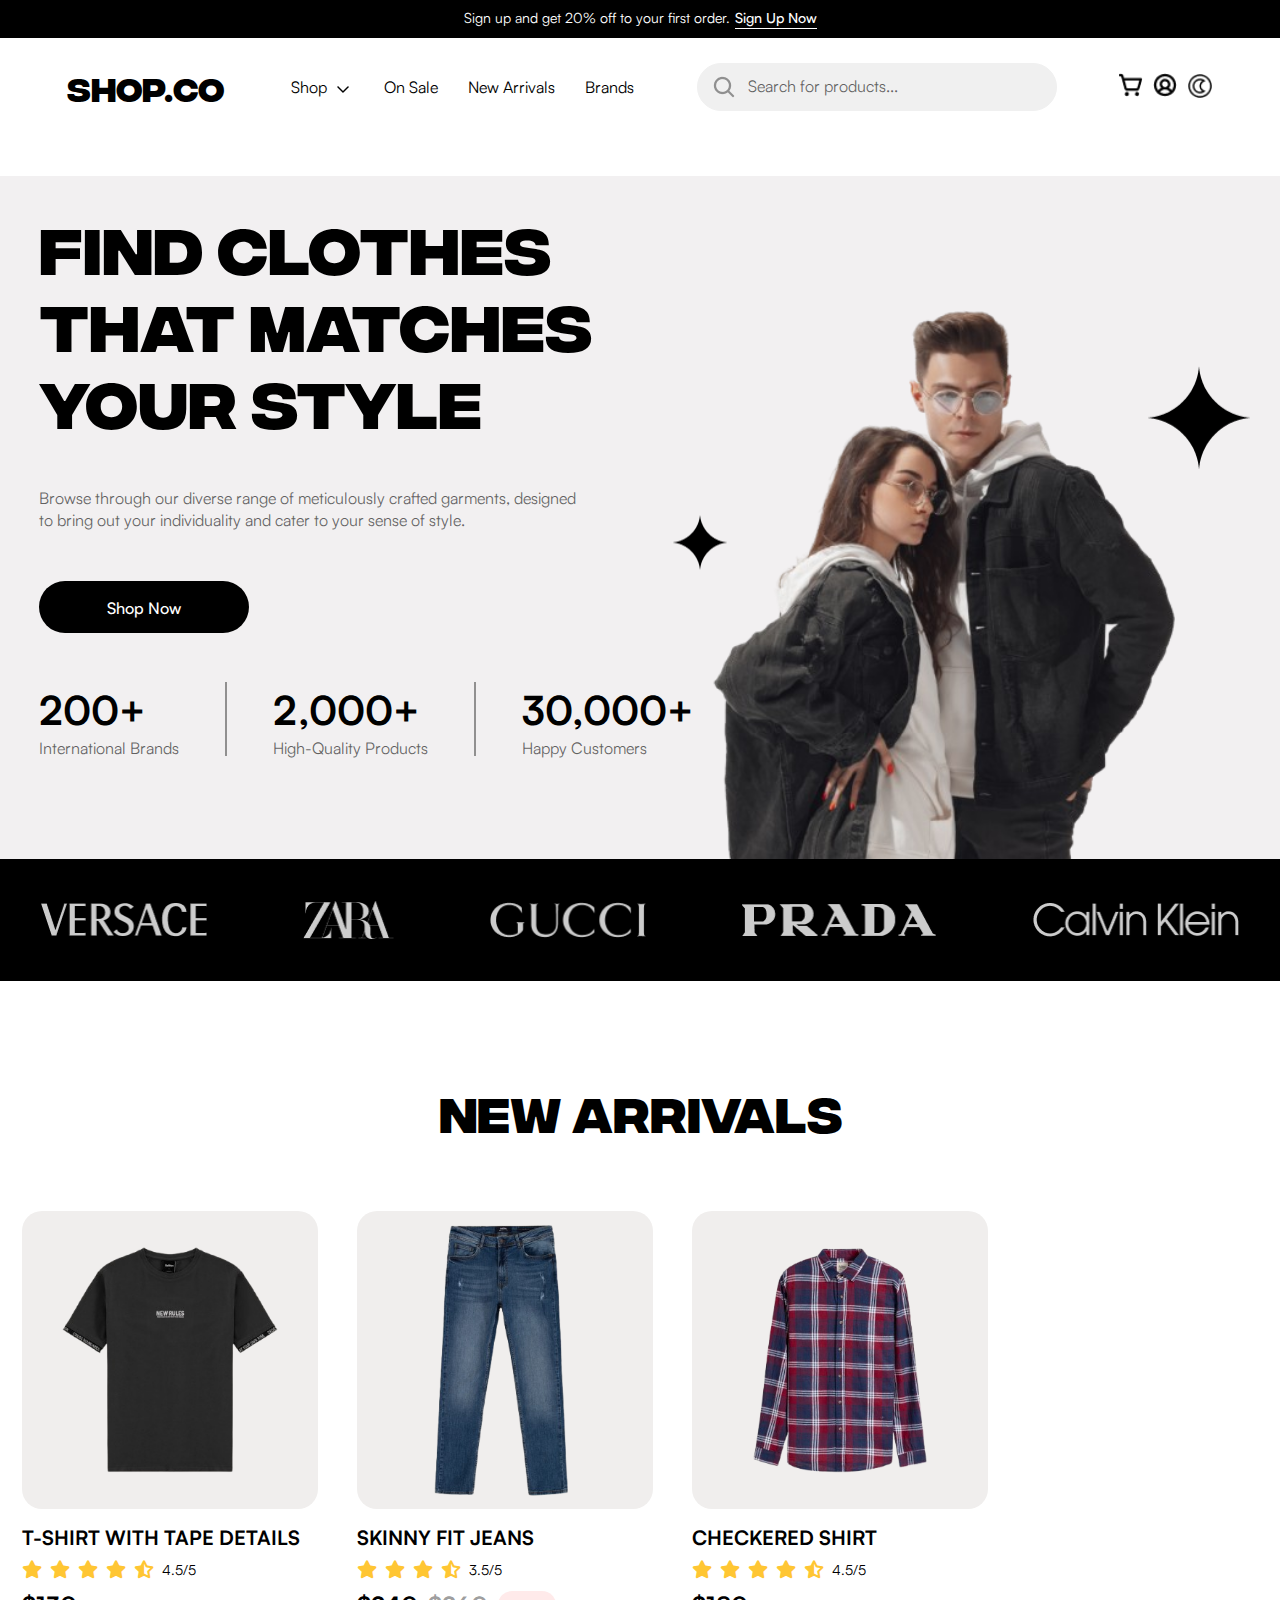
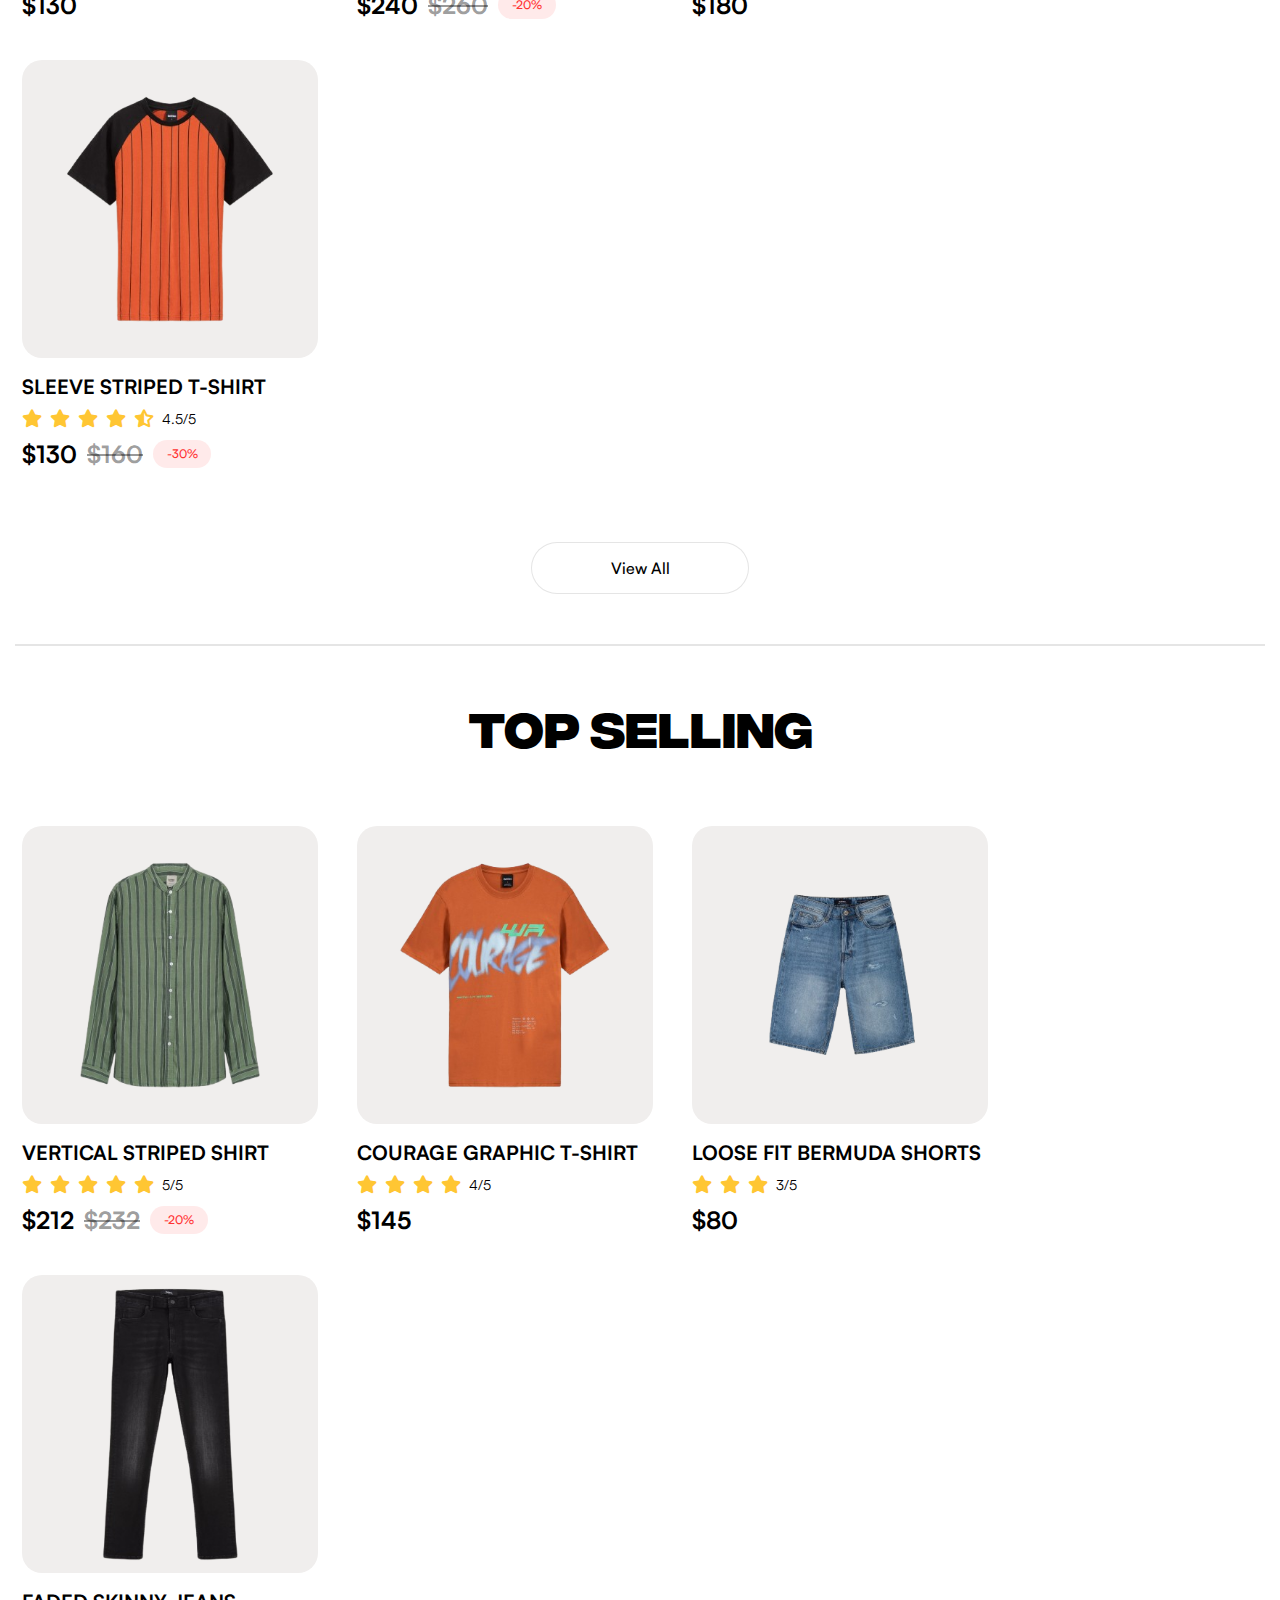
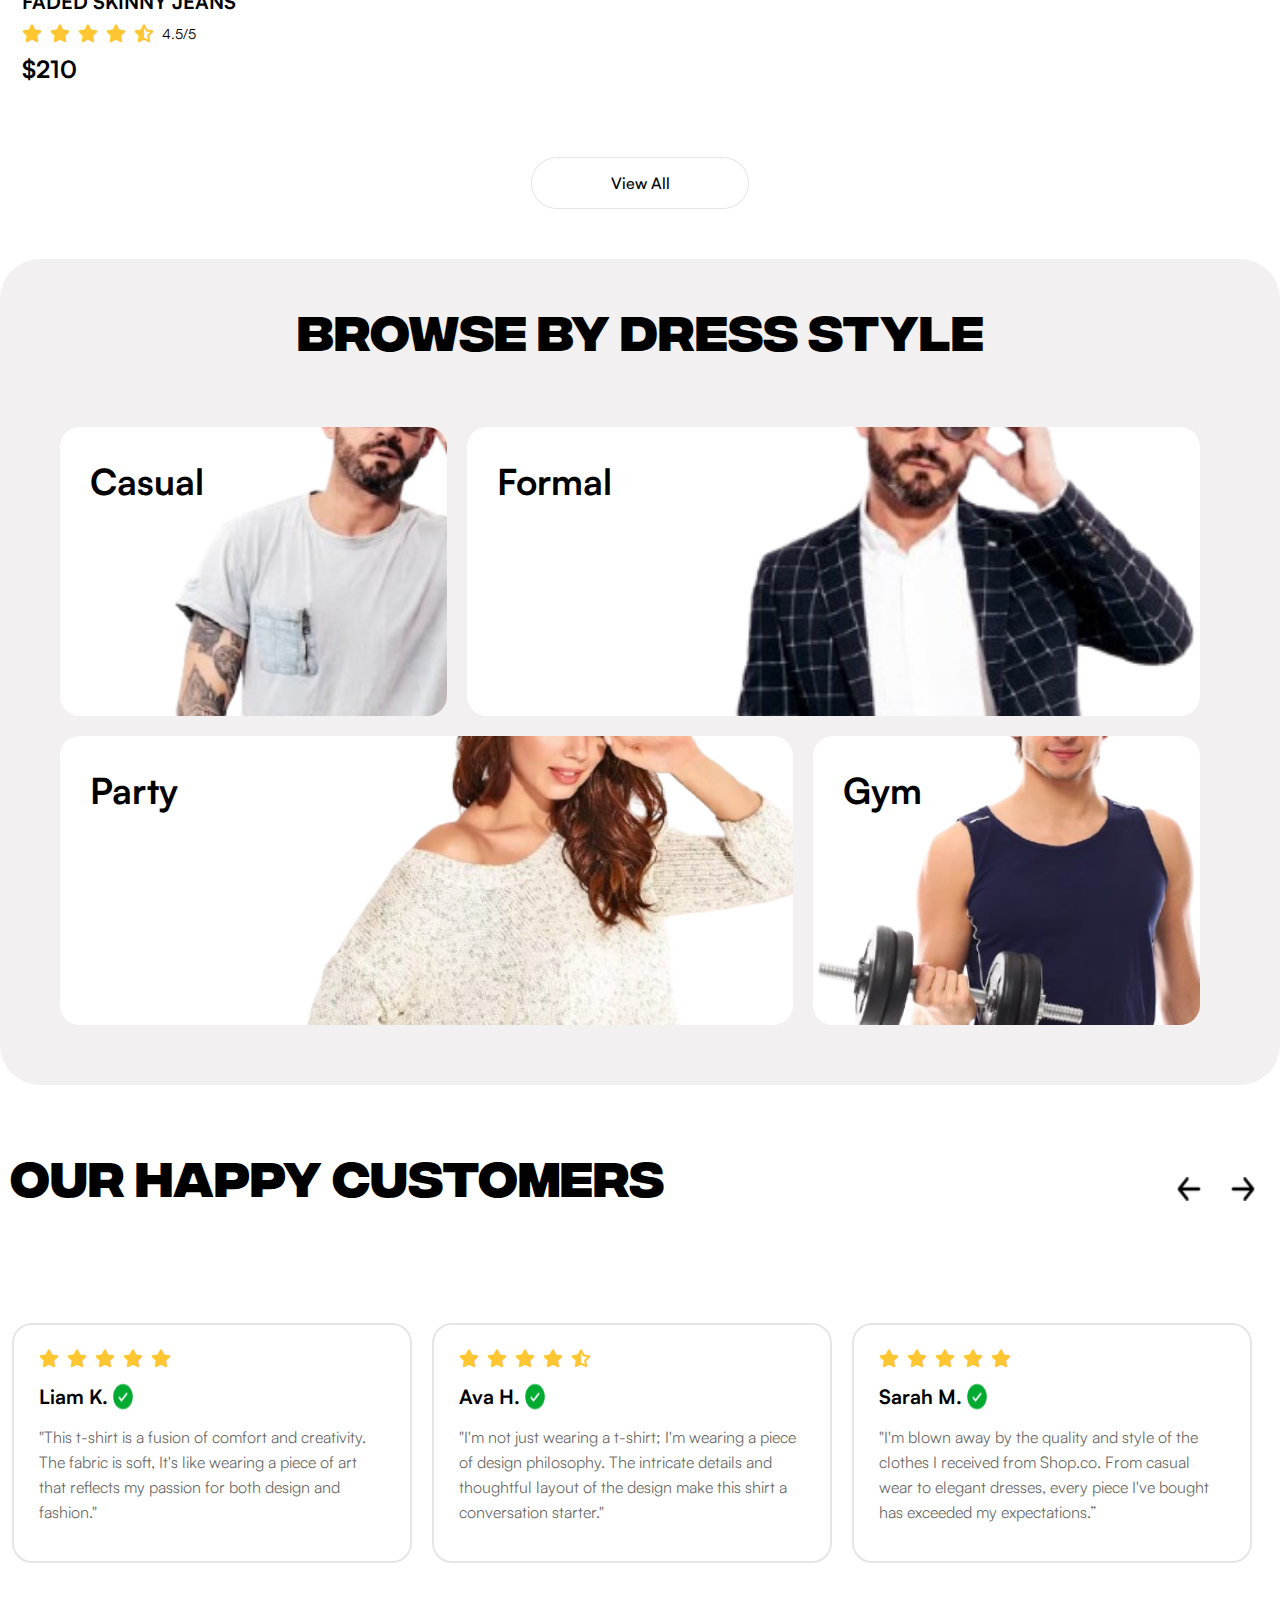
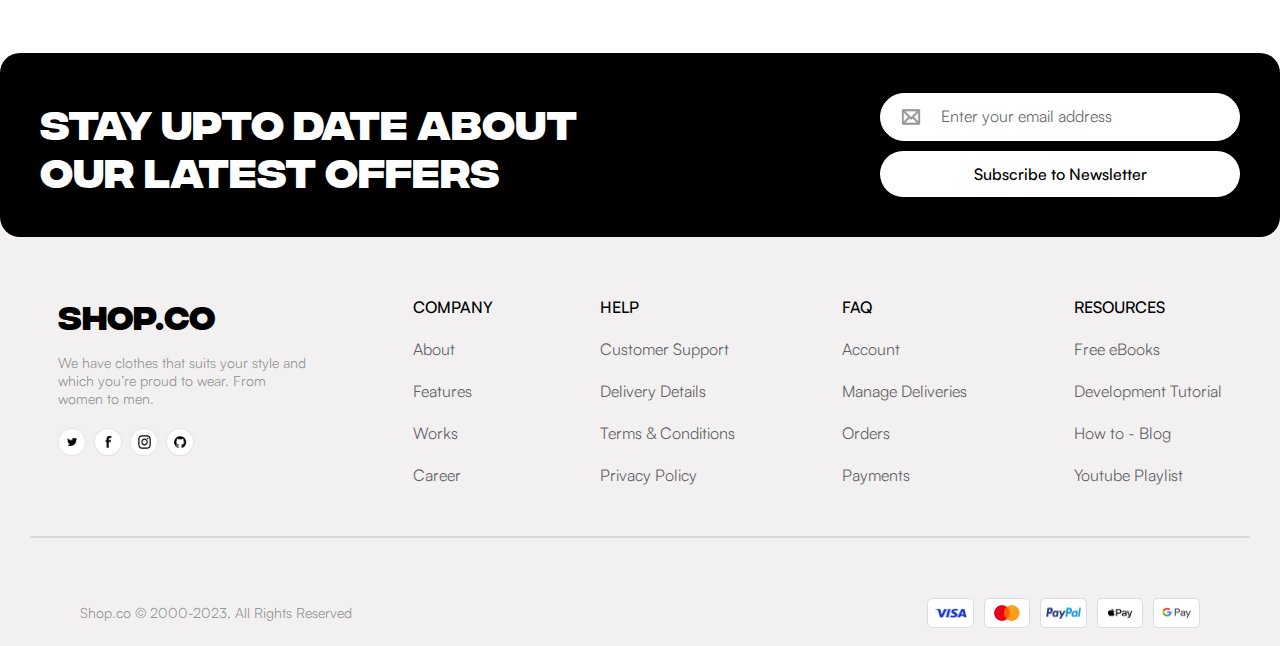
<file: index.html>
<!DOCTYPE html>
<html lang="en">

<head>
    <meta charset="UTF-8">
    <meta name="viewport" content="width=device-width, initial-scale=1.0">
    <meta http-equiv="refresh" content="0; url=home.html">
    <title>Index</title>
</head>

<body>
</body>

</html>
</file>
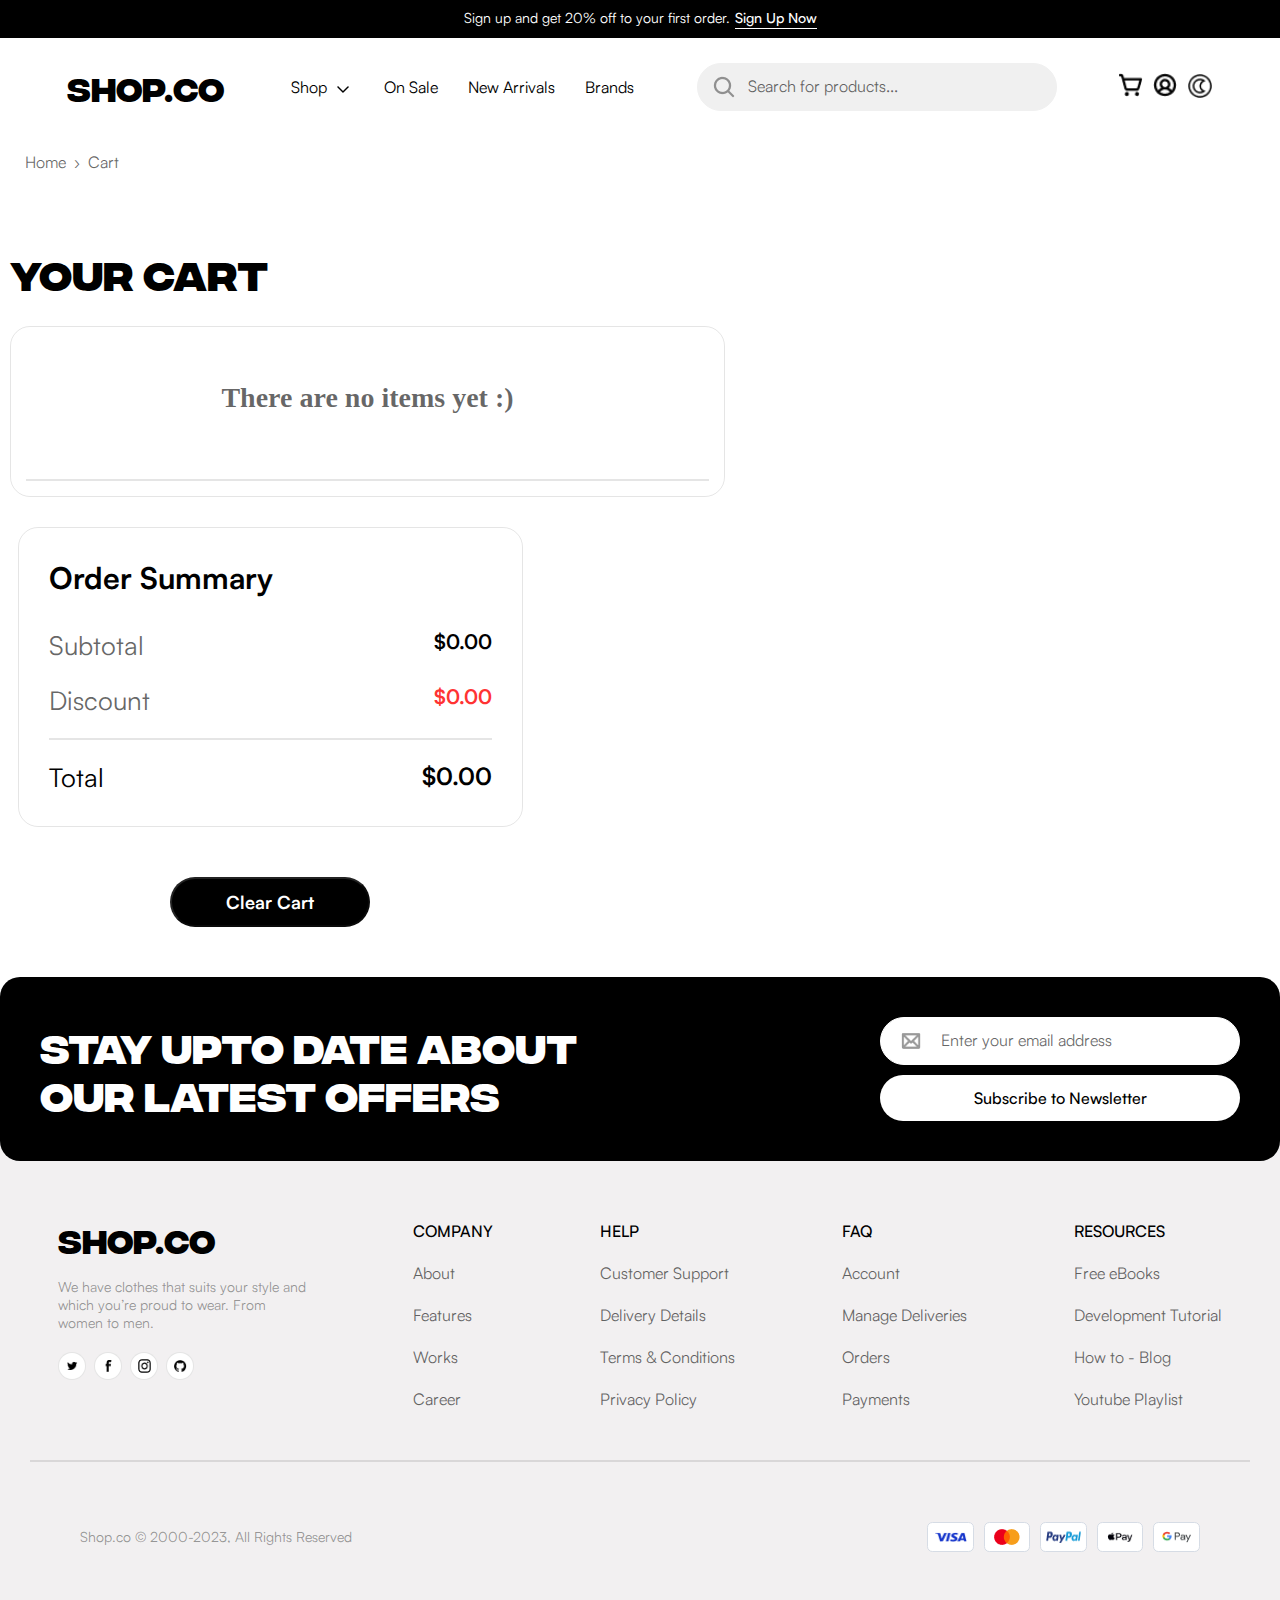
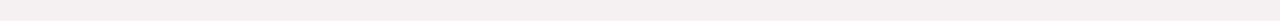
<file: cart.html>
<!DOCTYPE html>
<html lang="en">

<head>
    <meta charset="UTF-8">
    <meta name="viewport" content="width=device-width, initial-scale=1.0">
    <title>Cart Page</title>
    <link rel="styleSheet" href="style.css" />
    <link rel="stylesheet" href="https://cdnjs.cloudflare.com/ajax/libs/font-awesome/6.5.0/css/all.min.css">
</head>

<body>
    <!----------------------------------------------------SECTION 1 NAV BAR------------------------------------------------------------ -->

    <div class="navBarSection">
        <div class="signUpNow">
            <span class="Spantext">
                <p class="signUpText">Sign up and get 20% off to your first order.</p><a href="#"
                    class="signUpNowA">Sign Up Now</a>
            </span>
        </div>

        <div class="shopCo">
            <p class="shopCoText">SHOP.CO</p>
            <div class="navBar">
                <div class="dropdown">
                    <a href="shop.html">Shop <img src="Icons/dropDownMenu.png" class="arrowImage"></a>
                    <div class="dropdownContent">
                        <a href="shopMen.html">Men</a>
                        <a href="shopWomen.html">Women</a>
                    </div>
                </div>
                <a href="onSale.html">On Sale</a>
                <a href="newArrivals.html">New Arrivals</a>
                <a href="#">Brands</a>
            </div>
            <form>
                <input type="text" id="search" class="FormInput" placeholder="Search for products..." />
            </form>
            <div class="cartAndProfileIcon">
                <a href="cart.html"><img src="Icons/cart.png" class="iconFilter" /></a>
                <img src="Icons/profile.png" class="iconFilter" />
                <button id="themeToggle"><img src="Icons/light_mode.png" class="iconFilter mode"></button>
            </div>

        </div>
    </div>

    <div class="breadcrumb" id="breadcrumb"></div>

    <!----------------------------------------------------SECTION 2 YOUR CART----------------------------------------------------------- -->
    <div class="yourCartBigDiv">
        <p class="yourCartHead">Your cart</p>
        <div class="cartListAndOrderSummry">

            <div class="cartListDiv">
                <div class="cartItem">
                    <div class="itemDetails">
                        <img class="itemImage" src="" />
                        <div class="itemDetailsText">
                            <div class="titlesItem">
                                <p class="itemName"></p>

                                <p class="itemSize">
                                    <span class="itemSizeLable">Size: </span>
                                    <span class="itemSizeValue"></span>
                                </p>

                                <p class="itemType">
                                    <span class="itemTypeLable">Type: </span>
                                    <span class="itemTypeValue"></span>
                                </p>
                            </div>
                            <p class="priceInfoCart"></p>
                        </div>
                    </div>

                    <div class="deleteAndIncrementItem">
                        <button class="deletebtn"><img src="Icons/deleteItem.png" width="30px" height="30px"></button>
                        <div class="counterForProductCart">
                            <img class="minusProduct" src="Icons/minus.png" width="24px" height="24px" />
                            <p class="counterNumber">1</p>
                            <img class="plusProduct" src="Icons/plus.png" width="24px" height="24px" />
                        </div>
                    </div>
                </div>
                <div class="borderSummry"></div>
            </div>

            <div class="orderSummryDivAndClearBtn">
                <div class="orderSummryDiv">
                    <p class="orderSummryHead">Order Summary</p>

                    <div class="feesSummary">
                        <p class="subtotal">Subtotal</p>
                        <p class="subTotalValue"></p>
                    </div>

                    <div class="feesSummary">
                        <p class="discountSummary">Discount</p>
                        <p class="discountValue"></p>
                    </div>

                    <div class="borderSummry"></div>

                    <div class="feesSummary">
                        <p class="totalSummary">Total</p>
                        <p class="totalValue"></p>
                    </div>

                </div>
                <button class="clearcart">Clear Cart</button>
            </div>
        </div>
    </div>
    <!---------------------------------------------------SECTION 7 LAST SECTION---------------------------------------------------------- -->

    <div class="lastSection">
        <div class="stayUpToDateBigDiv">
            <p class="stayUpToDateTitle">STAY UPTO DATE ABOUT<br> OUR LATEST OFFERS</p>
            <div class="fieldsButtons">
                <form>
                    <input type="email" id="email" class="FormInput2" placeholder="Enter your email address" />
                </form>
                <a href="#" class="subscribeButton">Subscribe to Newsletter</a>
            </div>
        </div>
        <div class="aboutShopCo">
            <div class="aboutTitles">

                <div class="aboutSmallDiv shopCoSmallDiv">
                    <p class="shopCoText">SHOP.CO</p>
                    <p class="shopCoSmallDivTitle">We have clothes that suits your style and<br>
                        which you’re proud to wear. From<br>women to men.</p>
                    <div class="socialIcons">
                        <div class="divIcons"><img src="Icons/twitterIcon.png" width="11.17px" height="9.03px"></div>
                        <div class="divIcons"><img src="Icons/FacebookIcon.png" width="6.32px" height="12.17px"></div>
                        <div class="divIcons"><img src="Icons/instagramIcon.png" width="13.55px" height="13.55px"></div>
                        <div class="divIcons"><img src="Icons/github.png" width="12.96px" height="12.65px"></div>
                    </div>
                </div>

                <div class="aboutSmallDiv companySmallDiv">
                    <p class="head">Company</p>
                    <a href="">About</a>
                    <a href="">Features</a>
                    <a href="">Works</a>
                    <a href="">Career</a>
                </div>

                <div class="aboutSmallDiv HelpSmallDiv">
                    <p class="head">Help</p>
                    <a href="">Customer Support</a>
                    <a href="">Delivery Details</a>
                    <a href="">Terms & Conditions</a>
                    <a href="">Privacy Policy</a>
                </div>

                <div class="aboutSmallDiv faqSmallDiv">
                    <p class="head">faq</p>
                    <a href="">Account</a>
                    <a href="">Manage Deliveries</a>
                    <a href="">Orders</a>
                    <a href="">Payments</a>
                </div>

                <div class="aboutSmallDiv resourcesSmallDiv">
                    <p class="head">Resources</p>
                    <a href="">Free eBooks</a>
                    <a href="">Development Tutorial</a>
                    <a href="">How to - Blog</a>
                    <a href="">Youtube Playlist</a>
                </div>
            </div>

            <div class="borderBottom2"></div>

            <div class="copyRightAndPaymentOptions">
                <p class="copyRightText">Shop.co © 2000-2023, All Rights Reserved</p>
                <div class="paymentOptions">
                    <div class="paymentOptionsCon"><img src="Icons/Visa.png" width="32.54px" height="10.51px"></div>
                    <div class="paymentOptionsCon"><img src="Icons/Mastercard.png" width="25.38px" height="15.69px">
                    </div>
                    <div class="paymentOptionsCon"><img src="Icons/Paypal.png" width="34.55px" height="11.21px"></div>
                    <div class="paymentOptionsCon"><img src="Icons/PayBlack.png" width="26.41px" height="10.51px"
                            class="PayBlack"></div>
                    <div class="paymentOptionsCon"><img src="Icons/GooglePay.png" width="28.56px" height="11.21px"
                            class="GooglePay"></div>
                </div>
            </div>
        </div>
    </div>

    <!----------------------------------------------------------------------------------------------------------------------------------- -->
    <script src="script.js"></script>
</body>

</html>
</file>
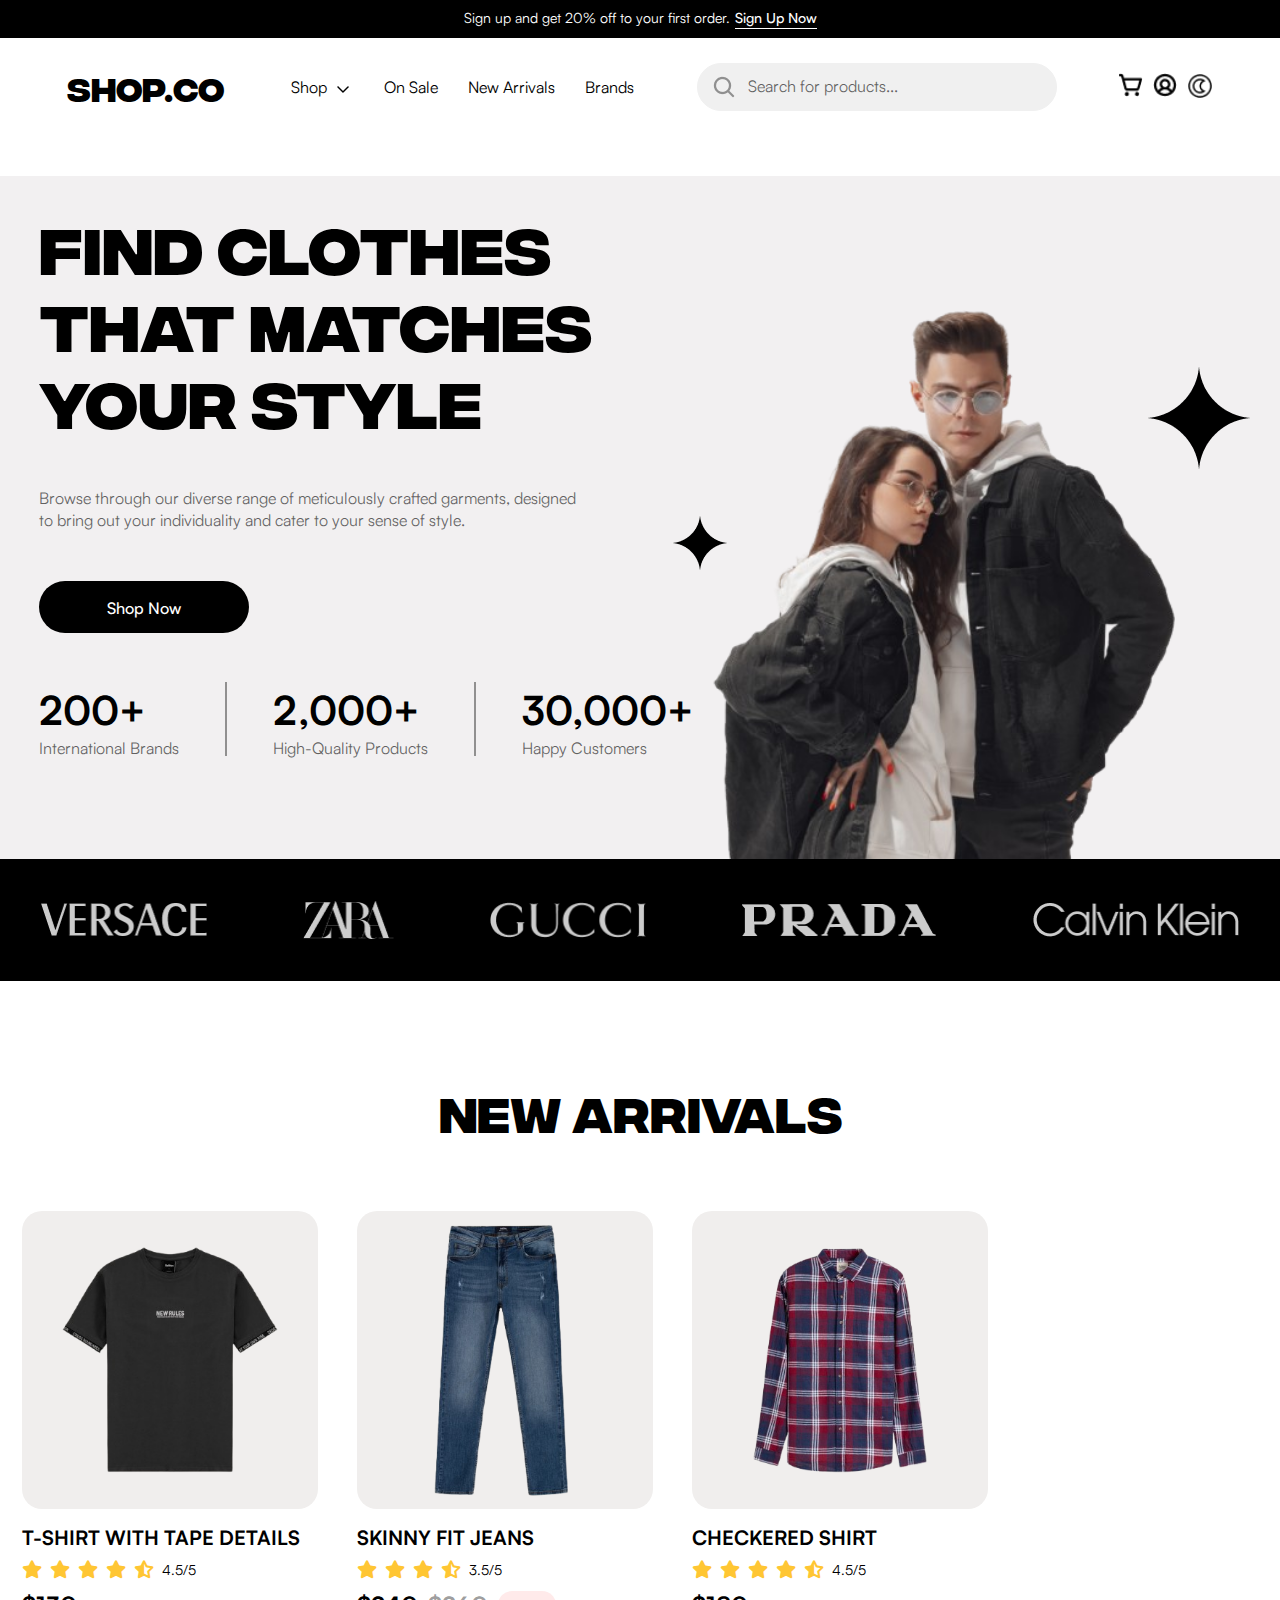
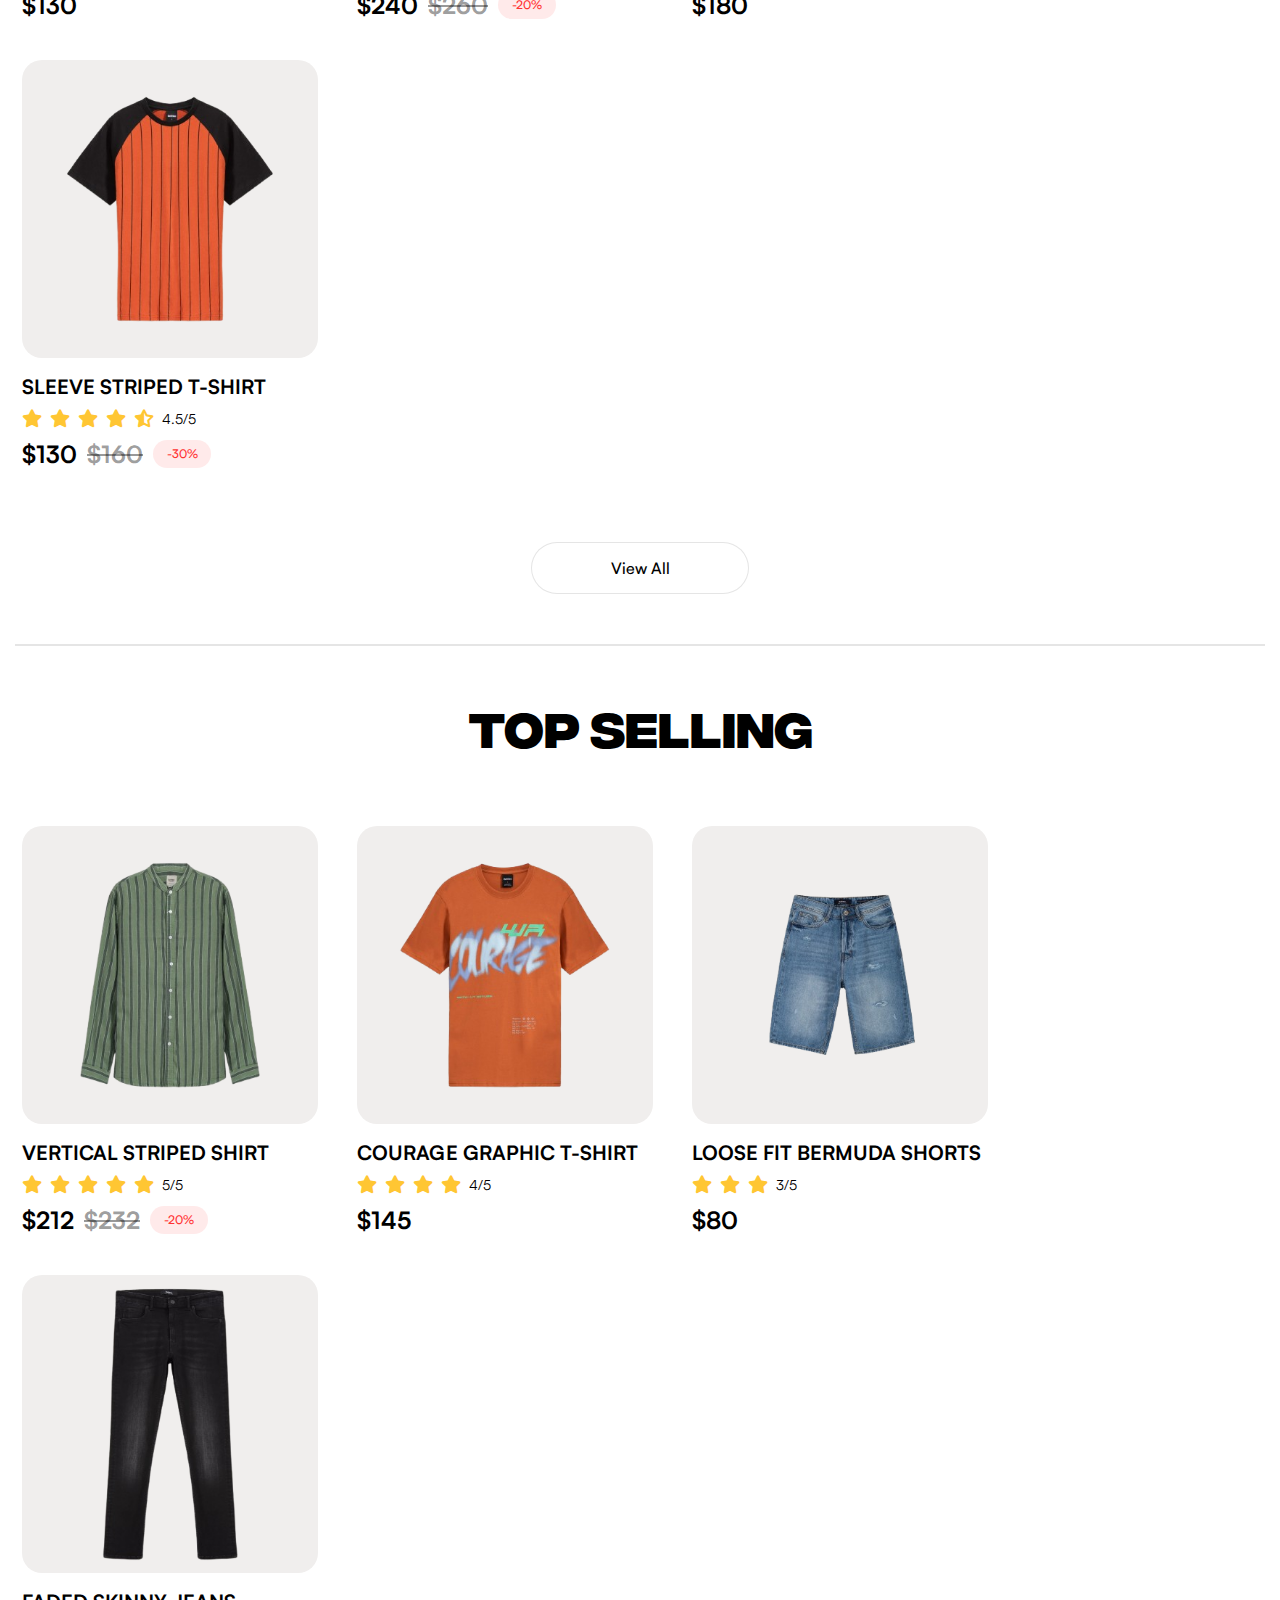
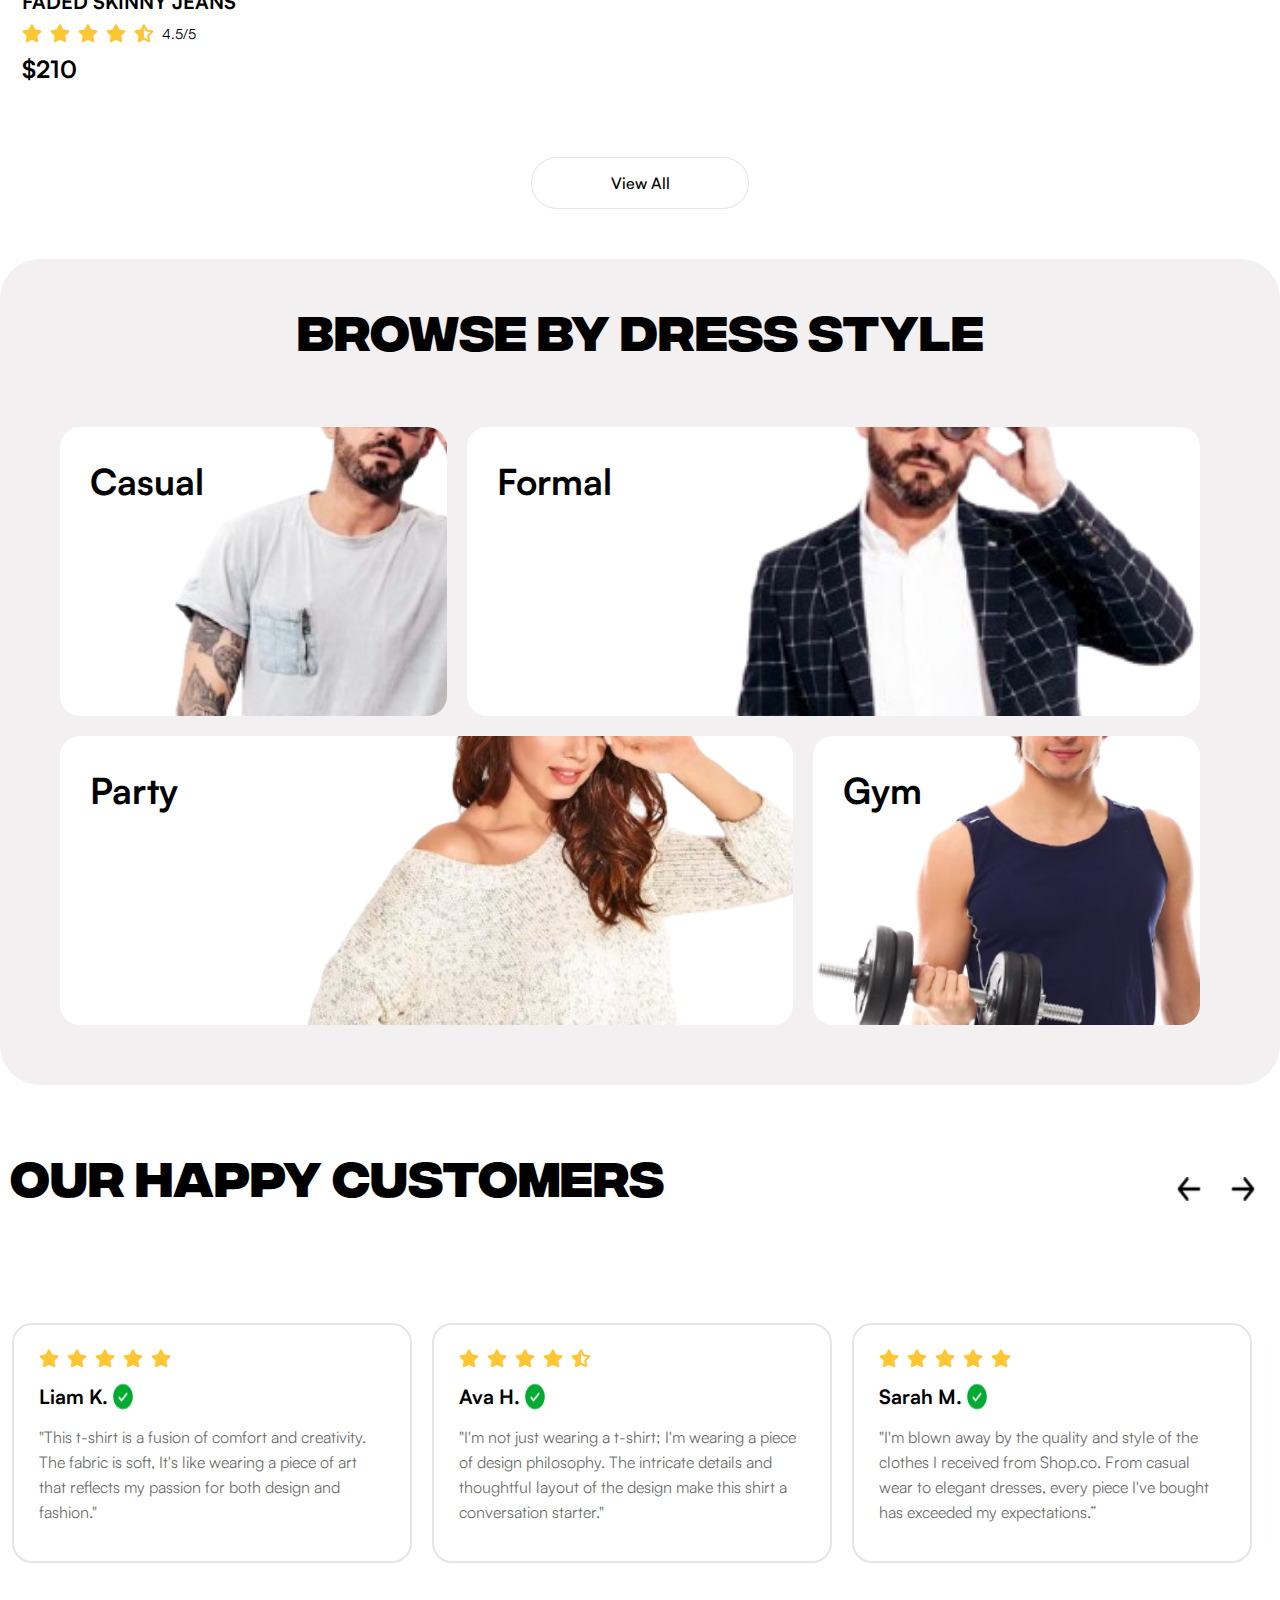
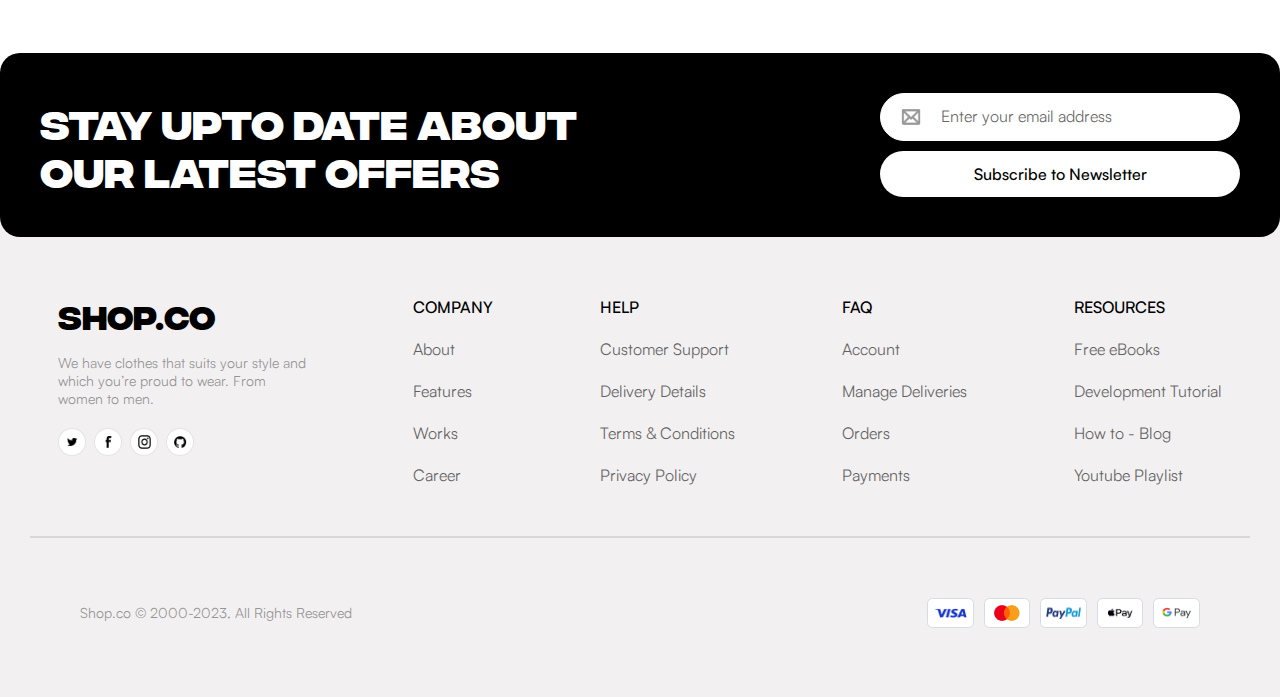
<file: home.html>
<!DOCTYPE html>
<html lang="en">

<head>
    <meta charset="UTF-8">
    <meta name="viewport" content="width=device-width, initial-scale=1.0">
    <title>Home Page</title>
    <link rel="styleSheet" href="style.css" />
    <link rel="stylesheet" href="https://cdnjs.cloudflare.com/ajax/libs/font-awesome/6.5.0/css/all.min.css">
</head>

<body>
    <!----------------------------------------------------SECTION 1 NAV BAR------------------------------------------------------------ -->

    <div class="navBarSection">
        <div class="signUpNow">
            <span class="Spantext">
                <p class="signUpText">Sign up and get 20% off to your first order.</p><a href="#"
                    class="signUpNowA">Sign Up Now</a>
            </span>
        </div>

        <div class="shopCo">
            <p class="shopCoText">SHOP.CO</p>
            <div class="navBar">
                <div class="dropdown">
                    <a href="shop.html">Shop <img src="Icons/dropDownMenu.png" class="arrowImage"></a>
                    <div class="dropdownContent">
                        <a href="shopMen.html">Men</a>
                        <a href="shopWomen.html">Women</a>
                    </div>
                </div>
                <a href="onSale.html">On Sale</a>
                <a href="newArrivals.html">New Arrivals</a>
                <a href="#">Brands</a>
            </div>
            <form>
                <input type="text" id="search" class="FormInput" placeholder="Search for products..." />
            </form>
            <div class="cartAndProfileIcon">
                <a href="cart.html"><img src="Icons/cart.png" class="iconFilter" /></a>
                <img src="Icons/profile.png" class="iconFilter" />
                <button id="themeToggle"><img src="Icons/light_mode.png" class="iconFilter mode"></button>
            </div>

        </div>
    </div>

    <div class="breadcrumb" id="breadcrumb"></div>

    <!---------------------------------------------------SECTION 2 FIND CLOTHES-------------------------------------------------------- -->

    <div class="findClothesBigDiv">
        <div class="findClothesTexts">
            <p class="findClothesHead">FIND CLOTHES<br>THAT MATCHES<br> YOUR STYLE</p>
            <p class="findClothesPara">Browse through our diverse range of meticulously crafted garments, designed
                <br>to bring out your individuality and cater to your sense of style.
            </p>
            <a href="shop.html" class="shopNowButton">Shop Now</a>

            <div class="numberRows">
                <div class="bigNumberAndTitle">
                    <p class="bigNumber">200+</p>
                    <p class="titleNumber">International Brands</p>
                </div>

                <div class="borderLeft"></div>

                <div class="bigNumberAndTitle">
                    <p class="bigNumber">2,000+</p>
                    <p class="titleNumber">High-Quality Products</p>
                </div>

                <div class="borderLeft"></div>

                <div class="bigNumberAndTitle">
                    <p class="bigNumber">30,000+</p>
                    <p class="titleNumber">Happy Customers</p>
                </div>
            </div>
        </div>
        <div class="bigImage">
            <img src="Images/smallStar.png" class="smallStarPos" />
            <img src="Images/bigImage.png" class="clotheImage" />
            <img src="Images/bigStar.png" class="bigStarPos" />
        </div>
    </div>
    <div class="logos">
        <img src="Images/versace.png" class="versace">
        <img src="Images/zara.png" class="zara">
        <img src="Images/gucci.png" class="gucci">
        <img src="Images/prada.png" class="prada">
        <img src="Images/calvinKlein.png" class="calvinKlein">
    </div>

    <!---------------------------------------------------SECTION 3 NEW ARRIVALS-------------------------------------------------------- -->

    <div class="Section3and4">
        <p class="newArrivalHead">NEW ARRIVALS</p>
        <div class="clothesImages">
            <a href="productInfo.html">
                <div class="arrivalsImagesBigDiv" data-id="1">
                    <div class="arrivalsImagesDiv">
                        <img src="Images/black_t-shirt.png" />

                    </div>
                    <div class="imagesInfo">
                        <p class="titleInfo">T-SHIRT WITH TAPE DETAILS</p>
                        <div class="stars">
                            <i class="fa-solid fa-star" style="color: #FFC633;"></i>
                            <i class="fa-solid fa-star" style="color: #FFC633;"></i>
                            <i class="fa-solid fa-star" style="color: #FFC633;"></i>
                            <i class="fa-solid fa-star" style="color: #FFC633;"></i>
                            <i class="fa-solid fa-star-half-stroke" style="color: #FFC633;"></i>
                            <span class="ratingNumber">4.5/5</span>
                        </div>
                        <p class="priceInfo">$130</p>
                    </div>
                </div>
            </a>

            <a href="productInfo.html">
                <div class="arrivalsImagesBigDiv" data-id="2">
                    <div class="arrivalsImagesDiv">
                        <img src="Images/jeans.png" />
                    </div>
                    <div class="imagesInfo">
                        <p class="titleInfo">SKINNY FIT JEANS</p>
                        <div class="stars">
                            <i class="fa-solid fa-star" style="color: #FFC633;"></i>
                            <i class="fa-solid fa-star" style="color: #FFC633;"></i>
                            <i class="fa-solid fa-star" style="color: #FFC633;"></i>
                            <i class="fa-solid fa-star-half-stroke" style="color: #FFC633;"></i>
                            <span class="ratingNumber">3.5/5</span>
                        </div>
                        <div class="priceDiv">
                            <p class="priceInfo">$240</p>
                            <p class="oldPreice">$260</p>
                            <p class="discount">-20%</p>
                        </div>
                    </div>
                </div>
            </a>

            <a href="productInfo.html">
                <div class="arrivalsImagesBigDiv" data-id="3">
                    <div class="arrivalsImagesDiv">
                        <img src="Images/colorfulshirt.png" />
                    </div>
                    <div class="imagesInfo">
                        <p class="titleInfo">CHECKERED SHIRT</p>
                        <div class="stars">
                            <i class="fa-solid fa-star" style="color: #FFC633;"></i>
                            <i class="fa-solid fa-star" style="color: #FFC633;"></i>
                            <i class="fa-solid fa-star" style="color: #FFC633;"></i>
                            <i class="fa-solid fa-star" style="color: #FFC633;"></i>
                            <i class="fa-solid fa-star-half-stroke" style="color: #FFC633;"></i>
                            <span class="ratingNumber">4.5/5</span>
                        </div>
                        <p class="priceInfo">$180</p>
                    </div>
                </div>
            </a>

            <a href="productInfo.html">
                <div class="arrivalsImagesBigDiv" data-id="4">
                    <div class="arrivalsImagesDiv">
                        <img src="Images/sportShirt.png" />
                    </div>
                    <div class="imagesInfo">
                        <p class="titleInfo">SLEEVE STRIPED T-SHIRT</p>
                        <div class="stars">
                            <i class="fa-solid fa-star" style="color: #FFC633;"></i>
                            <i class="fa-solid fa-star" style="color: #FFC633;"></i>
                            <i class="fa-solid fa-star" style="color: #FFC633;"></i>
                            <i class="fa-solid fa-star" style="color: #FFC633;"></i>
                            <i class="fa-solid fa-star-half-stroke" style="color: #FFC633;"></i>
                            <span class="ratingNumber">4.5/5</span>
                        </div>
                        <div class="priceDiv">
                            <p class="priceInfo">$130</p>
                            <p class="oldPreice">$160</p>
                            <p class="discount">-30%</p>
                        </div>
                    </div>
                </div>
            </a>
        </div>
        <a href="newArrivals.html" class="viewAllButton">View All</a>

        <div class="borderBottom1"></div>
    </div>

    <!---------------------------------------------------SECTION 4 TOP SELLING--------------------------------------------------------- -->

    <div class="Section3and4">
        <p class="newArrivalHead">TOP SELLING</p>
        <div class="clothesImages">

            <a href="productInfo.html">
                <div class="arrivalsImagesBigDiv" data-id="13">
                    <div class="arrivalsImagesDiv">
                        <img src="Images/greenShirt.png" />

                    </div>
                    <div class="imagesInfo">
                        <p class="titleInfo">VERTICAL STRIPED SHIRT</p>
                        <div class="stars">
                            <i class="fa-solid fa-star" style="color: #FFC633;"></i>
                            <i class="fa-solid fa-star" style="color: #FFC633;"></i>
                            <i class="fa-solid fa-star" style="color: #FFC633;"></i>
                            <i class="fa-solid fa-star" style="color: #FFC633;"></i>
                            <i class="fa-solid fa-star" style="color: #FFC633;"></i>
                            <span class="ratingNumber">5/5</span>
                        </div>
                        <div class="priceDiv">
                            <p class="priceInfo">$212</p>
                            <p class="oldPreice">$232</p>
                            <p class="discount">-20%</p>
                        </div>
                    </div>
                </div>
            </a>

            <a href="productInfo.html">
                <div class="arrivalsImagesBigDiv" data-id="14">
                    <div class="arrivalsImagesDiv">
                        <img src="Images/orangeShirt.png" />

                    </div>
                    <div class="imagesInfo">
                        <p class="titleInfo">COURAGE GRAPHIC T-SHIRT</p>
                        <div class="stars">
                            <i class="fa-solid fa-star" style="color: #FFC633;"></i>
                            <i class="fa-solid fa-star" style="color: #FFC633;"></i>
                            <i class="fa-solid fa-star" style="color: #FFC633;"></i>
                            <i class="fa-solid fa-star" style="color: #FFC633;"></i>
                            <span class="ratingNumber">4/5</span>
                        </div>
                        <p class="priceInfo">$145</p>
                    </div>
                </div>
            </a>

            <a href="productInfo.html">
                <div class="arrivalsImagesBigDiv" data-id="15">
                    <div class="arrivalsImagesDiv">
                        <img src="Images/shortjeans.png" />

                    </div>
                    <div class="imagesInfo">
                        <p class="titleInfo">LOOSE FIT BERMUDA SHORTS</p>
                        <div class="stars">
                            <i class="fa-solid fa-star" style="color: #FFC633;"></i>
                            <i class="fa-solid fa-star" style="color: #FFC633;"></i>
                            <i class="fa-solid fa-star" style="color: #FFC633;"></i>
                            <span class="ratingNumber">3/5</span>
                        </div>
                        <p class="priceInfo">$80</p>
                    </div>
                </div>
            </a>

            <a href="productInfo.html">
                <div class="arrivalsImagesBigDiv" data-id="16">
                    <div class="arrivalsImagesDiv">
                        <img src="Images/blackJeans.png" />

                    </div>
                    <div class="imagesInfo">
                        <p class="titleInfo">FADED SKINNY JEANS</p>
                        <div class="stars">
                            <i class="fa-solid fa-star" style="color: #FFC633;"></i>
                            <i class="fa-solid fa-star" style="color: #FFC633;"></i>
                            <i class="fa-solid fa-star" style="color: #FFC633;"></i>
                            <i class="fa-solid fa-star" style="color: #FFC633;"></i>
                            <i class="fa-solid fa-star-half-stroke" style="color: #FFC633;"></i>
                            <span class="ratingNumber">4.5/5</span>
                        </div>
                        <p class="priceInfo">$210</p>
                    </div>
                </div>
            </a>

        </div>
        <a href="onSale.html" class="viewAllButton">View All</a>
    </div>

    <!---------------------------------------------------SECTION 5 BROWSE DRSS STYLE--------------------------------------------------- -->

    <div class="browseDressStyleSection">

        <p class="browseDressStyleHead">BROWSE BY DRESS STYLE</p>

        <div class="casualFormalPartGymDiv">

            <div class="textAndImageBigDiv casualDiv">
                <p class="textBrowsw">Casual</p>
                <a href="#"><img src="Images/casualImage.png" class="casualImage" /></a>
            </div>

            <div class="textAndImageBigDiv formalDiv">
                <p class="textBrowsw">Formal</p>
                <a href="#"><img src="Images/formalImage.png" class="formalImage" /></a>
            </div>

            <div class="textAndImageBigDiv partyDiv">
                <p class="textBrowsw">Party</p>
                <a href="#"><img src="Images/partImage.png" class="partImage" /></a>
            </div>

            <div class="textAndImageBigDiv gymDiv">
                <p class="textBrowsw">Gym</p>
                <a href="#"><img src="Images/gymImage.png" class="gymImage" /></a>
            </div>

        </div>
    </div>

    <!---------------------------------------------------SECTION 6 CUSTOMERS------------------------------------------------------------ -->

    <div class="customersSection">
        <div class="customersHead">
            <p class="customerTitle">OUR HAPPY CUSTOMERS</p>
            <div class="arrows">
                <div class="circleCustomers"><img src="Icons/back_arrow.png" id="backBtn" class="arrow" /></div>
                <div class="circleCustomers"><img src="Icons/next_arrow.png" id="nextBtn" class="arrow" /></div>
            </div>
        </div>
        <div class="cardsBigDiv">

            <a href="reviews.html">
                <div class="card">
                    <div class="stars">
                        <i class="fa-solid fa-star" style="color: #FFC633;"></i>
                        <i class="fa-solid fa-star" style="color: #FFC633;"></i>
                        <i class="fa-solid fa-star" style="color: #FFC633;"></i>
                        <i class="fa-solid fa-star" style="color: #FFC633;"></i>
                        <i class="fa-solid fa-star" style="color: #FFC633;"></i>
                    </div>
                    <div class="textAndGreeendiv">
                        <p class="customerName">Liam K.</p>
                        <img src="Icons/greenSign.png" />
                    </div>
                    <p class="customerPara">"This t-shirt is a fusion of comfort and creativity. The fabric is soft,
                        It's like wearing a piece of art that
                        reflects my passion for both design and fashion."
                    </p>
                </div>
            </a>
            <a href="reviews.html">
                <div class="card">
                    <div class="stars">
                        <i class="fa-solid fa-star" style="color: #FFC633;"></i>
                        <i class="fa-solid fa-star" style="color: #FFC633;"></i>
                        <i class="fa-solid fa-star" style="color: #FFC633;"></i>
                        <i class="fa-solid fa-star" style="color: #FFC633;"></i>
                        <i class="fa-solid fa-star-half-stroke" style="color: #FFC633;"></i>
                    </div>
                    <div class="textAndGreeendiv">
                        <p class="customerName">Ava H.</p>
                        <img src="Icons/greenSign.png" />
                    </div>
                    <p class="customerPara">"I'm not just wearing a t-shirt; I'm wearing a piece of design
                        philosophy.
                        The intricate details and thoughtful layout of the design make this shirt a conversation
                        starter."
                    </p>
                </div>
            </a>
            <a href="reviews.html">
                <div class="card">
                    <div class="stars">
                        <i class="fa-solid fa-star" style="color: #FFC633;"></i>
                        <i class="fa-solid fa-star" style="color: #FFC633;"></i>
                        <i class="fa-solid fa-star" style="color: #FFC633;"></i>
                        <i class="fa-solid fa-star" style="color: #FFC633;"></i>
                        <i class="fa-solid fa-star" style="color: #FFC633;"></i>
                    </div>
                    <div class="textAndGreeendiv">
                        <p class="customerName">Sarah M.</p>
                        <img src="Icons/greenSign.png" />
                    </div>
                    <p class="customerPara">"I'm blown away by the quality and style of the
                        clothes I received from Shop.co. From casual
                        wear to elegant dresses, every piece I've bought<br>
                        has exceeded my expectations.”</p>
                </div>
            </a>
            <a href="reviews.html">
                <div class="card">
                    <div class="stars">
                        <i class="fa-solid fa-star" style="color: #FFC633;"></i>
                        <i class="fa-solid fa-star" style="color: #FFC633;"></i>
                        <i class="fa-solid fa-star" style="color: #FFC633;"></i>
                        <i class="fa-solid fa-star" style="color: #FFC633;"></i>
                        <i class="fa-solid fa-star-half-stroke" style="color: #FFC633;"></i>
                    </div>
                    <div class="textAndGreeendiv">
                        <p class="customerName">Alex K.</p>
                        <img src="Icons/greenSign.png" />
                    </div>
                    <p class="customerPara">
                        "Finding clothes that align with my personal style used to be a challenge until I discovered
                        Shop.co.
                        The range of options they offer is truly remarkable."
                    </p>
                </div>
            </a>
            <a href="reviews.html">
                <div class="card">
                    <div class="stars">
                        <i class="fa-solid fa-star" style="color: #FFC633;"></i>
                        <i class="fa-solid fa-star" style="color: #FFC633;"></i>
                        <i class="fa-solid fa-star" style="color: #FFC633;"></i>
                        <i class="fa-solid fa-star" style="color: #FFC633;"></i>
                        <i class="fa-solid fa-star-half-stroke" style="color: #FFC633;"></i>
                    </div>
                    <div class="textAndGreeendiv">
                        <p class="customerName">James L.</p>
                        <img src="Icons/greenSign.png" />
                    </div>
                    <p class="customerPara">
                        "As someone who's always on the lookout for unique fashion pieces,
                        I'm thrilled to have stumbled upon Shop.co. The selection of clothes is also on-point with the
                        latest trends.”
                    </p>
                </div>
            </a>
            <a href="reviews.html">
                <div class="card">
                    <div class="stars">
                        <i class="fa-solid fa-star" style="color: #FFC633;"></i>
                        <i class="fa-solid fa-star" style="color: #FFC633;"></i>
                        <i class="fa-solid fa-star" style="color: #FFC633;"></i>
                        <i class="fa-solid fa-star" style="color: #FFC633;"></i>
                        <i class="fa-solid fa-star-half-stroke" style="color: #FFC633;"></i>
                    </div>
                    <div class="textAndGreeendiv">
                        <p class="customerName">Ethan L.</p>
                        <img src="Icons/greenSign.png" />
                    </div>
                    <p class="customerPara">"This t-shirt is a must-have for anyone who appreciates good design. The
                        minimalistic yet stylish pattern caught my eye, and the fit is perfect. I can see the
                        designer's touch."
                    </p>
                </div>
            </a>
        </div>
    </div>

    <!---------------------------------------------------SECTION 7 LAST SECTION---------------------------------------------------------- -->
    <div class="lastSection">
        <div class="stayUpToDateBigDiv">
            <p class="stayUpToDateTitle">STAY UPTO DATE ABOUT<br> OUR LATEST OFFERS</p>
            <div class="fieldsButtons">
                <form>
                    <input type="email" id="email" class="FormInput2" placeholder="Enter your email address" />
                </form>
                <a href="#" class="subscribeButton">Subscribe to Newsletter</a>
            </div>
        </div>
        <div class="aboutShopCo">
            <div class="aboutTitles">

                <div class="aboutSmallDiv shopCoSmallDiv">
                    <p class="shopCoText">SHOP.CO</p>
                    <p class="shopCoSmallDivTitle">We have clothes that suits your style and<br>
                        which you’re proud to wear. From<br>women to men.</p>
                    <div class="socialIcons">
                        <div class="divIcons"><img src="Icons/twitterIcon.png" width="11.17px" height="9.03px"></div>
                        <div class="divIcons"><img src="Icons/FacebookIcon.png" width="6.32px" height="12.17px"></div>
                        <div class="divIcons"><img src="Icons/instagramIcon.png" width="13.55px" height="13.55px"></div>
                        <div class="divIcons"><img src="Icons/github.png" width="12.96px" height="12.65px"></div>
                    </div>
                </div>

                <div class="aboutSmallDiv companySmallDiv">
                    <p class="head">Company</p>
                    <a href="">About</a>
                    <a href="">Features</a>
                    <a href="">Works</a>
                    <a href="">Career</a>
                </div>

                <div class="aboutSmallDiv HelpSmallDiv">
                    <p class="head">Help</p>
                    <a href="">Customer Support</a>
                    <a href="">Delivery Details</a>
                    <a href="">Terms & Conditions</a>
                    <a href="">Privacy Policy</a>
                </div>

                <div class="aboutSmallDiv faqSmallDiv">
                    <p class="head">faq</p>
                    <a href="">Account</a>
                    <a href="">Manage Deliveries</a>
                    <a href="">Orders</a>
                    <a href="">Payments</a>
                </div>

                <div class="aboutSmallDiv resourcesSmallDiv">
                    <p class="head">Resources</p>
                    <a href="">Free eBooks</a>
                    <a href="">Development Tutorial</a>
                    <a href="">How to - Blog</a>
                    <a href="">Youtube Playlist</a>
                </div>
            </div>

            <div class="borderBottom2"></div>

            <div class="copyRightAndPaymentOptions">
                <p class="copyRightText">Shop.co © 2000-2023, All Rights Reserved</p>
                <div class="paymentOptions">
                    <div class="paymentOptionsCon"><img src="Icons/Visa.png" width="32.54px" height="10.51px"></div>
                    <div class="paymentOptionsCon"><img src="Icons/Mastercard.png" width="25.38px" height="15.69px">
                    </div>
                    <div class="paymentOptionsCon"><img src="Icons/Paypal.png" width="34.55px" height="11.21px"></div>
                    <div class="paymentOptionsCon"><img src="Icons/PayBlack.png" width="26.41px" height="10.51px"
                            class="PayBlack"></div>
                    <div class="paymentOptionsCon"><img src="Icons/GooglePay.png" width="28.56px" height="11.21px"
                            class="GooglePay"></div>
                </div>
            </div>
        </div>
    </div>

    <!----------------------------------------------------------------------------------------------------------------------------------- -->

    <script src="script.js"></script>
</body>

</html>
</file>
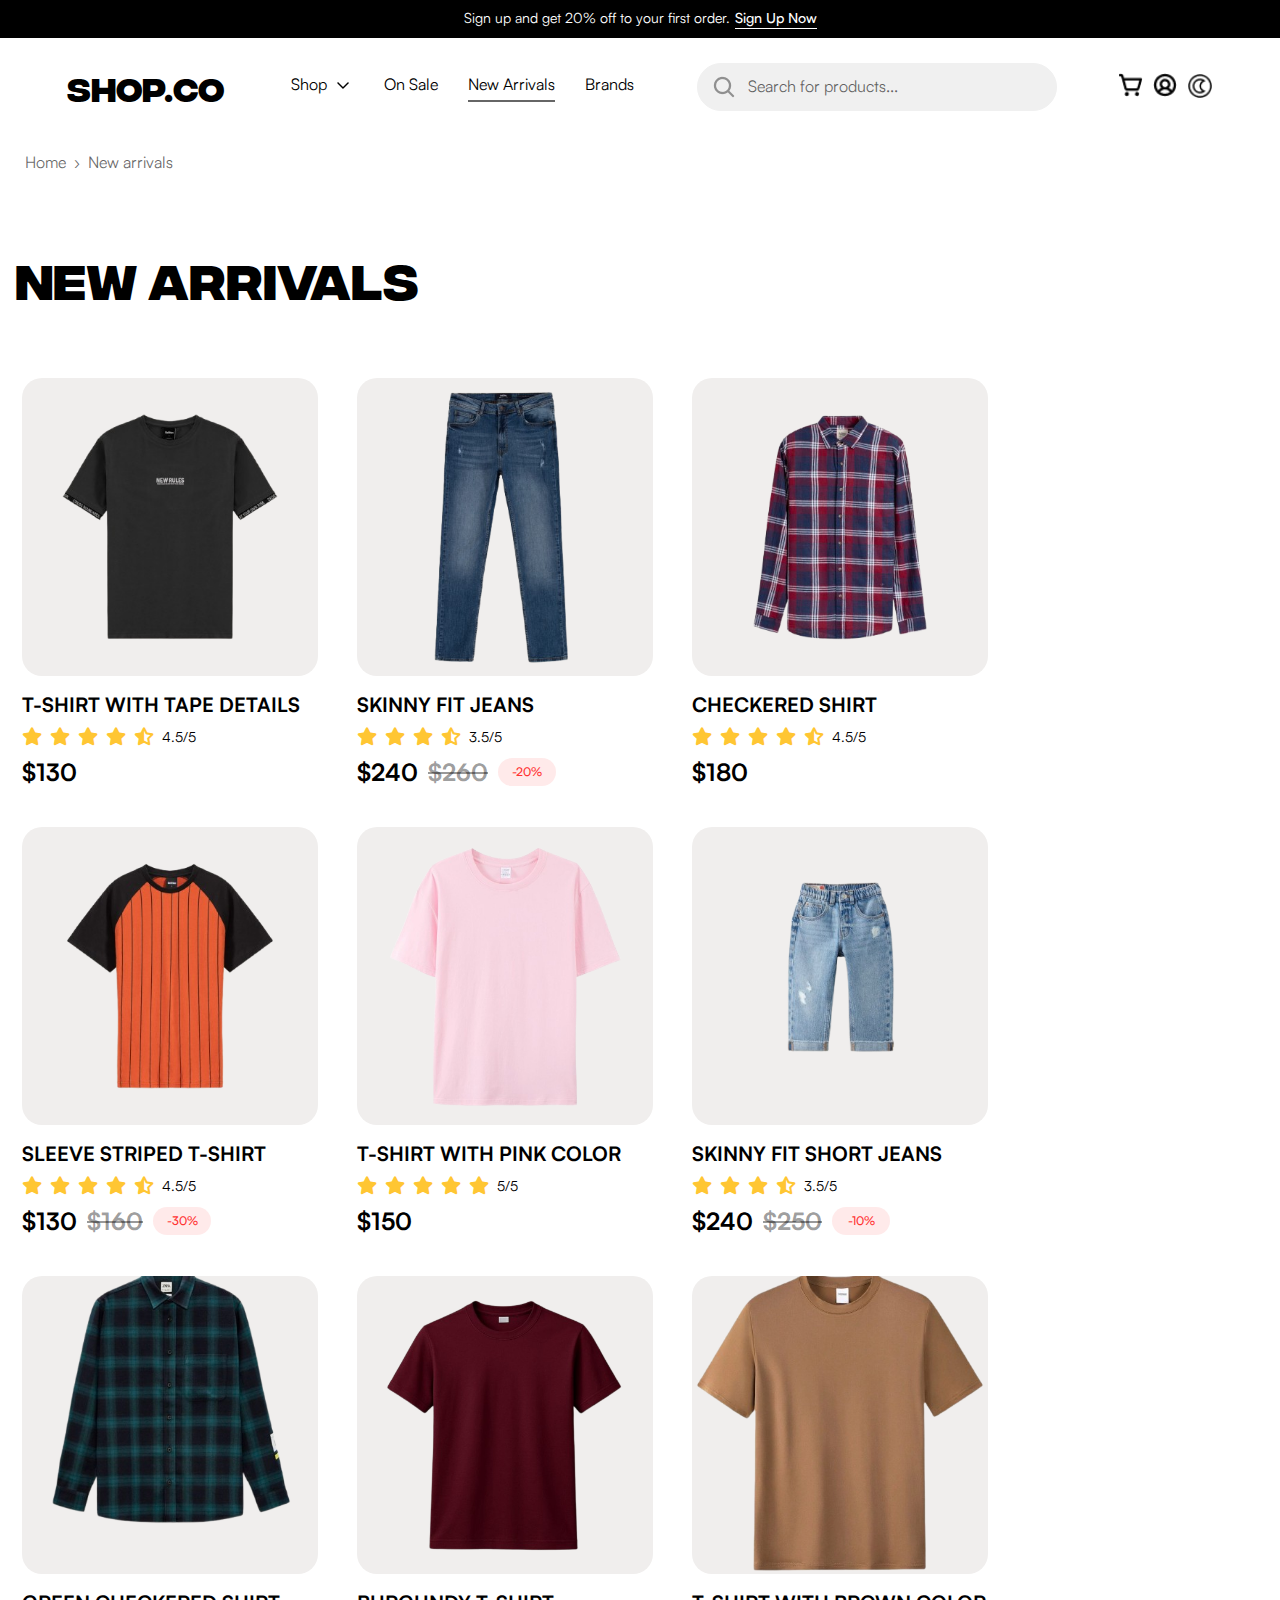
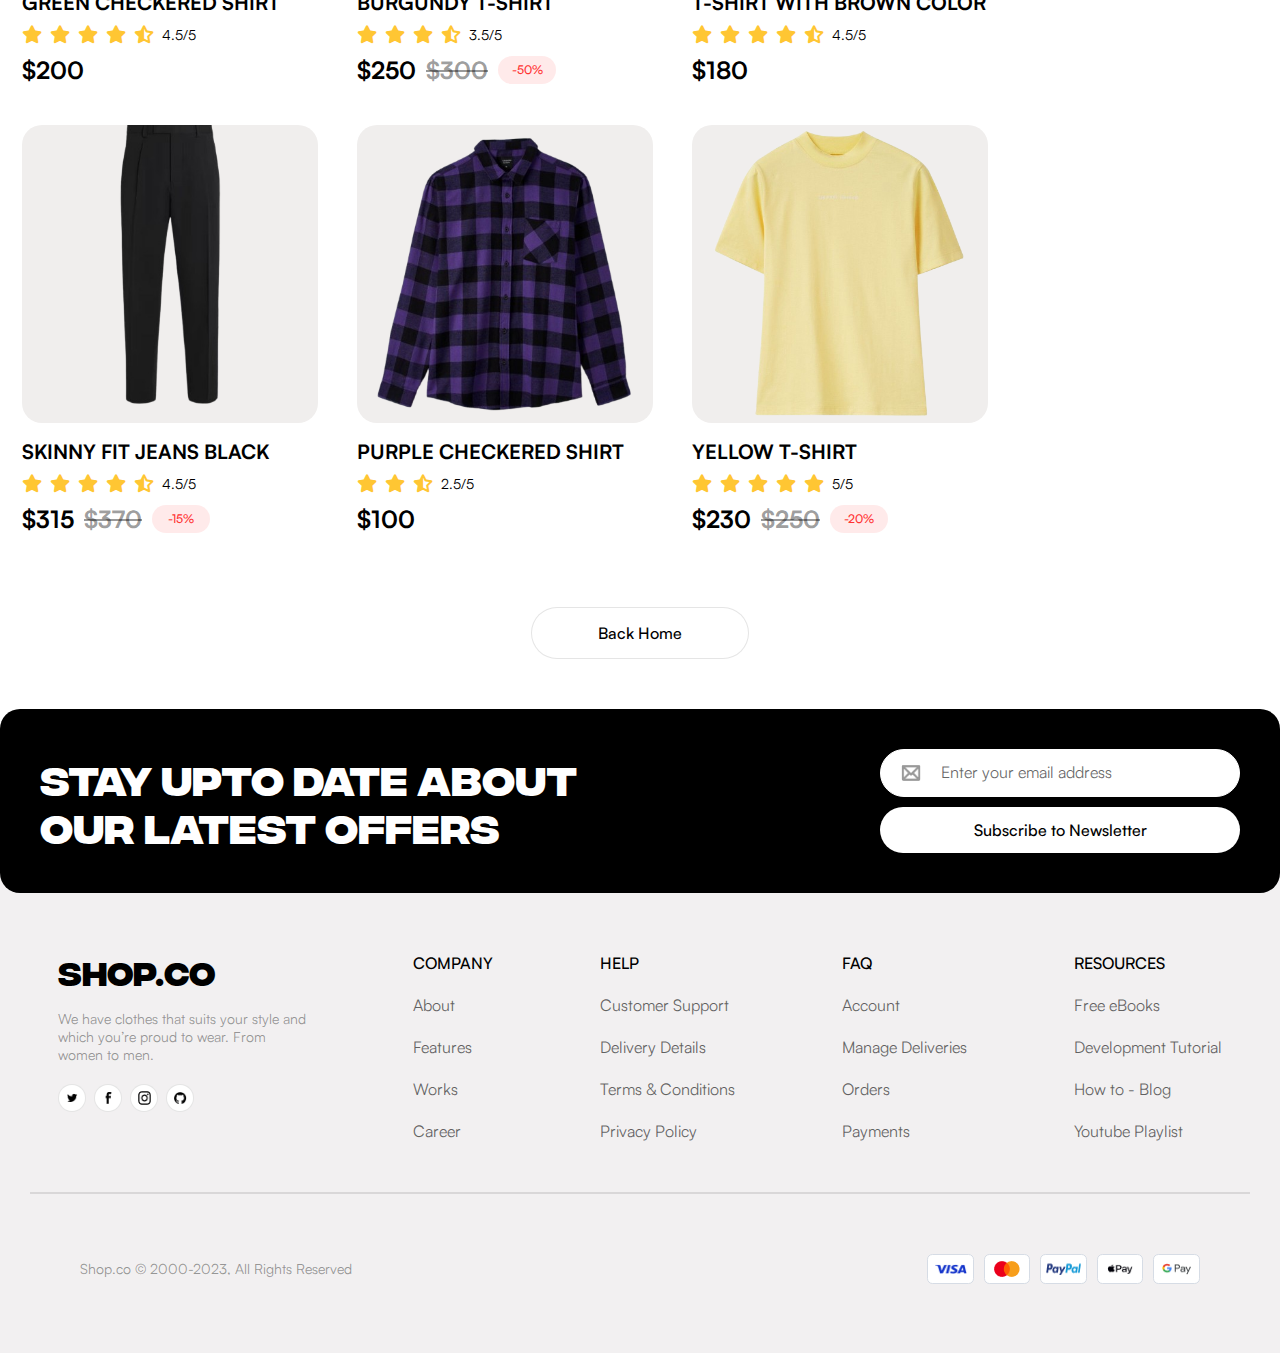
<file: newArrivals.html>
<!DOCTYPE html>
<html lang="en">

<head>
    <meta charset="UTF-8">
    <meta name="viewport" content="width=device-width, initial-scale=1.0">
    <title>New Arrivals Page</title>
    <link rel="styleSheet" href="style.css" />
    <link rel="stylesheet" href="https://cdnjs.cloudflare.com/ajax/libs/font-awesome/6.5.0/css/all.min.css">
</head>

<body data-page="New Arrivals">

    <!----------------------------------------------------SECTION 1 NAV BAR------------------------------------------------------------ -->
    <div class="navBarSection">
        <div class="signUpNow">
            <span class="Spantext">
                <p class="signUpText">Sign up and get 20% off to your first order.</p><a href="#"
                    class="signUpNowA">Sign Up Now</a>
            </span>
        </div>

        <div class="shopCo">
            <p class="shopCoText">SHOP.CO</p>
            <div class="navBar">
                <div class="dropdown">
                    <a href="shop.html">Shop <img src="Icons/dropDownMenu.png" class="arrowImage"></a>
                    <div class="dropdownContent">
                        <a href="shopMen.html">Men</a>
                        <a href="shopWomen.html">Women</a>
                    </div>
                </div>
                <a href="onSale.html">On Sale</a>
                <a href="newArrivals.html">New Arrivals</a>
                <a href="#">Brands</a>
            </div>
            <form>
                <input type="text" id="search" class="FormInput" placeholder="Search for products..." />
            </form>
            <div class="cartAndProfileIcon">
                <a href="cart.html"><img src="Icons/cart.png" class="iconFilter" /></a>
                <img src="Icons/profile.png" class="iconFilter" />
                <button id="themeToggle"><img src="Icons/light_mode.png" class="iconFilter mode"></button>
            </div>

        </div>
    </div>

    <div class="breadcrumb" id="breadcrumb"></div>

    <!----------------------------------------------------SECTION 2 NEW ARRIVALS CLOTHES------------------------------------------------------------ -->
    <div class="Section3and4">
        <p class="newArrivalHead onsaleHead">New Arrivals</p>
        <div class="clothesImages">

            <a href="productInfo.html">
                <div class="arrivalsImagesBigDiv" data-id="1">
                    <div class="arrivalsImagesDiv">
                        <img src="Images/black_t-shirt.png" />
                    </div>
                    <div class="imagesInfo">
                        <p class="titleInfo">T-SHIRT WITH TAPE DETAILS</p>
                        <div class="stars">
                            <i class="fa-solid fa-star" style="color: #FFC633;"></i>
                            <i class="fa-solid fa-star" style="color: #FFC633;"></i>
                            <i class="fa-solid fa-star" style="color: #FFC633;"></i>
                            <i class="fa-solid fa-star" style="color: #FFC633;"></i>
                            <i class="fa-solid fa-star-half-stroke" style="color: #FFC633;"></i>
                            <span class="ratingNumber">4.5/5</span>
                        </div>
                        <p class="priceInfo">$130</p>
                    </div>
                </div>
            </a>

            <a href="productInfo.html">
                <div class="arrivalsImagesBigDiv" data-id="2">
                    <div class="arrivalsImagesDiv">
                        <img src="Images/jeans.png" />
                    </div>
                    <div class="imagesInfo">
                        <p class="titleInfo">SKINNY FIT JEANS</p>
                        <div class="stars">
                            <i class="fa-solid fa-star" style="color: #FFC633;"></i>
                            <i class="fa-solid fa-star" style="color: #FFC633;"></i>
                            <i class="fa-solid fa-star" style="color: #FFC633;"></i>
                            <i class="fa-solid fa-star-half-stroke" style="color: #FFC633;"></i>
                            <span class="ratingNumber">3.5/5</span>
                        </div>
                        <div class="priceDiv">
                            <p class="priceInfo">$240</p>
                            <p class="oldPreice">$260</p>
                            <p class="discount">-20%</p>
                        </div>
                    </div>
                </div>
            </a>

            <a href="productInfo.html">
                <div class="arrivalsImagesBigDiv" data-id="3">
                    <div class="arrivalsImagesDiv">
                        <img src="Images/colorfulshirt.png" />
                    </div>
                    <div class="imagesInfo">
                        <p class="titleInfo">CHECKERED SHIRT</p>
                        <div class="stars">
                            <i class="fa-solid fa-star" style="color: #FFC633;"></i>
                            <i class="fa-solid fa-star" style="color: #FFC633;"></i>
                            <i class="fa-solid fa-star" style="color: #FFC633;"></i>
                            <i class="fa-solid fa-star" style="color: #FFC633;"></i>
                            <i class="fa-solid fa-star-half-stroke" style="color: #FFC633;"></i>
                            <span class="ratingNumber">4.5/5</span>
                        </div>
                        <p class="priceInfo">$180</p>
                    </div>
                </div>
            </a>

            <a href="productInfo.html">
                <div class="arrivalsImagesBigDiv" data-id="4">
                    <div class="arrivalsImagesDiv">
                        <img src="Images/sportShirt.png" />
                    </div>
                    <div class="imagesInfo">
                        <p class="titleInfo">SLEEVE STRIPED T-SHIRT</p>
                        <div class="stars">
                            <i class="fa-solid fa-star" style="color: #FFC633;"></i>
                            <i class="fa-solid fa-star" style="color: #FFC633;"></i>
                            <i class="fa-solid fa-star" style="color: #FFC633;"></i>
                            <i class="fa-solid fa-star" style="color: #FFC633;"></i>
                            <i class="fa-solid fa-star-half-stroke" style="color: #FFC633;"></i>
                            <span class="ratingNumber">4.5/5</span>
                        </div>
                        <div class="priceDiv">
                            <p class="priceInfo">$130</p>
                            <p class="oldPreice">$160</p>
                            <p class="discount">-30%</p>
                        </div>
                    </div>
                </div>
            </a>

            <a href="productInfo.html">
                <div class="arrivalsImagesBigDiv" data-id="5">
                    <div class="arrivalsImagesDiv">
                        <img src="Images/pinkShirtWithNoThing.png" />
                    </div>
                    <div class="imagesInfo">
                        <p class="titleInfo">T-SHIRT WITH PINK COLOR</p>
                        <div class="stars">
                            <i class="fa-solid fa-star" style="color: #FFC633;"></i>
                            <i class="fa-solid fa-star" style="color: #FFC633;"></i>
                            <i class="fa-solid fa-star" style="color: #FFC633;"></i>
                            <i class="fa-solid fa-star" style="color: #FFC633;"></i>
                            <i class="fa-solid fa-star" style="color: #FFC633;"></i>
                            <span class="ratingNumber">5/5</span>
                        </div>
                        <p class="priceInfo">$150</p>
                    </div>
                </div>
            </a>

            <a href="productInfo.html">
                <div class="arrivalsImagesBigDiv" data-id="6">
                    <div class="arrivalsImagesDiv">
                        <img src="Images/babyBlueShortJeans.png" />
                    </div>
                    <div class="imagesInfo">
                        <p class="titleInfo">SKINNY FIT SHORT JEANS</p>
                        <div class="stars">
                            <i class="fa-solid fa-star" style="color: #FFC633;"></i>
                            <i class="fa-solid fa-star" style="color: #FFC633;"></i>
                            <i class="fa-solid fa-star" style="color: #FFC633;"></i>
                            <i class="fa-solid fa-star-half-stroke" style="color: #FFC633;"></i>
                            <span class="ratingNumber">3.5/5</span>
                        </div>
                        <div class="priceDiv">
                            <p class="priceInfo">$240</p>
                            <p class="oldPreice">$250</p>
                            <p class="discount">-10%</p>
                        </div>
                    </div>
                </div>
            </a>

            <a href="productInfo.html">
                <div class="arrivalsImagesBigDiv" data-id="7">
                    <div class="arrivalsImagesDiv">
                        <img src="Images/plaidGreenShirt.png" />
                    </div>
                    <div class="imagesInfo">
                        <p class="titleInfo">GREEN CHECKERED SHIRT</p>
                        <div class="stars">
                            <i class="fa-solid fa-star" style="color: #FFC633;"></i>
                            <i class="fa-solid fa-star" style="color: #FFC633;"></i>
                            <i class="fa-solid fa-star" style="color: #FFC633;"></i>
                            <i class="fa-solid fa-star" style="color: #FFC633;"></i>
                            <i class="fa-solid fa-star-half-stroke" style="color: #FFC633;"></i>
                            <span class="ratingNumber">4.5/5</span>
                        </div>
                        <p class="priceInfo">$200</p>
                    </div>
                </div>
            </a>

            <a href="productInfo.html">
                <div class="arrivalsImagesBigDiv" data-id="8">
                    <div class="arrivalsImagesDiv">
                        <img src="Images/burgundyShirt.png" />
                    </div>
                    <div class="imagesInfo">
                        <p class="titleInfo">BURGUNDY T-SHIRT</p>
                        <div class="stars">
                            <i class="fa-solid fa-star" style="color: #FFC633;"></i>
                            <i class="fa-solid fa-star" style="color: #FFC633;"></i>
                            <i class="fa-solid fa-star" style="color: #FFC633;"></i>
                            <i class="fa-solid fa-star-half-stroke" style="color: #FFC633;"></i>
                            <span class="ratingNumber">3.5/5</span>
                        </div>
                        <div class="priceDiv">
                            <p class="priceInfo">$250</p>
                            <p class="oldPreice">$300</p>
                            <p class="discount">-50%</p>
                        </div>
                    </div>
                </div>
            </a>

            <a href="productInfo.html">
                <div class="arrivalsImagesBigDiv" data-id="9">
                    <div class="arrivalsImagesDiv">
                        <img src="Images/brownShirt.png" />
                    </div>
                    <div class="imagesInfo">
                        <p class="titleInfo">T-SHIRT WITH BROWN COLOR</p>
                        <div class="stars">
                            <i class="fa-solid fa-star" style="color: #FFC633;"></i>
                            <i class="fa-solid fa-star" style="color: #FFC633;"></i>
                            <i class="fa-solid fa-star" style="color: #FFC633;"></i>
                            <i class="fa-solid fa-star" style="color: #FFC633;"></i>
                            <i class="fa-solid fa-star-half-stroke" style="color: #FFC633;"></i>
                            <span class="ratingNumber">4.5/5</span>
                        </div>
                        <p class="priceInfo">$180</p>
                    </div>
                </div>
            </a>

            <a href="productInfo.html">
                <div class="arrivalsImagesBigDiv" data-id="10">
                    <div class="arrivalsImagesDiv">
                        <img src="Images/jeansBlackW.png" />
                    </div>
                    <div class="imagesInfo">
                        <p class="titleInfo">SKINNY FIT JEANS BLACK</p>
                        <div class="stars">
                            <i class="fa-solid fa-star" style="color: #FFC633;"></i>
                            <i class="fa-solid fa-star" style="color: #FFC633;"></i>
                            <i class="fa-solid fa-star" style="color: #FFC633;"></i>
                            <i class="fa-solid fa-star" style="color: #FFC633;"></i>
                            <i class="fa-solid fa-star-half-stroke" style="color: #FFC633;"></i>
                            <span class="ratingNumber">4.5/5</span>
                        </div>
                        <div class="priceDiv">
                            <p class="priceInfo">$315</p>
                            <p class="oldPreice">$370</p>
                            <p class="discount">-15%</p>
                        </div>
                    </div>
                </div>
            </a>

            <a href="productInfo.html">
                <div class="arrivalsImagesBigDiv" data-id="11">
                    <div class="arrivalsImagesDiv">
                        <img src="Images/purplePlaidShirt.png" />
                    </div>
                    <div class="imagesInfo">
                        <p class="titleInfo">purple CHECKERED SHIRT</p>
                        <div class="stars">
                            <i class="fa-solid fa-star" style="color: #FFC633;"></i>
                            <i class="fa-solid fa-star" style="color: #FFC633;"></i>
                            <i class="fa-solid fa-star-half-stroke" style="color: #FFC633;"></i>
                            <span class="ratingNumber">2.5/5</span>
                        </div>
                        <p class="priceInfo">$100</p>
                    </div>
                </div>
            </a>

            <a href="productInfo.html">
                <div class="arrivalsImagesBigDiv" data-id="12">
                    <div class="arrivalsImagesDiv">
                        <img src="Images/yellowShirt.png" />
                    </div>
                    <div class="imagesInfo">
                        <p class="titleInfo">YELLOW T-SHIRT</p>
                        <div class="stars">
                            <i class="fa-solid fa-star" style="color: #FFC633;"></i>
                            <i class="fa-solid fa-star" style="color: #FFC633;"></i>
                            <i class="fa-solid fa-star" style="color: #FFC633;"></i>
                            <i class="fa-solid fa-star" style="color: #FFC633;"></i>
                            <i class="fa-solid fa-star" style="color: #FFC633;"></i>
                            <span class="ratingNumber">5/5</span>
                        </div>
                        <div class="priceDiv">
                            <p class="priceInfo">$230</p>
                            <p class="oldPreice">$250</p>
                            <p class="discount">-20%</p>
                        </div>
                    </div>
                </div>
            </a>

        </div>
        <a href="home.html" class="viewAllButton">Back Home</a>
    </div>
    <!---------------------------------------------------LAST SECTION-------------------------------------------------------------------------------- -->
    <div class="lastSection">
        <div class="stayUpToDateBigDiv">
            <p class="stayUpToDateTitle">STAY UPTO DATE ABOUT<br> OUR LATEST OFFERS</p>
            <div class="fieldsButtons">
                <form>
                    <input type="email" id="email" class="FormInput2" placeholder="Enter your email address" />
                </form>
                <a href="#" class="subscribeButton">Subscribe to Newsletter</a>
            </div>
        </div>
        <div class="aboutShopCo">
            <div class="aboutTitles">

                <div class="aboutSmallDiv shopCoSmallDiv">
                    <p class="shopCoText">SHOP.CO</p>
                    <p class="shopCoSmallDivTitle">We have clothes that suits your style and<br>
                        which you’re proud to wear. From<br>women to men.</p>
                    <div class="socialIcons">
                        <div class="divIcons"><img src="Icons/twitterIcon.png" width="11.17px" height="9.03px"></div>
                        <div class="divIcons"><img src="Icons/FacebookIcon.png" width="6.32px" height="12.17px"></div>
                        <div class="divIcons"><img src="Icons/instagramIcon.png" width="13.55px" height="13.55px"></div>
                        <div class="divIcons"><img src="Icons/github.png" width="12.96px" height="12.65px"></div>
                    </div>
                </div>

                <div class="aboutSmallDiv companySmallDiv">
                    <p class="head">Company</p>
                    <a href="">About</a>
                    <a href="">Features</a>
                    <a href="">Works</a>
                    <a href="">Career</a>
                </div>

                <div class="aboutSmallDiv HelpSmallDiv">
                    <p class="head">Help</p>
                    <a href="">Customer Support</a>
                    <a href="">Delivery Details</a>
                    <a href="">Terms & Conditions</a>
                    <a href="">Privacy Policy</a>
                </div>

                <div class="aboutSmallDiv faqSmallDiv">
                    <p class="head">faq</p>
                    <a href="">Account</a>
                    <a href="">Manage Deliveries</a>
                    <a href="">Orders</a>
                    <a href="">Payments</a>
                </div>

                <div class="aboutSmallDiv resourcesSmallDiv">
                    <p class="head">Resources</p>
                    <a href="">Free eBooks</a>
                    <a href="">Development Tutorial</a>
                    <a href="">How to - Blog</a>
                    <a href="">Youtube Playlist</a>
                </div>
            </div>

            <div class="borderBottom2"></div>

            <div class="copyRightAndPaymentOptions">
                <p class="copyRightText">Shop.co © 2000-2023, All Rights Reserved</p>
                <div class="paymentOptions">
                    <div class="paymentOptionsCon"><img src="Icons/Visa.png" width="32.54px" height="10.51px"></div>
                    <div class="paymentOptionsCon"><img src="Icons/Mastercard.png" width="25.38px" height="15.69px">
                    </div>
                    <div class="paymentOptionsCon"><img src="Icons/Paypal.png" width="34.55px" height="11.21px"></div>
                    <div class="paymentOptionsCon"><img src="Icons/PayBlack.png" width="26.41px" height="10.51px"
                            class="PayBlack"></div>
                    <div class="paymentOptionsCon"><img src="Icons/GooglePay.png" width="28.56px" height="11.21px"
                            class="GooglePay"></div>
                </div>
            </div>
        </div>
    </div>
    <!------------------------------------------------------------------------------------------------------------------------------------ -->
    <script src="script.js"></script>
</body>

</html>
</file>
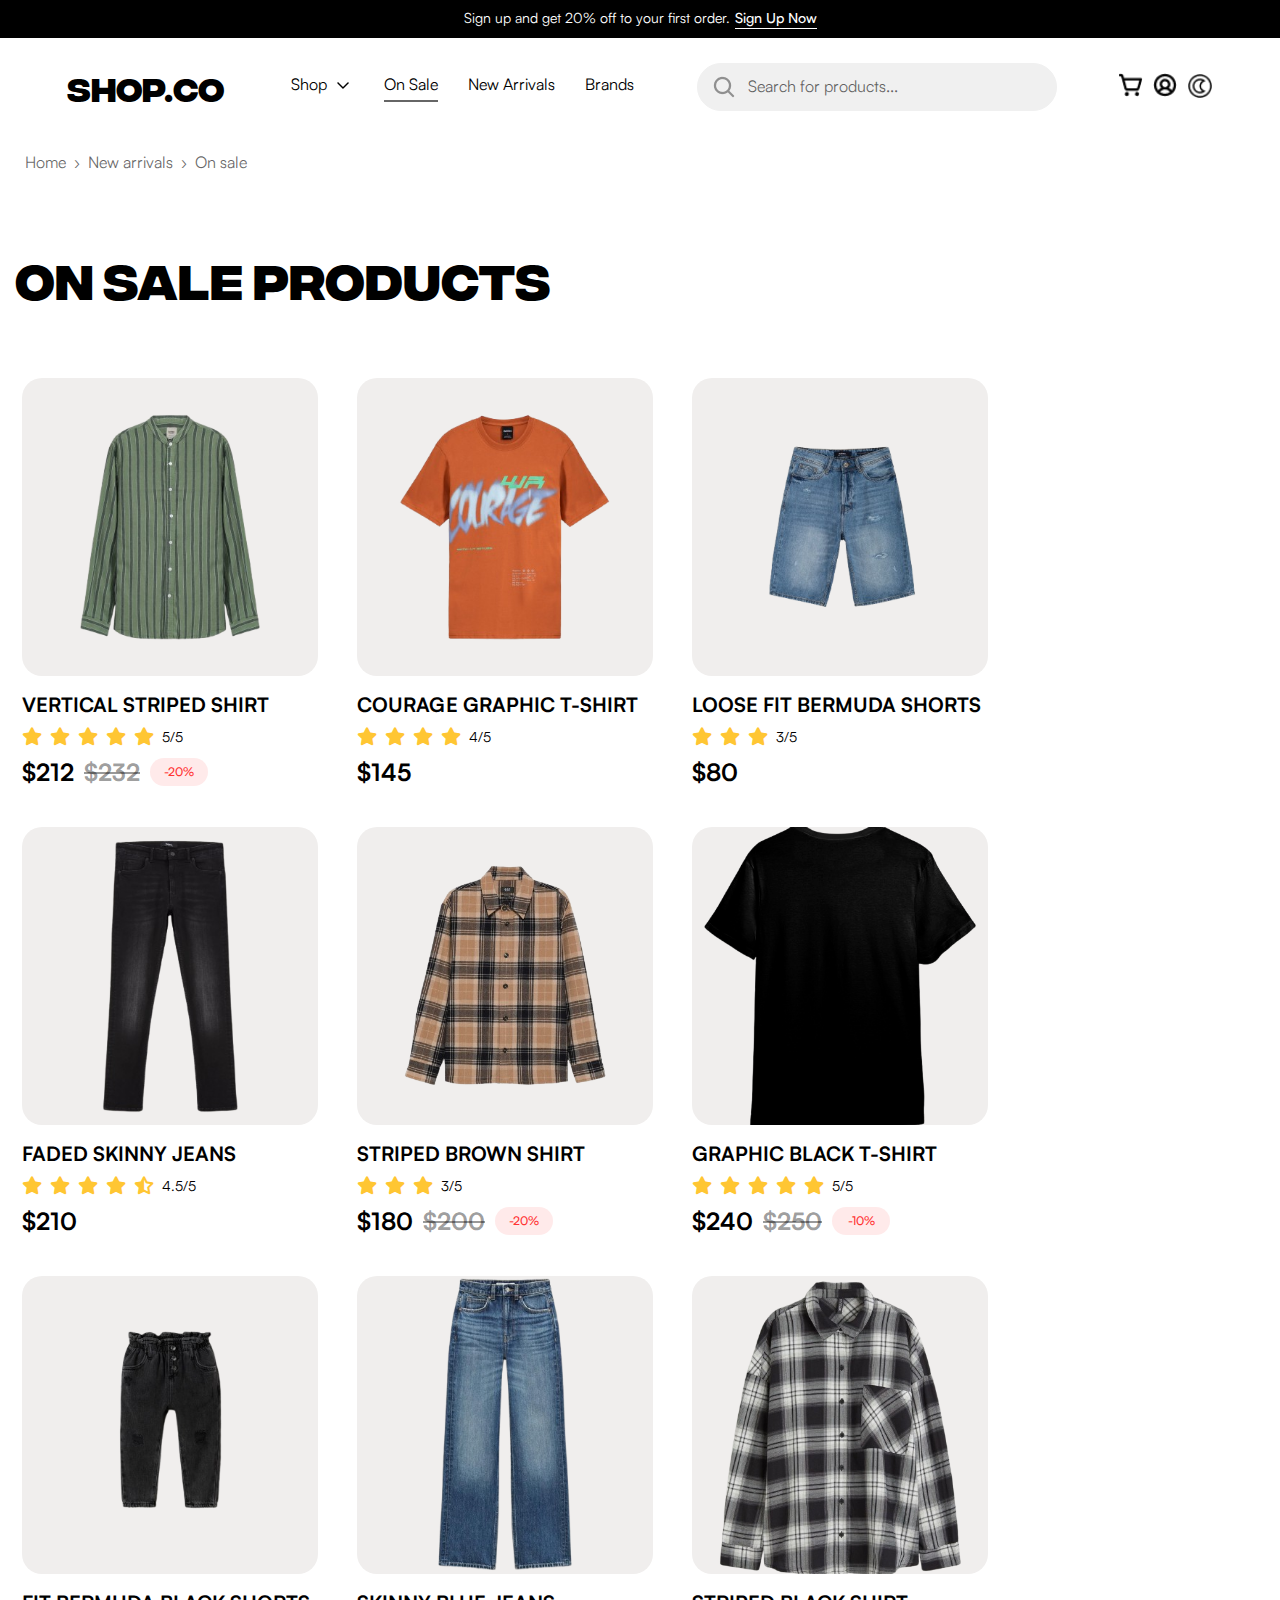
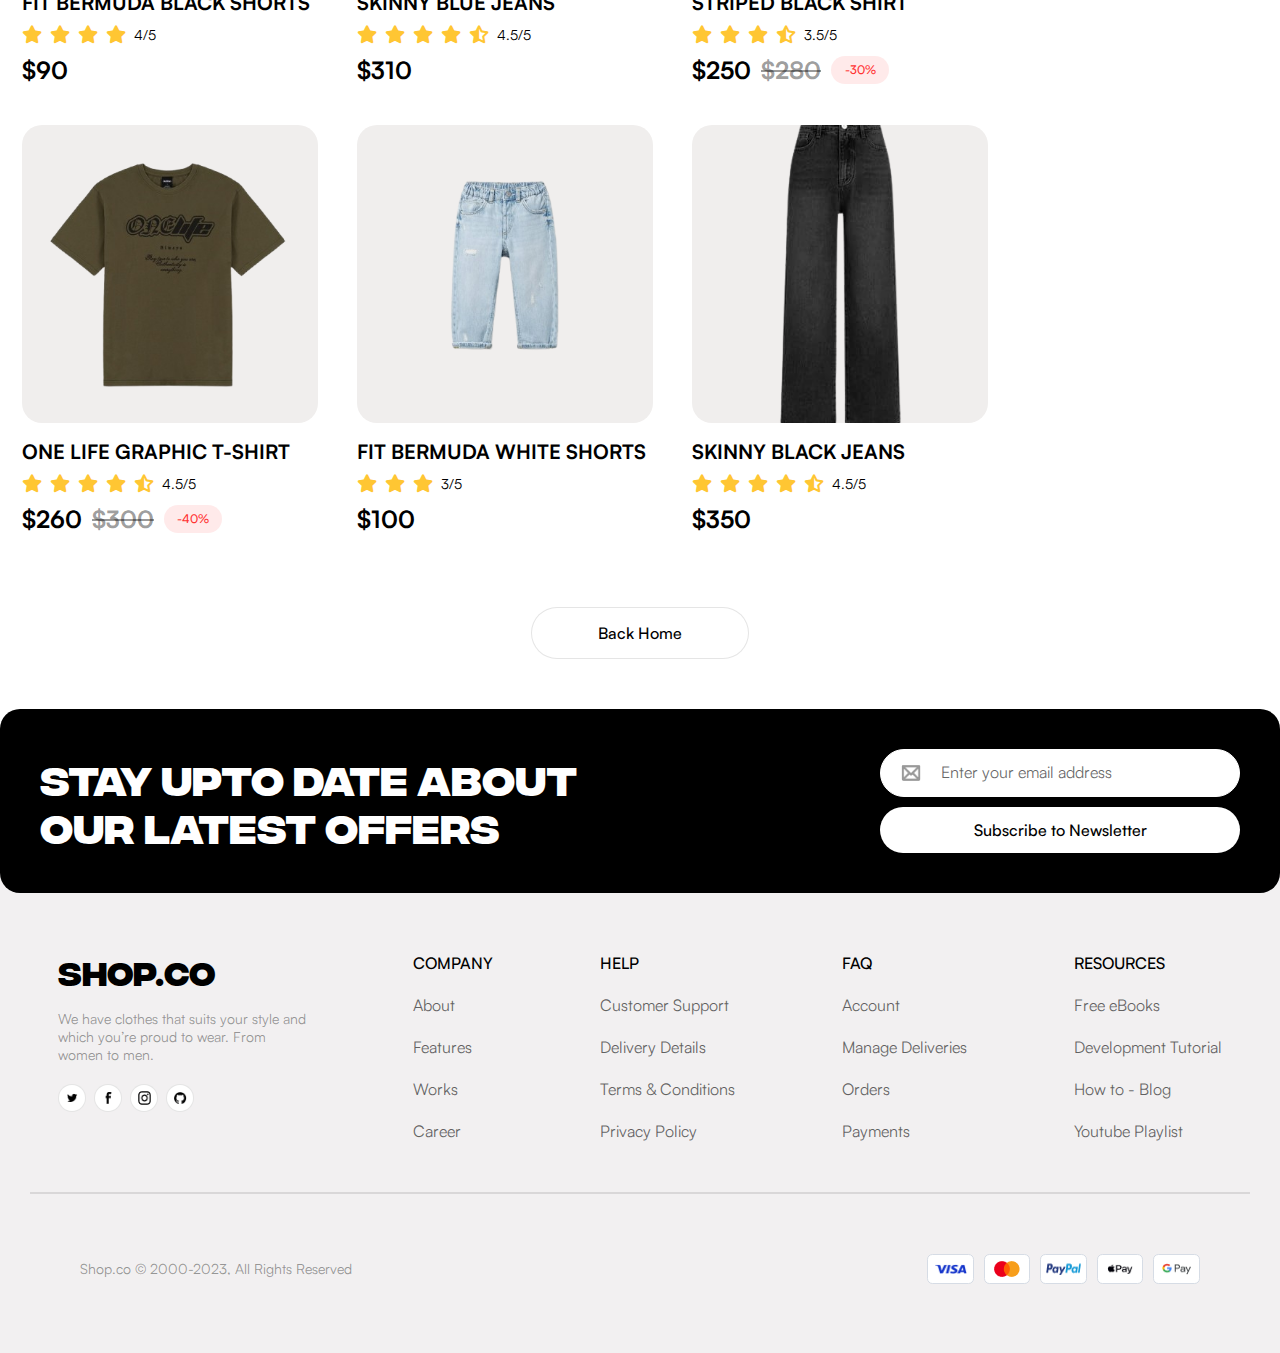
<file: onSale.html>
<!DOCTYPE html>
<html lang="en">

<head>
    <meta charset="UTF-8">
    <meta name="viewport" content="width=device-width, initial-scale=1.0">
    <title>On Sale Page</title>
    <link rel="styleSheet" href="style.css" />
    <link rel="stylesheet" href="https://cdnjs.cloudflare.com/ajax/libs/font-awesome/6.5.0/css/all.min.css">
</head>

<body data-page="On Sale">
    <!----------------------------------------------------SECTION 1 NAV BAR------------------------------------------------------------ -->

    <div class="navBarSection">
        <div class="signUpNow">
            <span class="Spantext">
                <p class="signUpText">Sign up and get 20% off to your first order.</p><a href="#"
                    class="signUpNowA">Sign Up Now</a>
            </span>
        </div>

        <div class="shopCo">
            <p class="shopCoText">SHOP.CO</p>
            <div class="navBar">
                <div class="dropdown">
                    <a href="shop.html">Shop <img src="Icons/dropDownMenu.png" class="arrowImage"></a>
                    <div class="dropdownContent">
                        <a href="shopMen.html">Men</a>
                        <a href="shopWomen.html">Women</a>
                    </div>
                </div>
                <a href="onSale.html">On Sale</a>
                <a href="newArrivals.html">New Arrivals</a>
                <a href="#">Brands</a>
            </div>
            <form>
                <input type="text" id="search" class="FormInput" placeholder="Search for products..." />
            </form>
            <div class="cartAndProfileIcon">
                <a href="cart.html"><img src="Icons/cart.png" class="iconFilter" /></a>
                <img src="Icons/profile.png" class="iconFilter" />
                <button id="themeToggle"><img src="Icons/light_mode.png" class="iconFilter mode"></button>
            </div>

        </div>
    </div>

    <div class="breadcrumb" id="breadcrumb"></div>

    <!----------------------------------------------------SECTION 2 ON SALE CLOTHES------------------------------------------------------ -->

    <div class="Section3and4">
        <p class="newArrivalHead onsaleHead">ON SALE PRODUCTS</p>
        <div class="clothesImages">

            <a href="productInfo.html">
                <div class="arrivalsImagesBigDiv" data-id="13">
                    <div class="arrivalsImagesDiv">
                        <img src="Images/greenShirt.png" />
                    </div>
                    <div class="imagesInfo">
                        <p class="titleInfo">VERTICAL STRIPED SHIRT</p>
                        <div class="stars">
                            <i class="fa-solid fa-star" style="color: #FFC633;"></i>
                            <i class="fa-solid fa-star" style="color: #FFC633;"></i>
                            <i class="fa-solid fa-star" style="color: #FFC633;"></i>
                            <i class="fa-solid fa-star" style="color: #FFC633;"></i>
                            <i class="fa-solid fa-star" style="color: #FFC633;"></i>
                            <span class="ratingNumber">5/5</span>
                        </div>
                        <div class="priceDiv">
                            <p class="priceInfo">$212</p>
                            <p class="oldPreice">$232</p>
                            <p class="discount">-20%</p>
                        </div>
                    </div>
                </div>
            </a>

            <a href="productInfo.html">
                <div class="arrivalsImagesBigDiv" data-id="14">
                    <div class="arrivalsImagesDiv">
                        <img src="Images/orangeShirt.png" />
                    </div>
                    <div class="imagesInfo">
                        <p class="titleInfo">COURAGE GRAPHIC T-SHIRT</p>
                        <div class="stars">
                            <i class="fa-solid fa-star" style="color: #FFC633;"></i>
                            <i class="fa-solid fa-star" style="color: #FFC633;"></i>
                            <i class="fa-solid fa-star" style="color: #FFC633;"></i>
                            <i class="fa-solid fa-star" style="color: #FFC633;"></i>
                            <span class="ratingNumber">4/5</span>
                        </div>
                        <p class="priceInfo">$145</p>
                    </div>
                </div>
            </a>

            <a href="productInfo.html">
                <div class="arrivalsImagesBigDiv" data-id="15">
                    <div class="arrivalsImagesDiv">
                        <img src="Images/shortjeans.png" />
                    </div>
                    <div class="imagesInfo">
                        <p class="titleInfo">LOOSE FIT BERMUDA SHORTS</p>
                        <div class="stars">
                            <i class="fa-solid fa-star" style="color: #FFC633;"></i>
                            <i class="fa-solid fa-star" style="color: #FFC633;"></i>
                            <i class="fa-solid fa-star" style="color: #FFC633;"></i>
                            <span class="ratingNumber">3/5</span>
                        </div>
                        <p class="priceInfo">$80</p>
                    </div>
                </div>
            </a>

            <a href="productInfo.html">
                <div class="arrivalsImagesBigDiv" data-id="16">
                    <div class="arrivalsImagesDiv">
                        <img src="Images/blackJeans.png" />
                    </div>
                    <div class="imagesInfo">
                        <p class="titleInfo">FADED SKINNY JEANS</p>
                        <div class="stars">
                            <i class="fa-solid fa-star" style="color: #FFC633;"></i>
                            <i class="fa-solid fa-star" style="color: #FFC633;"></i>
                            <i class="fa-solid fa-star" style="color: #FFC633;"></i>
                            <i class="fa-solid fa-star" style="color: #FFC633;"></i>
                            <i class="fa-solid fa-star-half-stroke" style="color: #FFC633;"></i>
                            <span class="ratingNumber">4.5/5</span>
                        </div>
                        <p class="priceInfo">$210</p>
                    </div>
                </div>
            </a>

            <a href="productInfo.html">
                <div class="arrivalsImagesBigDiv" data-id="17">
                    <div class="arrivalsImagesDiv">
                        <img src="Images/brownPlaidShirt.png" />
                    </div>
                    <div class="imagesInfo">
                        <p class="titleInfo">STRIPED BROWN SHIRT</p>
                        <div class="stars">
                            <i class="fa-solid fa-star" style="color: #FFC633;"></i>
                            <i class="fa-solid fa-star" style="color: #FFC633;"></i>
                            <i class="fa-solid fa-star" style="color: #FFC633;"></i>
                            <span class="ratingNumber">3/5</span>
                        </div>
                        <div class="priceDiv">
                            <p class="priceInfo">$180</p>
                            <p class="oldPreice">$200</p>
                            <p class="discount">-20%</p>
                        </div>
                    </div>
                </div>
            </a>

            <a href="productInfo.html">
                <div class="arrivalsImagesBigDiv" data-id="18">
                    <div class="arrivalsImagesDiv">
                        <img src="Images/blackTShirtWithnoThing.png" />
                    </div>
                    <div class="imagesInfo">
                        <p class="titleInfo">GRAPHIC BLACK T-SHIRT</p>
                        <div class="stars">
                            <i class="fa-solid fa-star" style="color: #FFC633;"></i>
                            <i class="fa-solid fa-star" style="color: #FFC633;"></i>
                            <i class="fa-solid fa-star" style="color: #FFC633;"></i>
                            <i class="fa-solid fa-star" style="color: #FFC633;"></i>
                            <i class="fa-solid fa-star" style="color: #FFC633;"></i>
                            <span class="ratingNumber">5/5</span>
                        </div>
                        <div class="priceDiv">
                            <p class="priceInfo">$240</p>
                            <p class="oldPreice">$250</p>
                            <p class="discount">-10%</p>
                        </div>
                    </div>
                </div>
            </a>

            <a href="productInfo.html">
                <div class="arrivalsImagesBigDiv" data-id="19">
                    <div class="arrivalsImagesDiv">
                        <img src="Images/blackShortJeans.png" />
                    </div>
                    <div class="imagesInfo">
                        <p class="titleInfo">FIT BERMUDA BLACK SHORTS</p>
                        <div class="stars">
                            <i class="fa-solid fa-star" style="color: #FFC633;"></i>
                            <i class="fa-solid fa-star" style="color: #FFC633;"></i>
                            <i class="fa-solid fa-star" style="color: #FFC633;"></i>
                            <i class="fa-solid fa-star" style="color: #FFC633;"></i>
                            <span class="ratingNumber">4/5</span>
                        </div>
                        <p class="priceInfo">$90</p>
                    </div>
                </div>
            </a>

            <a href="productInfo.html">
                <div class="arrivalsImagesBigDiv" data-id="20">
                    <div class="arrivalsImagesDiv">
                        <img src="Images/blueJeansM.png" />
                    </div>
                    <div class="imagesInfo">
                        <p class="titleInfo">SKINNY BLUE JEANS</p>
                        <div class="stars">
                            <i class="fa-solid fa-star" style="color: #FFC633;"></i>
                            <i class="fa-solid fa-star" style="color: #FFC633;"></i>
                            <i class="fa-solid fa-star" style="color: #FFC633;"></i>
                            <i class="fa-solid fa-star" style="color: #FFC633;"></i>
                            <i class="fa-solid fa-star-half-stroke" style="color: #FFC633;"></i>
                            <span class="ratingNumber">4.5/5</span>
                        </div>
                        <p class="priceInfo">$310</p>
                    </div>
                </div>
            </a>

            <a href="productInfo.html">
                <div class="arrivalsImagesBigDiv" data-id="21">
                    <div class="arrivalsImagesDiv">
                        <img src="Images/blackPlaidShirt.png" />
                    </div>
                    <div class="imagesInfo">
                        <p class="titleInfo">STRIPED BLACK SHIRT</p>
                        <div class="stars">
                            <i class="fa-solid fa-star" style="color: #FFC633;"></i>
                            <i class="fa-solid fa-star" style="color: #FFC633;"></i>
                            <i class="fa-solid fa-star" style="color: #FFC633;"></i>
                            <i class="fa-solid fa-star-half-stroke" style="color: #FFC633;"></i>
                            <span class="ratingNumber">3.5/5</span>
                        </div>
                        <div class="priceDiv">
                            <p class="priceInfo">$250</p>
                            <p class="oldPreice">$280</p>
                            <p class="discount">-30%</p>
                        </div>
                    </div>
                </div>
            </a>

            <a href="productInfo.html">
                <div class="arrivalsImagesBigDiv" data-id="22">
                    <div class="arrivalsImagesDiv">
                        <img src="Images/oilShirt.png" />
                    </div>
                    <div class="imagesInfo">
                        <p class="titleInfo">One Life Graphic T-shirt</p>
                        <div class="stars">
                            <i class="fa-solid fa-star" style="color: #FFC633;"></i>
                            <i class="fa-solid fa-star" style="color: #FFC633;"></i>
                            <i class="fa-solid fa-star" style="color: #FFC633;"></i>
                            <i class="fa-solid fa-star" style="color: #FFC633;"></i>
                            <i class="fa-solid fa-star-half-stroke" style="color: #FFC633;"></i>
                            <span class="ratingNumber">4.5/5</span>
                        </div>
                        <div class="priceDiv">
                            <p class="priceInfo">$260</p>
                            <p class="oldPreice">$300</p>
                            <p class="discount">-40%</p>
                        </div>
                    </div>
                </div>
            </a>

            <a href="productInfo.html">
                <div class="arrivalsImagesBigDiv" data-id="23">
                    <div class="arrivalsImagesDiv">
                        <img src="Images/whiteJeansShort.png" />
                    </div>
                    <div class="imagesInfo">
                        <p class="titleInfo">FIT BERMUDA WHITE SHORTS</p>
                        <div class="stars">
                            <i class="fa-solid fa-star" style="color: #FFC633;"></i>
                            <i class="fa-solid fa-star" style="color: #FFC633;"></i>
                            <i class="fa-solid fa-star" style="color: #FFC633;"></i>
                            <span class="ratingNumber">3/5</span>
                        </div>
                        <p class="priceInfo">$100</p>
                    </div>
                </div>
            </a>

            <a href="productInfo.html">
                <div class="arrivalsImagesBigDiv" data-id="24">
                    <div class="arrivalsImagesDiv">
                        <img src="Images/blackJeansWomen.png" />
                    </div>
                    <div class="imagesInfo">
                        <p class="titleInfo">SKINNY BLACK JEANS</p>
                        <div class="stars">
                            <i class="fa-solid fa-star" style="color: #FFC633;"></i>
                            <i class="fa-solid fa-star" style="color: #FFC633;"></i>
                            <i class="fa-solid fa-star" style="color: #FFC633;"></i>
                            <i class="fa-solid fa-star" style="color: #FFC633;"></i>
                            <i class="fa-solid fa-star-half-stroke" style="color: #FFC633;"></i>
                            <span class="ratingNumber">4.5/5</span>
                        </div>
                        <p class="priceInfo">$350</p>
                    </div>
                </div>
            </a>
        </div>
        <a href="home.html" class="viewAllButton">Back Home</a>
    </div>

    <!----------------------------------------------------LAST SECTION------------------------------------------------------------------- -->

    <div class="lastSection">
        <div class="stayUpToDateBigDiv">
            <p class="stayUpToDateTitle">STAY UPTO DATE ABOUT<br> OUR LATEST OFFERS</p>
            <div class="fieldsButtons">
                <form>
                    <input type="email" id="email" class="FormInput2" placeholder="Enter your email address" />
                </form>
                <a href="#" class="subscribeButton">Subscribe to Newsletter</a>
            </div>
        </div>
        <div class="aboutShopCo">
            <div class="aboutTitles">

                <div class="aboutSmallDiv shopCoSmallDiv">
                    <p class="shopCoText">SHOP.CO</p>
                    <p class="shopCoSmallDivTitle">We have clothes that suits your style and<br>
                        which you’re proud to wear. From<br>women to men.</p>
                    <div class="socialIcons">
                        <div class="divIcons"><img src="Icons/twitterIcon.png" width="11.17px" height="9.03px"></div>
                        <div class="divIcons"><img src="Icons/FacebookIcon.png" width="6.32px" height="12.17px"></div>
                        <div class="divIcons"><img src="Icons/instagramIcon.png" width="13.55px" height="13.55px"></div>
                        <div class="divIcons"><img src="Icons/github.png" width="12.96px" height="12.65px"></div>
                    </div>
                </div>

                <div class="aboutSmallDiv companySmallDiv">
                    <p class="head">Company</p>
                    <a href="">About</a>
                    <a href="">Features</a>
                    <a href="">Works</a>
                    <a href="">Career</a>
                </div>

                <div class="aboutSmallDiv HelpSmallDiv">
                    <p class="head">Help</p>
                    <a href="">Customer Support</a>
                    <a href="">Delivery Details</a>
                    <a href="">Terms & Conditions</a>
                    <a href="">Privacy Policy</a>
                </div>

                <div class="aboutSmallDiv faqSmallDiv">
                    <p class="head">faq</p>
                    <a href="">Account</a>
                    <a href="">Manage Deliveries</a>
                    <a href="">Orders</a>
                    <a href="">Payments</a>
                </div>

                <div class="aboutSmallDiv resourcesSmallDiv">
                    <p class="head">Resources</p>
                    <a href="">Free eBooks</a>
                    <a href="">Development Tutorial</a>
                    <a href="">How to - Blog</a>
                    <a href="">Youtube Playlist</a>
                </div>
            </div>

            <div class="borderBottom2"></div>

            <div class="copyRightAndPaymentOptions">
                <p class="copyRightText">Shop.co © 2000-2023, All Rights Reserved</p>
                <div class="paymentOptions">
                    <div class="paymentOptionsCon"><img src="Icons/Visa.png" width="32.54px" height="10.51px"></div>
                    <div class="paymentOptionsCon"><img src="Icons/Mastercard.png" width="25.38px" height="15.69px">
                    </div>
                    <div class="paymentOptionsCon"><img src="Icons/Paypal.png" width="34.55px" height="11.21px"></div>
                    <div class="paymentOptionsCon"><img src="Icons/PayBlack.png" width="26.41px" height="10.51px"
                            class="PayBlack"></div>
                    <div class="paymentOptionsCon"><img src="Icons/GooglePay.png" width="28.56px" height="11.21px"
                            class="GooglePay"></div>
                </div>
            </div>
        </div>
    </div>

    <!------------------------------------------------------------------------------------------------------------------------------------ -->

    <script src="script.js"></script>
</body>

</html>
</file>
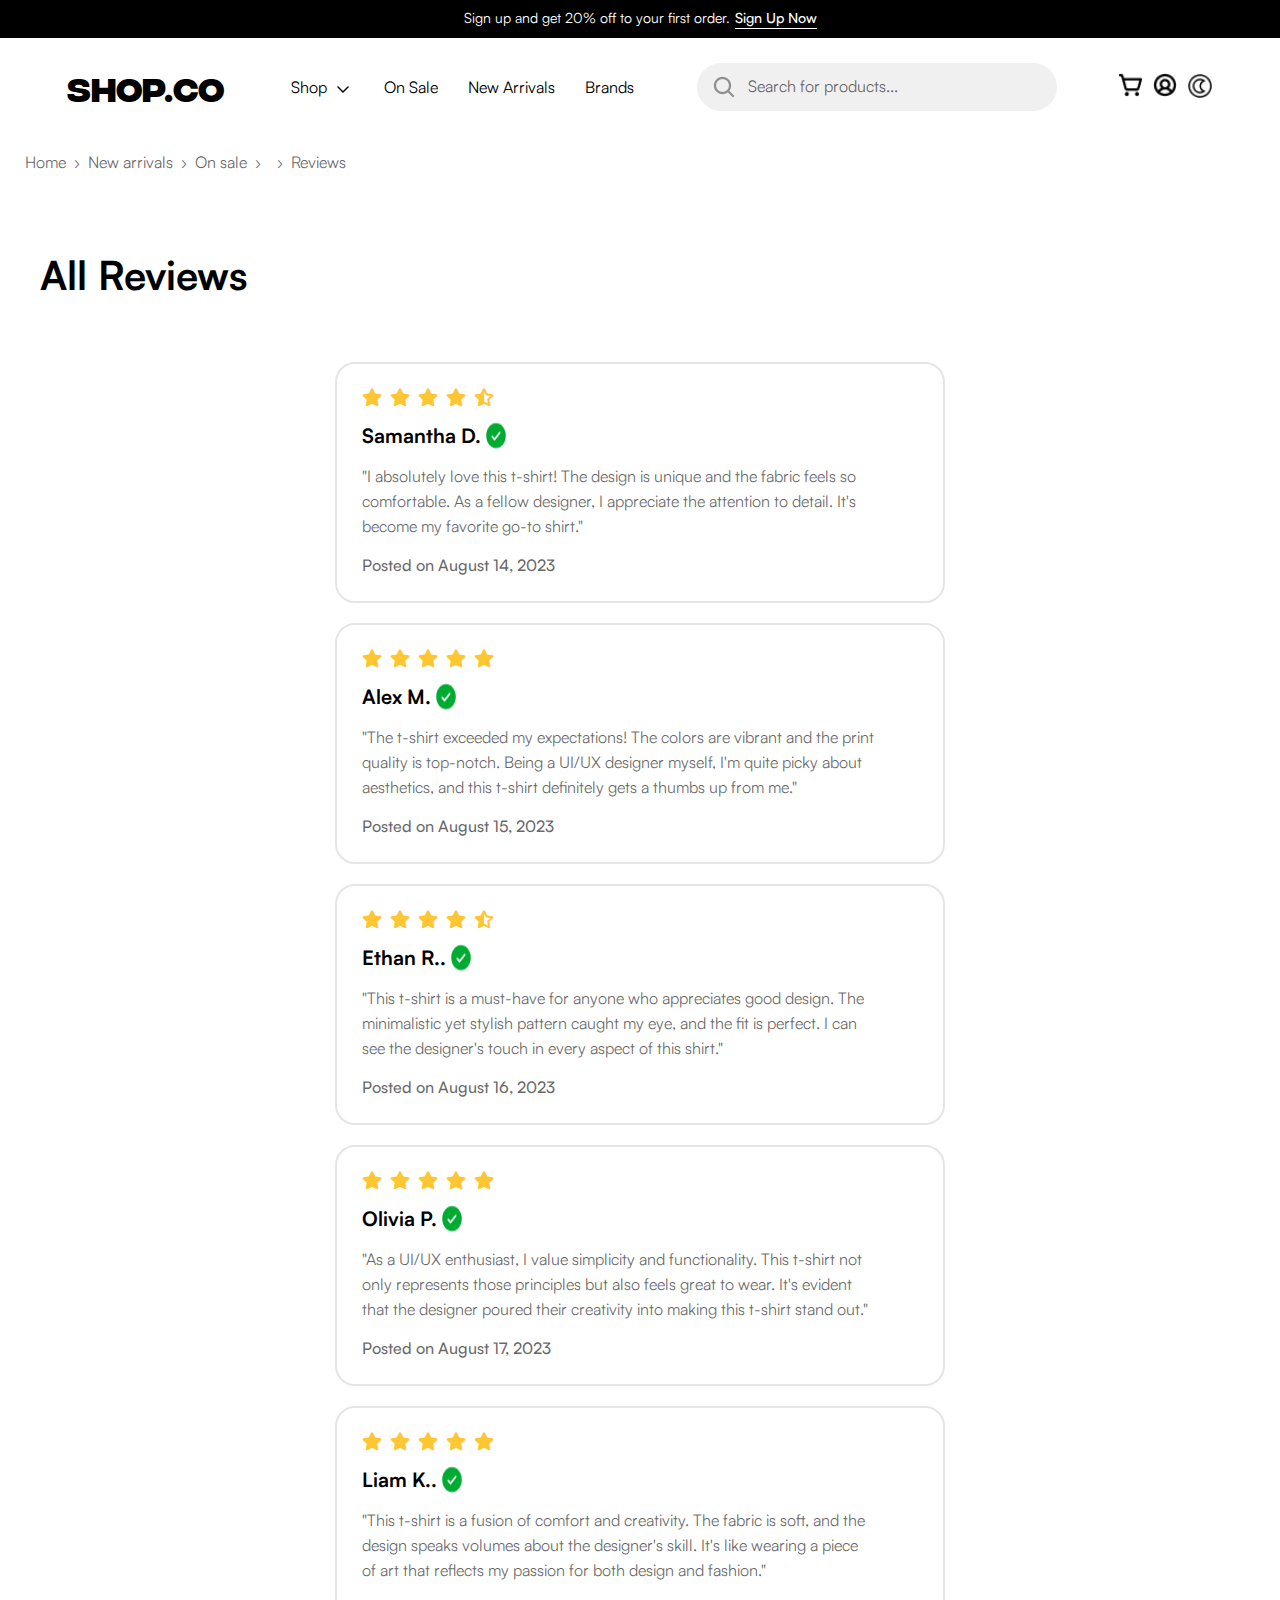
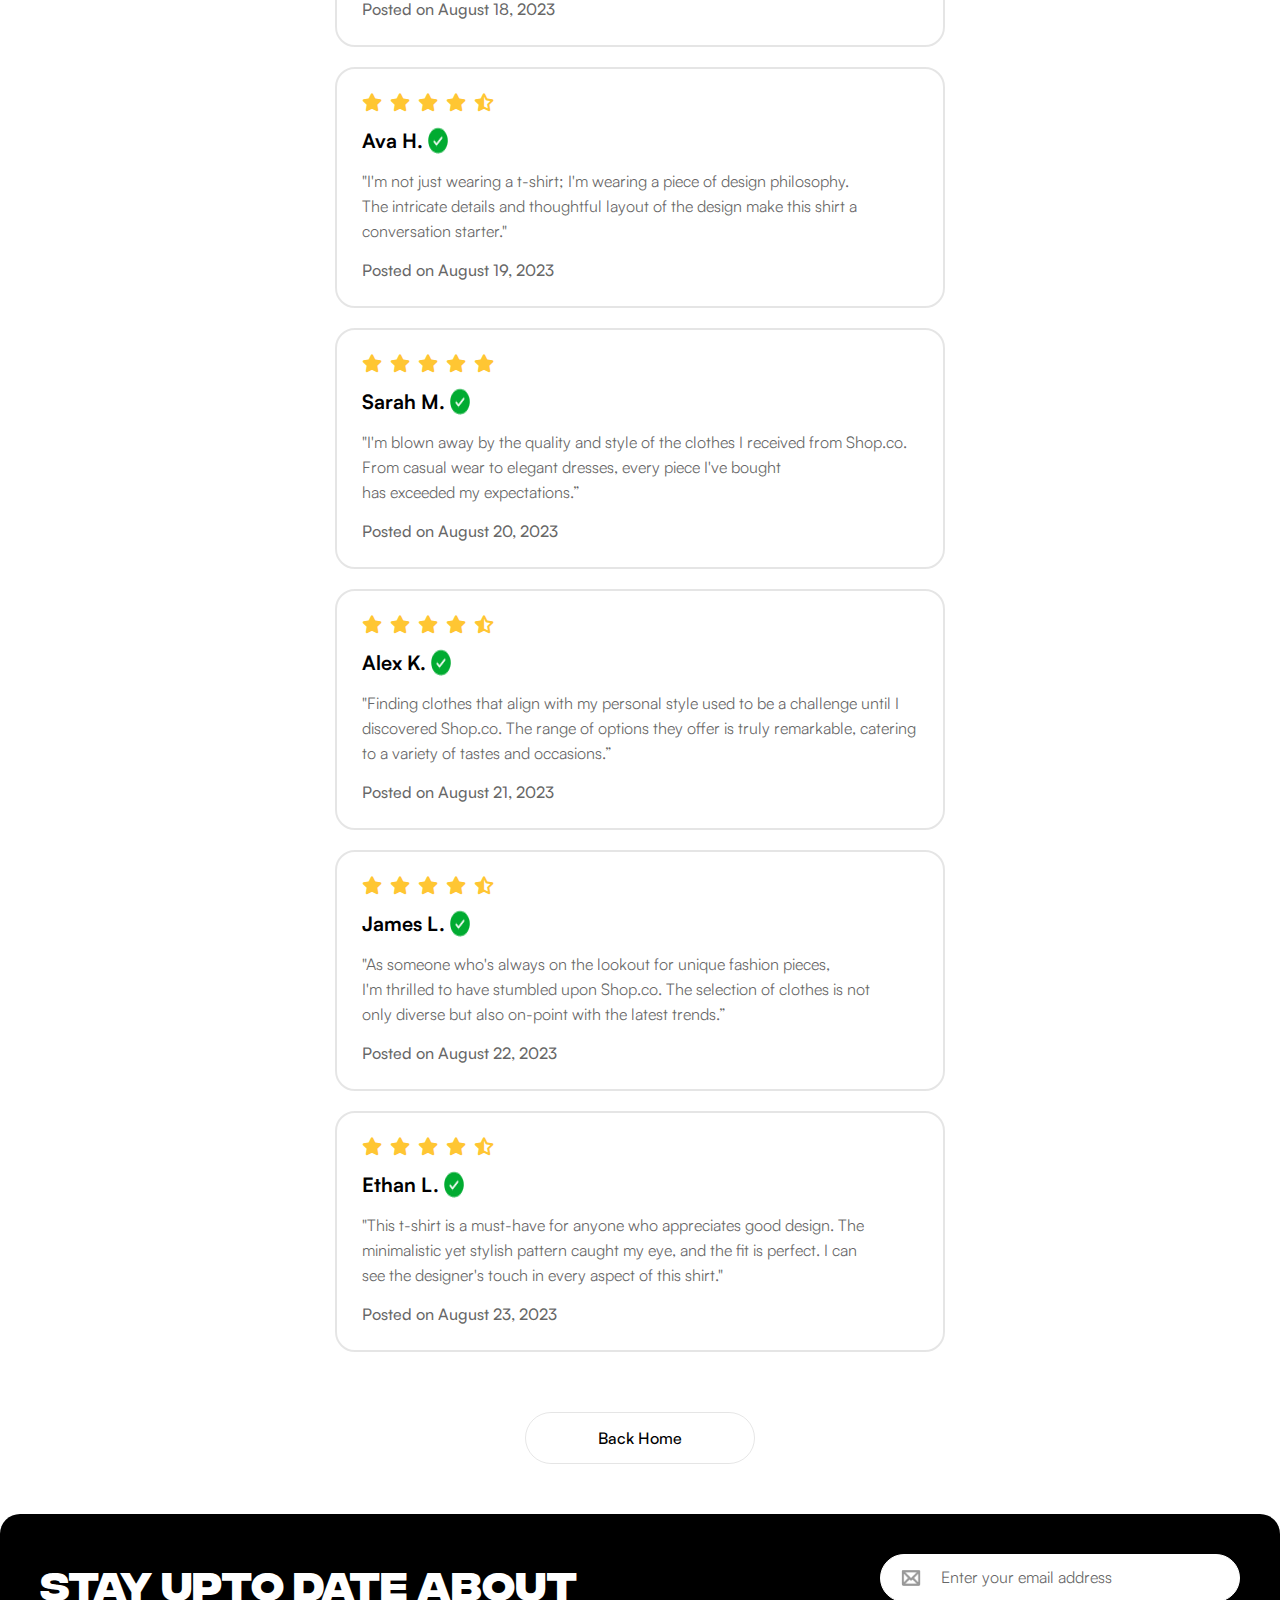
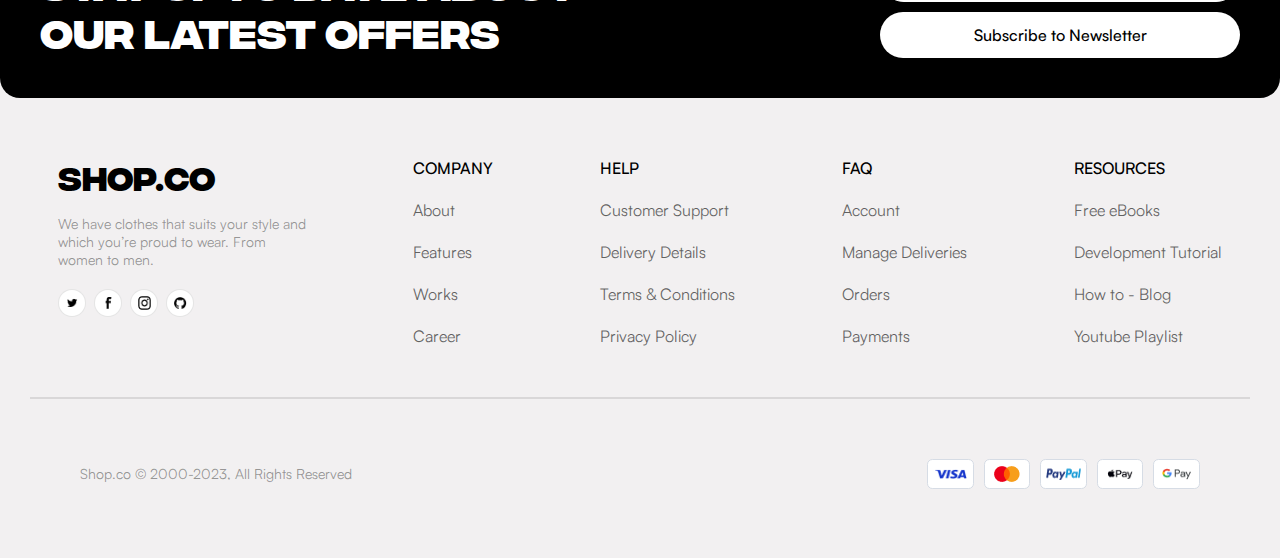
<file: reviews.html>
<!DOCTYPE html>
<html lang="en">

<head>
    <meta charset="UTF-8">
    <meta name="viewport" content="width=device-width, initial-scale=1.0">
    <title>Reviews</title>
    <link rel="styleSheet" href="style.css" />
    <link rel="stylesheet" href="https://cdnjs.cloudflare.com/ajax/libs/font-awesome/6.5.0/css/all.min.css">
</head>

<body data-page="Reviews">
    <!----------------------------------------------------SECTION 1 NAV BAR------------------------------------------------------------ -->

    <div class="navBarSection">
        <div class="signUpNow">
            <span class="Spantext">
                <p class="signUpText">Sign up and get 20% off to your first order.</p><a href="#"
                    class="signUpNowA">Sign Up Now</a>
            </span>
        </div>

        <div class="shopCo">
            <p class="shopCoText">SHOP.CO</p>
            <div class="navBar">
                <div class="dropdown">
                    <a href="shop.html">Shop <img src="Icons/dropDownMenu.png" class="arrowImage"></a>
                    <div class="dropdownContent">
                        <a href="shopMen.html">Men</a>
                        <a href="shopWomen.html">Women</a>
                    </div>
                </div>
                <a href="onSale.html">On Sale</a>
                <a href="newArrivals.html">New Arrivals</a>
                <a href="#">Brands</a>
            </div>
            <form>
                <input type="text" id="search" class="FormInput" placeholder="Search for products..." />
            </form>
            <div class="cartAndProfileIcon">
                <a href="cart.html"><img src="Icons/cart.png" class="iconFilter" /></a>
                <img src="Icons/profile.png" class="iconFilter" />
                <button id="themeToggle"><img src="Icons/light_mode.png" class="iconFilter mode"></button>
            </div>

        </div>
    </div>

    <div class="breadcrumb" id="breadcrumb"></div>

    <!-- ----------------------------------------------------SECTION 2 REVIEWS---------------------------------------------------------------------------- -->
    <div class="reviewsAndRatings">
        <p class="reviewsAndRatingsHead">All Reviews</p>

        <div class="cardsBigDiv2">

            <div class="card2">
                <div class="stars">
                    <i class="fa-solid fa-star" style="color: #FFC633;"></i>
                    <i class="fa-solid fa-star" style="color: #FFC633;"></i>
                    <i class="fa-solid fa-star" style="color: #FFC633;"></i>
                    <i class="fa-solid fa-star" style="color: #FFC633;"></i>
                    <i class="fa-solid fa-star-half-stroke" style="color: #FFC633;"></i>
                </div>
                <div class="textAndGreeendiv">
                    <p class="customerName">Samantha D.</p>
                    <img src="Icons/greenSign.png" />
                </div>
                <p class="customerPara">
                    "I absolutely love this t-shirt! The design is unique and the fabric feels so<br>
                    comfortable. As a fellow designer, I appreciate the attention to detail. It's <br>
                    become my favorite go-to shirt."
                </p>
                <p class="datePosted">Posted on August 14, 2023</p>
            </div>

            <div class="card2">
                <div class="stars">
                    <i class="fa-solid fa-star" style="color: #FFC633;"></i>
                    <i class="fa-solid fa-star" style="color: #FFC633;"></i>
                    <i class="fa-solid fa-star" style="color: #FFC633;"></i>
                    <i class="fa-solid fa-star" style="color: #FFC633;"></i>
                    <i class="fa-solid fa-star" style="color: #FFC633;"></i>
                </div>
                <div class="textAndGreeendiv">
                    <p class="customerName">Alex M.</p>
                    <img src="Icons/greenSign.png" />
                </div>
                <p class="customerPara">"The t-shirt exceeded my expectations! The colors are vibrant and the
                    print<br>
                    quality is top-notch. Being a UI/UX designer myself, I'm quite picky about<br>
                    aesthetics, and this t-shirt definitely gets a thumbs up from me."
                </p>
                <p class="datePosted">Posted on August 15, 2023</p>
            </div>

            <div class="card2">
                <div class="stars">
                    <i class="fa-solid fa-star" style="color: #FFC633;"></i>
                    <i class="fa-solid fa-star" style="color: #FFC633;"></i>
                    <i class="fa-solid fa-star" style="color: #FFC633;"></i>
                    <i class="fa-solid fa-star" style="color: #FFC633;"></i>
                    <i class="fa-solid fa-star-half-stroke" style="color: #FFC633;"></i>
                </div>
                <div class="textAndGreeendiv">
                    <p class="customerName">Ethan R..</p>
                    <img src="Icons/greenSign.png" />
                </div>
                <p class="customerPara">"This t-shirt is a must-have for anyone who appreciates good design. The<br>
                    minimalistic yet stylish pattern caught my eye, and the fit is perfect. I can<br> see the
                    designer's
                    touch in every aspect of this shirt."
                </p>
                <p class="datePosted">Posted on August 16, 2023</p>
            </div>

            <div class="card2">
                <div class="stars">
                    <i class="fa-solid fa-star" style="color: #FFC633;"></i>
                    <i class="fa-solid fa-star" style="color: #FFC633;"></i>
                    <i class="fa-solid fa-star" style="color: #FFC633;"></i>
                    <i class="fa-solid fa-star" style="color: #FFC633;"></i>
                    <i class="fa-solid fa-star" style="color: #FFC633;"></i>
                </div>
                <div class="textAndGreeendiv">
                    <p class="customerName">Olivia P.</p>
                    <img src="Icons/greenSign.png" />
                </div>
                <p class="customerPara">"As a UI/UX enthusiast, I value simplicity and functionality. This t-shirt
                    not<br>only represents those principles but also feels great to wear. It's evident<br>that the
                    designer poured their creativity into making this t-shirt stand out."
                </p>
                <p class="datePosted">Posted on August 17, 2023</p>
            </div>

            <div class="card2">
                <div class="stars">
                    <i class="fa-solid fa-star" style="color: #FFC633;"></i>
                    <i class="fa-solid fa-star" style="color: #FFC633;"></i>
                    <i class="fa-solid fa-star" style="color: #FFC633;"></i>
                    <i class="fa-solid fa-star" style="color: #FFC633;"></i>
                    <i class="fa-solid fa-star" style="color: #FFC633;"></i>
                </div>
                <div class="textAndGreeendiv">
                    <p class="customerName">Liam K..</p>
                    <img src="Icons/greenSign.png" />
                </div>
                <p class="customerPara">"This t-shirt is a fusion of comfort and creativity. The fabric is soft, and
                    the<br>design speaks volumes about the designer's skill. It's like wearing a piece<br>of art
                    that
                    reflects my passion for both design and fashion."
                </p>
                <p class="datePosted">Posted on August 18, 2023</p>
            </div>

            <div class="card2">
                <div class="stars">
                    <i class="fa-solid fa-star" style="color: #FFC633;"></i>
                    <i class="fa-solid fa-star" style="color: #FFC633;"></i>
                    <i class="fa-solid fa-star" style="color: #FFC633;"></i>
                    <i class="fa-solid fa-star" style="color: #FFC633;"></i>
                    <i class="fa-solid fa-star-half-stroke" style="color: #FFC633;"></i>
                </div>
                <div class="textAndGreeendiv">
                    <p class="customerName">Ava H.</p>
                    <img src="Icons/greenSign.png" />
                </div>
                <p class="customerPara">"I'm not just wearing a t-shirt; I'm wearing a piece of design
                    philosophy.<br>
                    The intricate details and thoughtful layout of the design make this shirt a<br>conversation
                    starter."
                </p>
                <p class="datePosted">Posted on August 19, 2023</p>
            </div>

            <div class="card2">
                <div class="stars">
                    <i class="fa-solid fa-star" style="color: #FFC633;"></i>
                    <i class="fa-solid fa-star" style="color: #FFC633;"></i>
                    <i class="fa-solid fa-star" style="color: #FFC633;"></i>
                    <i class="fa-solid fa-star" style="color: #FFC633;"></i>
                    <i class="fa-solid fa-star" style="color: #FFC633;"></i>
                </div>
                <div class="textAndGreeendiv">
                    <p class="customerName">Sarah M.</p>
                    <img src="Icons/greenSign.png" />
                </div>
                <p class="customerPara">"I'm blown away by the quality and style of the
                    clothes I received from Shop.co. From casual
                    wear to elegant dresses, every piece I've bought<br>
                    has exceeded my expectations.”</p>
                <p class="datePosted">Posted on August 20, 2023</p>
            </div>

            <div class="card2">
                <div class="stars">
                    <i class="fa-solid fa-star" style="color: #FFC633;"></i>
                    <i class="fa-solid fa-star" style="color: #FFC633;"></i>
                    <i class="fa-solid fa-star" style="color: #FFC633;"></i>
                    <i class="fa-solid fa-star" style="color: #FFC633;"></i>
                    <i class="fa-solid fa-star-half-stroke" style="color: #FFC633;"></i>
                </div>
                <div class="textAndGreeendiv">
                    <p class="customerName">Alex K.</p>
                    <img src="Icons/greenSign.png" />
                </div>
                <p class="customerPara">
                    "Finding clothes that align with my personal style used to be a challenge until I<br> discovered
                    Shop.co. The range of options they offer is truly
                    remarkable, catering to a variety of tastes and
                    occasions.”
                </p>
                <p class="datePosted">Posted on August 21, 2023</p>
            </div>

            <div class="card2">
                <div class="stars">
                    <i class="fa-solid fa-star" style="color: #FFC633;"></i>
                    <i class="fa-solid fa-star" style="color: #FFC633;"></i>
                    <i class="fa-solid fa-star" style="color: #FFC633;"></i>
                    <i class="fa-solid fa-star" style="color: #FFC633;"></i>
                    <i class="fa-solid fa-star-half-stroke" style="color: #FFC633;"></i>
                </div>
                <div class="textAndGreeendiv">
                    <p class="customerName">James L.</p>
                    <img src="Icons/greenSign.png" />
                </div>
                <p class="customerPara">
                    "As someone who's always on the lookout for unique fashion pieces,<br>
                    I'm thrilled to have stumbled upon Shop.co. The selection of clothes is not<br>
                    only diverse but also on-point with the latest trends.”
                </p>
                <p class="datePosted">Posted on August 22, 2023</p>
            </div>

            <div class="card2">
                <div class="stars">
                    <i class="fa-solid fa-star" style="color: #FFC633;"></i>
                    <i class="fa-solid fa-star" style="color: #FFC633;"></i>
                    <i class="fa-solid fa-star" style="color: #FFC633;"></i>
                    <i class="fa-solid fa-star" style="color: #FFC633;"></i>
                    <i class="fa-solid fa-star-half-stroke" style="color: #FFC633;"></i>
                </div>
                <div class="textAndGreeendiv">
                    <p class="customerName">Ethan L.</p>
                    <img src="Icons/greenSign.png" />
                </div>
                <p class="customerPara">"This t-shirt is a must-have for anyone who appreciates good design. The<br>
                    minimalistic yet stylish pattern caught my eye, and the fit is perfect. I can<br> see the
                    designer's
                    touch in every aspect of this shirt."
                </p>
                <p class="datePosted">Posted on August 23, 2023</p>
            </div>
        </div>
        <a href="home.html" class="loadMoreReviews">Back Home</a>
    </div>
    <!----------------------------------------------------SECTION LAST SECTION---------------------------------------------------------------------------- -->

    <div class="lastSection">
        <div class="stayUpToDateBigDiv">
            <p class="stayUpToDateTitle">STAY UPTO DATE ABOUT<br> OUR LATEST OFFERS</p>
            <div class="fieldsButtons">
                <form>
                    <input type="email" id="email" class="FormInput2" placeholder="Enter your email address" />
                </form>
                <a href="#" class="subscribeButton">Subscribe to Newsletter</a>
            </div>
        </div>
        <div class="aboutShopCo">
            <div class="aboutTitles">

                <div class="aboutSmallDiv shopCoSmallDiv">
                    <p class="shopCoText">SHOP.CO</p>
                    <p class="shopCoSmallDivTitle">We have clothes that suits your style and<br>
                        which you’re proud to wear. From<br>women to men.</p>
                    <div class="socialIcons">
                        <div class="divIcons"><img src="Icons/twitterIcon.png" width="11.17px" height="9.03px"></div>
                        <div class="divIcons"><img src="Icons/FacebookIcon.png" width="6.32px" height="12.17px"></div>
                        <div class="divIcons"><img src="Icons/instagramIcon.png" width="13.55px" height="13.55px"></div>
                        <div class="divIcons"><img src="Icons/github.png" width="12.96px" height="12.65px"></div>
                    </div>
                </div>

                <div class="aboutSmallDiv companySmallDiv">
                    <p class="head">Company</p>
                    <a href="">About</a>
                    <a href="">Features</a>
                    <a href="">Works</a>
                    <a href="">Career</a>
                </div>

                <div class="aboutSmallDiv HelpSmallDiv">
                    <p class="head">Help</p>
                    <a href="">Customer Support</a>
                    <a href="">Delivery Details</a>
                    <a href="">Terms & Conditions</a>
                    <a href="">Privacy Policy</a>
                </div>

                <div class="aboutSmallDiv faqSmallDiv">
                    <p class="head">faq</p>
                    <a href="">Account</a>
                    <a href="">Manage Deliveries</a>
                    <a href="">Orders</a>
                    <a href="">Payments</a>
                </div>

                <div class="aboutSmallDiv resourcesSmallDiv">
                    <p class="head">Resources</p>
                    <a href="">Free eBooks</a>
                    <a href="">Development Tutorial</a>
                    <a href="">How to - Blog</a>
                    <a href="">Youtube Playlist</a>
                </div>
            </div>

            <div class="borderBottom2"></div>

            <div class="copyRightAndPaymentOptions">
                <p class="copyRightText">Shop.co © 2000-2023, All Rights Reserved</p>
                <div class="paymentOptions">
                    <div class="paymentOptionsCon"><img src="Icons/Visa.png" width="32.54px" height="10.51px"></div>
                    <div class="paymentOptionsCon"><img src="Icons/Mastercard.png" width="25.38px" height="15.69px">
                    </div>
                    <div class="paymentOptionsCon"><img src="Icons/Paypal.png" width="34.55px" height="11.21px"></div>
                    <div class="paymentOptionsCon"><img src="Icons/PayBlack.png" width="26.41px" height="10.51px"
                            class="PayBlack"></div>
                    <div class="paymentOptionsCon"><img src="Icons/GooglePay.png" width="28.56px" height="11.21px"
                            class="GooglePay"></div>
                </div>
            </div>
        </div>
    </div>

    <!------------------------------------------------------------------------------------------------------------------------------------ -->
    <script src="script.js"></script>
</body>

</html>
</file>
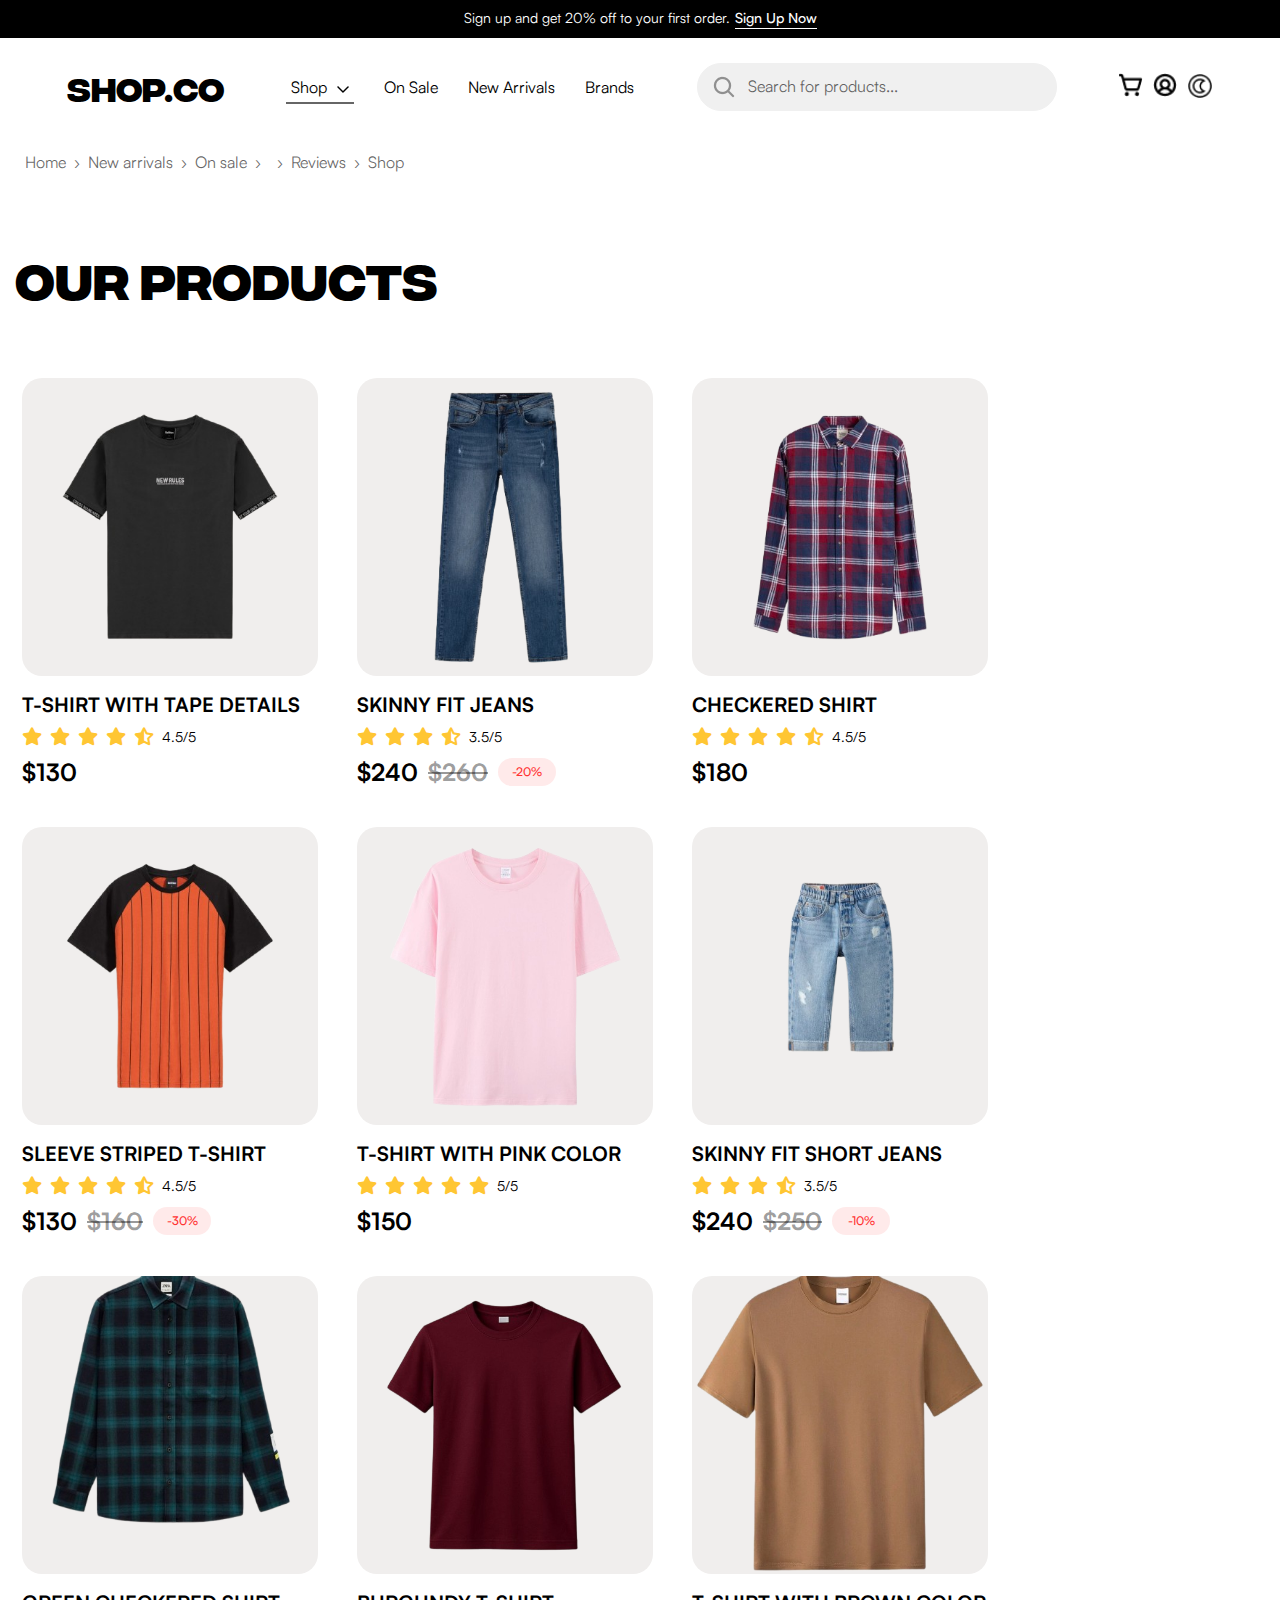
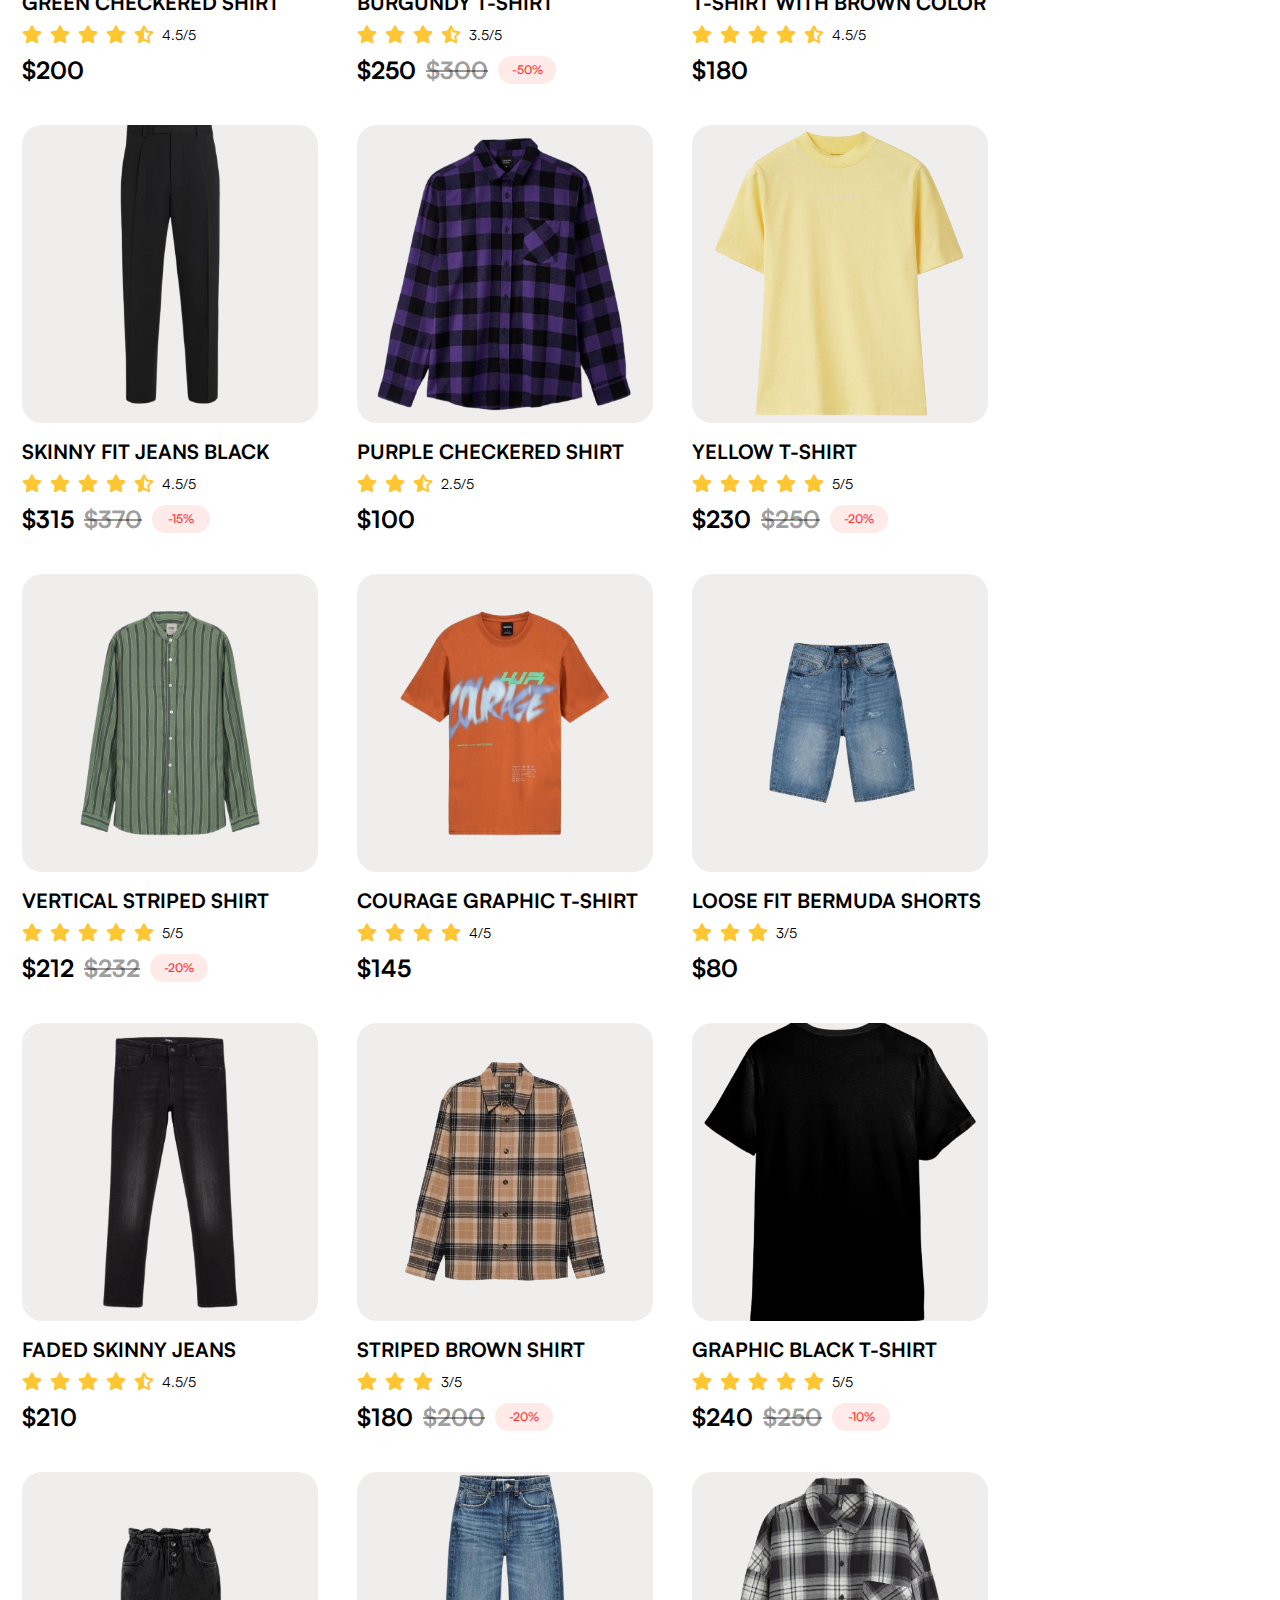
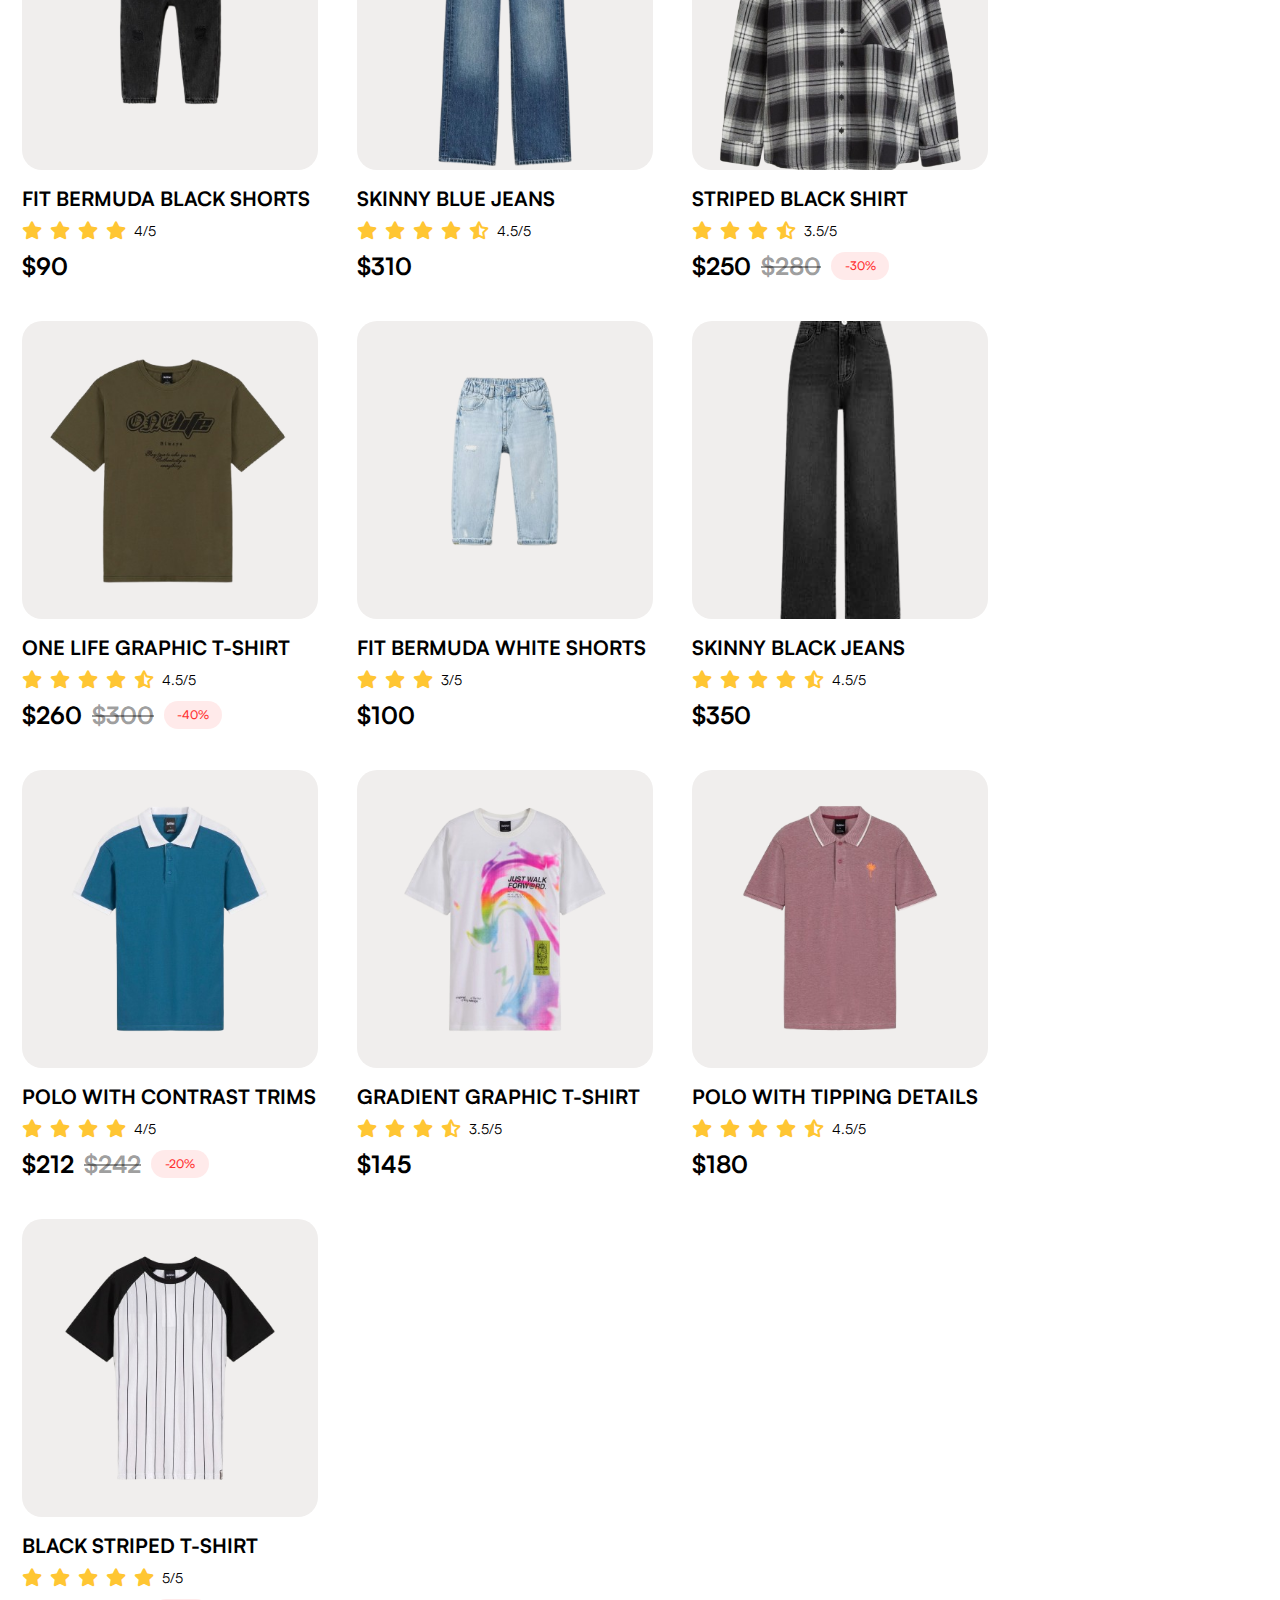
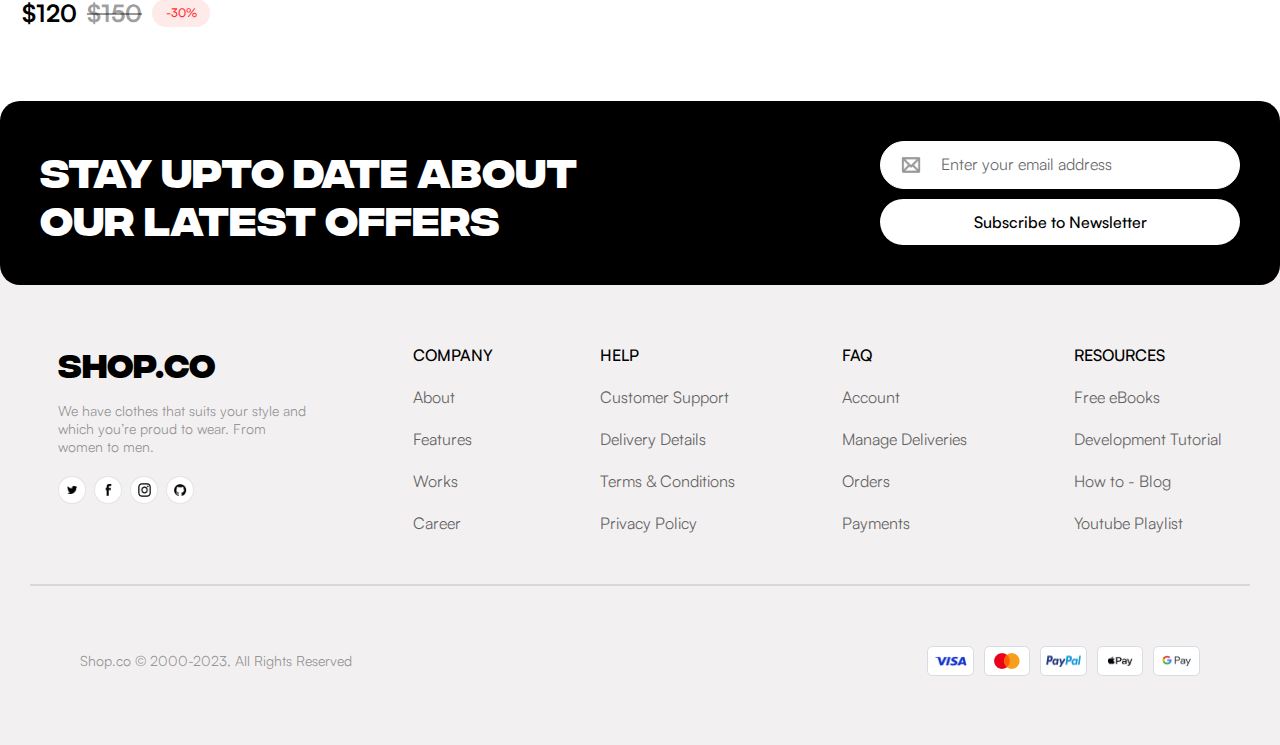
<file: shop.html>
<!DOCTYPE html>
<html lang="en">

<head>
    <meta charset="UTF-8">
    <meta name="viewport" content="width=device-width, initial-scale=1.0">
    <title>Total Shop</title>
    <link rel="styleSheet" href="style.css" />
    <link rel="stylesheet" href="https://cdnjs.cloudflare.com/ajax/libs/font-awesome/6.5.0/css/all.min.css">
</head>

<body>
    <!----------------------------------------------------SECTION 1 NAV BAR------------------------------------------------------------ -->

    <div class="navBarSection">
        <div class="signUpNow">
            <span class="Spantext">
                <p class="signUpText">Sign up and get 20% off to your first order.</p><a href="#"
                    class="signUpNowA">Sign Up Now</a>
            </span>
        </div>

        <div class="shopCo">
            <p class="shopCoText">SHOP.CO</p>
            <div class="navBar">
                <div class="dropdown">
                    <a href="shop.html">Shop <img src="Icons/dropDownMenu.png" class="arrowImage"></a>
                    <div class="dropdownContent">
                        <a href="shopMen.html">Men</a>
                        <a href="shopWomen.html">Women</a>
                    </div>
                </div>
                <a href="onSale.html">On Sale</a>
                <a href="newArrivals.html">New Arrivals</a>
                <a href="#">Brands</a>
            </div>
            <form>
                <input type="text" id="search" class="FormInput" placeholder="Search for products..." />
            </form>
            <div class="cartAndProfileIcon">
                <a href="cart.html"><img src="Icons/cart.png" class="iconFilter" /></a>
                <img src="Icons/profile.png" class="iconFilter" />
                <button id="themeToggle"><img src="Icons/light_mode.png" class="iconFilter mode"></button>
            </div>

        </div>
    </div>
    <div class="breadcrumb" id="breadcrumb"></div>
    <!----------------------------------------------------SECTION 2 SHOPPING------------------------------------------------------------ -->
    <div class="Section3and4">
        <p class="newArrivalHead onsaleHead">Our Products</p>
        <div class="clothesImages">
            <a href="productInfo.html">
                <div class="arrivalsImagesBigDiv" data-id="1">
                    <div class="arrivalsImagesDiv">
                        <img src="Images/black_t-shirt.png" />
                    </div>
                    <div class="imagesInfo">
                        <p class="titleInfo">T-SHIRT WITH TAPE DETAILS</p>
                        <div class="stars">
                            <i class="fa-solid fa-star" style="color: #FFC633;"></i>
                            <i class="fa-solid fa-star" style="color: #FFC633;"></i>
                            <i class="fa-solid fa-star" style="color: #FFC633;"></i>
                            <i class="fa-solid fa-star" style="color: #FFC633;"></i>
                            <i class="fa-solid fa-star-half-stroke" style="color: #FFC633;"></i>
                            <span class="ratingNumber">4.5/5</span>
                        </div>
                        <p class="priceInfo">$130</p>
                    </div>
                </div>
            </a>

            <a href="productInfo.html">
                <div class="arrivalsImagesBigDiv" data-id="2">
                    <div class="arrivalsImagesDiv">
                        <img src="Images/jeans.png" />
                    </div>
                    <div class="imagesInfo">
                        <p class="titleInfo">SKINNY FIT JEANS</p>
                        <div class="stars">
                            <i class="fa-solid fa-star" style="color: #FFC633;"></i>
                            <i class="fa-solid fa-star" style="color: #FFC633;"></i>
                            <i class="fa-solid fa-star" style="color: #FFC633;"></i>
                            <i class="fa-solid fa-star-half-stroke" style="color: #FFC633;"></i>
                            <span class="ratingNumber">3.5/5</span>
                        </div>
                        <div class="priceDiv">
                            <p class="priceInfo">$240</p>
                            <p class="oldPreice">$260</p>
                            <p class="discount">-20%</p>
                        </div>
                    </div>
                </div>
            </a>

            <a href="productInfo.html">
                <div class="arrivalsImagesBigDiv" data-id="3">
                    <div class="arrivalsImagesDiv">
                        <img src="Images/colorfulshirt.png" />
                    </div>
                    <div class="imagesInfo">
                        <p class="titleInfo">CHECKERED SHIRT</p>
                        <div class="stars">
                            <i class="fa-solid fa-star" style="color: #FFC633;"></i>
                            <i class="fa-solid fa-star" style="color: #FFC633;"></i>
                            <i class="fa-solid fa-star" style="color: #FFC633;"></i>
                            <i class="fa-solid fa-star" style="color: #FFC633;"></i>
                            <i class="fa-solid fa-star-half-stroke" style="color: #FFC633;"></i>
                            <span class="ratingNumber">4.5/5</span>
                        </div>
                        <p class="priceInfo">$180</p>
                    </div>
                </div>
            </a>

            <a href="productInfo.html">
                <div class="arrivalsImagesBigDiv" data-id="4">
                    <div class="arrivalsImagesDiv">
                        <img src="Images/sportShirt.png" />
                    </div>
                    <div class="imagesInfo">
                        <p class="titleInfo">SLEEVE STRIPED T-SHIRT</p>
                        <div class="stars">
                            <i class="fa-solid fa-star" style="color: #FFC633;"></i>
                            <i class="fa-solid fa-star" style="color: #FFC633;"></i>
                            <i class="fa-solid fa-star" style="color: #FFC633;"></i>
                            <i class="fa-solid fa-star" style="color: #FFC633;"></i>
                            <i class="fa-solid fa-star-half-stroke" style="color: #FFC633;"></i>
                            <span class="ratingNumber">4.5/5</span>
                        </div>
                        <div class="priceDiv">
                            <p class="priceInfo">$130</p>
                            <p class="oldPreice">$160</p>
                            <p class="discount">-30%</p>
                        </div>
                    </div>
                </div>
            </a>

            <a href="productInfo.html">
                <div class="arrivalsImagesBigDiv" data-id="5">
                    <div class="arrivalsImagesDiv">
                        <img src="Images/pinkShirtWithNoThing.png" />
                    </div>
                    <div class="imagesInfo">
                        <p class="titleInfo">T-SHIRT WITH PINK COLOR</p>
                        <div class="stars">
                            <i class="fa-solid fa-star" style="color: #FFC633;"></i>
                            <i class="fa-solid fa-star" style="color: #FFC633;"></i>
                            <i class="fa-solid fa-star" style="color: #FFC633;"></i>
                            <i class="fa-solid fa-star" style="color: #FFC633;"></i>
                            <i class="fa-solid fa-star" style="color: #FFC633;"></i>
                            <span class="ratingNumber">5/5</span>
                        </div>
                        <p class="priceInfo">$150</p>
                    </div>
                </div>
            </a>

            <a href="productInfo.html">
                <div class="arrivalsImagesBigDiv" data-id="6">
                    <div class="arrivalsImagesDiv">
                        <img src="Images/babyBlueShortJeans.png" />
                    </div>
                    <div class="imagesInfo">
                        <p class="titleInfo">SKINNY FIT SHORT JEANS</p>
                        <div class="stars">
                            <i class="fa-solid fa-star" style="color: #FFC633;"></i>
                            <i class="fa-solid fa-star" style="color: #FFC633;"></i>
                            <i class="fa-solid fa-star" style="color: #FFC633;"></i>
                            <i class="fa-solid fa-star-half-stroke" style="color: #FFC633;"></i>
                            <span class="ratingNumber">3.5/5</span>
                        </div>
                        <div class="priceDiv">
                            <p class="priceInfo">$240</p>
                            <p class="oldPreice">$250</p>
                            <p class="discount">-10%</p>
                        </div>
                    </div>
                </div>
            </a>

            <a href="productInfo.html">
                <div class="arrivalsImagesBigDiv" data-id="7">
                    <div class="arrivalsImagesDiv">
                        <img src="Images/plaidGreenShirt.png" />
                    </div>
                    <div class="imagesInfo">
                        <p class="titleInfo">GREEN CHECKERED SHIRT</p>
                        <div class="stars">
                            <i class="fa-solid fa-star" style="color: #FFC633;"></i>
                            <i class="fa-solid fa-star" style="color: #FFC633;"></i>
                            <i class="fa-solid fa-star" style="color: #FFC633;"></i>
                            <i class="fa-solid fa-star" style="color: #FFC633;"></i>
                            <i class="fa-solid fa-star-half-stroke" style="color: #FFC633;"></i>
                            <span class="ratingNumber">4.5/5</span>
                        </div>
                        <p class="priceInfo">$200</p>
                    </div>
                </div>
            </a>

            <a href="productInfo.html">
                <div class="arrivalsImagesBigDiv" data-id="8">
                    <div class="arrivalsImagesDiv">
                        <img src="Images/burgundyShirt.png" />
                    </div>
                    <div class="imagesInfo">
                        <p class="titleInfo">BURGUNDY T-SHIRT</p>
                        <div class="stars">
                            <i class="fa-solid fa-star" style="color: #FFC633;"></i>
                            <i class="fa-solid fa-star" style="color: #FFC633;"></i>
                            <i class="fa-solid fa-star" style="color: #FFC633;"></i>
                            <i class="fa-solid fa-star-half-stroke" style="color: #FFC633;"></i>
                            <span class="ratingNumber">3.5/5</span>
                        </div>
                        <div class="priceDiv">
                            <p class="priceInfo">$250</p>
                            <p class="oldPreice">$300</p>
                            <p class="discount">-50%</p>
                        </div>
                    </div>
                </div>
            </a>

            <a href="productInfo.html">
                <div class="arrivalsImagesBigDiv" data-id="9">
                    <div class="arrivalsImagesDiv">
                        <img src="Images/brownShirt.png" />
                    </div>
                    <div class="imagesInfo">
                        <p class="titleInfo">T-SHIRT WITH BROWN COLOR</p>
                        <div class="stars">
                            <i class="fa-solid fa-star" style="color: #FFC633;"></i>
                            <i class="fa-solid fa-star" style="color: #FFC633;"></i>
                            <i class="fa-solid fa-star" style="color: #FFC633;"></i>
                            <i class="fa-solid fa-star" style="color: #FFC633;"></i>
                            <i class="fa-solid fa-star-half-stroke" style="color: #FFC633;"></i>
                            <span class="ratingNumber">4.5/5</span>
                        </div>
                        <p class="priceInfo">$180</p>
                    </div>
                </div>
            </a>

            <a href="productInfo.html">
                <div class="arrivalsImagesBigDiv" data-id="10">
                    <div class="arrivalsImagesDiv">
                        <img src="Images/jeansBlackW.png" />
                    </div>
                    <div class="imagesInfo">
                        <p class="titleInfo">SKINNY FIT JEANS BLACK</p>
                        <div class="stars">
                            <i class="fa-solid fa-star" style="color: #FFC633;"></i>
                            <i class="fa-solid fa-star" style="color: #FFC633;"></i>
                            <i class="fa-solid fa-star" style="color: #FFC633;"></i>
                            <i class="fa-solid fa-star" style="color: #FFC633;"></i>
                            <i class="fa-solid fa-star-half-stroke" style="color: #FFC633;"></i>
                            <span class="ratingNumber">4.5/5</span>
                        </div>
                        <div class="priceDiv">
                            <p class="priceInfo">$315</p>
                            <p class="oldPreice">$370</p>
                            <p class="discount">-15%</p>
                        </div>
                    </div>
                </div>
            </a>

            <a href="productInfo.html">
                <div class="arrivalsImagesBigDiv" data-id="11">
                    <div class="arrivalsImagesDiv">
                        <img src="Images/purplePlaidShirt.png" />
                    </div>
                    <div class="imagesInfo">
                        <p class="titleInfo">purple CHECKERED SHIRT</p>
                        <div class="stars">
                            <i class="fa-solid fa-star" style="color: #FFC633;"></i>
                            <i class="fa-solid fa-star" style="color: #FFC633;"></i>
                            <i class="fa-solid fa-star-half-stroke" style="color: #FFC633;"></i>
                            <span class="ratingNumber">2.5/5</span>
                        </div>
                        <p class="priceInfo">$100</p>
                    </div>
                </div>
            </a>

            <a href="productInfo.html">
                <div class="arrivalsImagesBigDiv" data-id="12">
                    <div class="arrivalsImagesDiv">
                        <img src="Images/yellowShirt.png" />
                    </div>
                    <div class="imagesInfo">
                        <p class="titleInfo">YELLOW T-SHIRT</p>
                        <div class="stars">
                            <i class="fa-solid fa-star" style="color: #FFC633;"></i>
                            <i class="fa-solid fa-star" style="color: #FFC633;"></i>
                            <i class="fa-solid fa-star" style="color: #FFC633;"></i>
                            <i class="fa-solid fa-star" style="color: #FFC633;"></i>
                            <i class="fa-solid fa-star" style="color: #FFC633;"></i>
                            <span class="ratingNumber">5/5</span>
                        </div>
                        <div class="priceDiv">
                            <p class="priceInfo">$230</p>
                            <p class="oldPreice">$250</p>
                            <p class="discount">-20%</p>
                        </div>
                    </div>
                </div>
            </a>
            <a href="productInfo.html">
                <div class="arrivalsImagesBigDiv" data-id="13">
                    <div class="arrivalsImagesDiv">
                        <img src="Images/greenShirt.png" />
                    </div>
                    <div class="imagesInfo">
                        <p class="titleInfo">VERTICAL STRIPED SHIRT</p>
                        <div class="stars">
                            <i class="fa-solid fa-star" style="color: #FFC633;"></i>
                            <i class="fa-solid fa-star" style="color: #FFC633;"></i>
                            <i class="fa-solid fa-star" style="color: #FFC633;"></i>
                            <i class="fa-solid fa-star" style="color: #FFC633;"></i>
                            <i class="fa-solid fa-star" style="color: #FFC633;"></i>
                            <span class="ratingNumber">5/5</span>
                        </div>
                        <div class="priceDiv">
                            <p class="priceInfo">$212</p>
                            <p class="oldPreice">$232</p>
                            <p class="discount">-20%</p>
                        </div>
                    </div>
                </div>
            </a>

            <a href="productInfo.html">
                <div class="arrivalsImagesBigDiv" data-id="14">
                    <div class="arrivalsImagesDiv">
                        <img src="Images/orangeShirt.png" />
                    </div>
                    <div class="imagesInfo">
                        <p class="titleInfo">COURAGE GRAPHIC T-SHIRT</p>
                        <div class="stars">
                            <i class="fa-solid fa-star" style="color: #FFC633;"></i>
                            <i class="fa-solid fa-star" style="color: #FFC633;"></i>
                            <i class="fa-solid fa-star" style="color: #FFC633;"></i>
                            <i class="fa-solid fa-star" style="color: #FFC633;"></i>
                            <span class="ratingNumber">4/5</span>
                        </div>
                        <p class="priceInfo">$145</p>
                    </div>
                </div>
            </a>

            <a href="productInfo.html">
                <div class="arrivalsImagesBigDiv" data-id="15">
                    <div class="arrivalsImagesDiv">
                        <img src="Images/shortjeans.png" />
                    </div>
                    <div class="imagesInfo">
                        <p class="titleInfo">LOOSE FIT BERMUDA SHORTS</p>
                        <div class="stars">
                            <i class="fa-solid fa-star" style="color: #FFC633;"></i>
                            <i class="fa-solid fa-star" style="color: #FFC633;"></i>
                            <i class="fa-solid fa-star" style="color: #FFC633;"></i>
                            <span class="ratingNumber">3/5</span>
                        </div>
                        <p class="priceInfo">$80</p>
                    </div>
                </div>
            </a>

            <a href="productInfo.html">
                <div class="arrivalsImagesBigDiv" data-id="16">
                    <div class="arrivalsImagesDiv">
                        <img src="Images/blackJeans.png" />
                    </div>
                    <div class="imagesInfo">
                        <p class="titleInfo">FADED SKINNY JEANS</p>
                        <div class="stars">
                            <i class="fa-solid fa-star" style="color: #FFC633;"></i>
                            <i class="fa-solid fa-star" style="color: #FFC633;"></i>
                            <i class="fa-solid fa-star" style="color: #FFC633;"></i>
                            <i class="fa-solid fa-star" style="color: #FFC633;"></i>
                            <i class="fa-solid fa-star-half-stroke" style="color: #FFC633;"></i>
                            <span class="ratingNumber">4.5/5</span>
                        </div>
                        <p class="priceInfo">$210</p>
                    </div>
                </div>
            </a>

            <a href="productInfo.html">
                <div class="arrivalsImagesBigDiv" data-id="17">
                    <div class="arrivalsImagesDiv">
                        <img src="Images/brownPlaidShirt.png" />
                    </div>
                    <div class="imagesInfo">
                        <p class="titleInfo">STRIPED BROWN SHIRT</p>
                        <div class="stars">
                            <i class="fa-solid fa-star" style="color: #FFC633;"></i>
                            <i class="fa-solid fa-star" style="color: #FFC633;"></i>
                            <i class="fa-solid fa-star" style="color: #FFC633;"></i>
                            <span class="ratingNumber">3/5</span>
                        </div>
                        <div class="priceDiv">
                            <p class="priceInfo">$180</p>
                            <p class="oldPreice">$200</p>
                            <p class="discount">-20%</p>
                        </div>
                    </div>
                </div>
            </a>

            <a href="productInfo.html">
                <div class="arrivalsImagesBigDiv" data-id="18">
                    <div class="arrivalsImagesDiv">
                        <img src="Images/blackTShirtWithnoThing.png" />
                    </div>
                    <div class="imagesInfo">
                        <p class="titleInfo">GRAPHIC BLACK T-SHIRT</p>
                        <div class="stars">
                            <i class="fa-solid fa-star" style="color: #FFC633;"></i>
                            <i class="fa-solid fa-star" style="color: #FFC633;"></i>
                            <i class="fa-solid fa-star" style="color: #FFC633;"></i>
                            <i class="fa-solid fa-star" style="color: #FFC633;"></i>
                            <i class="fa-solid fa-star" style="color: #FFC633;"></i>
                            <span class="ratingNumber">5/5</span>
                        </div>
                        <div class="priceDiv">
                            <p class="priceInfo">$240</p>
                            <p class="oldPreice">$250</p>
                            <p class="discount">-10%</p>
                        </div>
                    </div>
                </div>
            </a>

            <a href="productInfo.html">
                <div class="arrivalsImagesBigDiv" data-id="19">
                    <div class="arrivalsImagesDiv">
                        <img src="Images/blackShortJeans.png" />
                    </div>
                    <div class="imagesInfo">
                        <p class="titleInfo">FIT BERMUDA BLACK SHORTS</p>
                        <div class="stars">
                            <i class="fa-solid fa-star" style="color: #FFC633;"></i>
                            <i class="fa-solid fa-star" style="color: #FFC633;"></i>
                            <i class="fa-solid fa-star" style="color: #FFC633;"></i>
                            <i class="fa-solid fa-star" style="color: #FFC633;"></i>
                            <span class="ratingNumber">4/5</span>
                        </div>
                        <p class="priceInfo">$90</p>
                    </div>
                </div>
            </a>

            <a href="productInfo.html">
                <div class="arrivalsImagesBigDiv" data-id="20">
                    <div class="arrivalsImagesDiv">
                        <img src="Images/blueJeansM.png" />
                    </div>
                    <div class="imagesInfo">
                        <p class="titleInfo">SKINNY BLUE JEANS</p>
                        <div class="stars">
                            <i class="fa-solid fa-star" style="color: #FFC633;"></i>
                            <i class="fa-solid fa-star" style="color: #FFC633;"></i>
                            <i class="fa-solid fa-star" style="color: #FFC633;"></i>
                            <i class="fa-solid fa-star" style="color: #FFC633;"></i>
                            <i class="fa-solid fa-star-half-stroke" style="color: #FFC633;"></i>
                            <span class="ratingNumber">4.5/5</span>
                        </div>
                        <p class="priceInfo">$310</p>
                    </div>
                </div>
            </a>

            <a href="productInfo.html">
                <div class="arrivalsImagesBigDiv" data-id="21">
                    <div class="arrivalsImagesDiv">
                        <img src="Images/blackPlaidShirt.png" />
                    </div>
                    <div class="imagesInfo">
                        <p class="titleInfo">STRIPED BLACK SHIRT</p>
                        <div class="stars">
                            <i class="fa-solid fa-star" style="color: #FFC633;"></i>
                            <i class="fa-solid fa-star" style="color: #FFC633;"></i>
                            <i class="fa-solid fa-star" style="color: #FFC633;"></i>
                            <i class="fa-solid fa-star-half-stroke" style="color: #FFC633;"></i>
                            <span class="ratingNumber">3.5/5</span>
                        </div>
                        <div class="priceDiv">
                            <p class="priceInfo">$250</p>
                            <p class="oldPreice">$280</p>
                            <p class="discount">-30%</p>
                        </div>
                    </div>
                </div>
            </a>

            <a href="productInfo.html">
                <div class="arrivalsImagesBigDiv" data-id="22">
                    <div class="arrivalsImagesDiv">
                        <img src="Images/oilShirt.png" />
                    </div>
                    <div class="imagesInfo">
                        <p class="titleInfo">One Life Graphic T-shirt</p>
                        <div class="stars">
                            <i class="fa-solid fa-star" style="color: #FFC633;"></i>
                            <i class="fa-solid fa-star" style="color: #FFC633;"></i>
                            <i class="fa-solid fa-star" style="color: #FFC633;"></i>
                            <i class="fa-solid fa-star" style="color: #FFC633;"></i>
                            <i class="fa-solid fa-star-half-stroke" style="color: #FFC633;"></i>
                            <span class="ratingNumber">4.5/5</span>
                        </div>
                        <div class="priceDiv">
                            <p class="priceInfo">$260</p>
                            <p class="oldPreice">$300</p>
                            <p class="discount">-40%</p>
                        </div>
                    </div>
                </div>
            </a>

            <a href="productInfo.html">
                <div class="arrivalsImagesBigDiv" data-id="23">
                    <div class="arrivalsImagesDiv">
                        <img src="Images/whiteJeansShort.png" />
                    </div>
                    <div class="imagesInfo">
                        <p class="titleInfo">FIT BERMUDA WHITE SHORTS</p>
                        <div class="stars">
                            <i class="fa-solid fa-star" style="color: #FFC633;"></i>
                            <i class="fa-solid fa-star" style="color: #FFC633;"></i>
                            <i class="fa-solid fa-star" style="color: #FFC633;"></i>
                            <span class="ratingNumber">3/5</span>
                        </div>
                        <p class="priceInfo">$100</p>
                    </div>
                </div>
            </a>

            <a href="productInfo.html">
                <div class="arrivalsImagesBigDiv" data-id="24">
                    <div class="arrivalsImagesDiv">
                        <img src="Images/blackJeansWomen.png" />
                    </div>
                    <div class="imagesInfo">
                        <p class="titleInfo">SKINNY BLACK JEANS</p>
                        <div class="stars">
                            <i class="fa-solid fa-star" style="color: #FFC633;"></i>
                            <i class="fa-solid fa-star" style="color: #FFC633;"></i>
                            <i class="fa-solid fa-star" style="color: #FFC633;"></i>
                            <i class="fa-solid fa-star" style="color: #FFC633;"></i>
                            <i class="fa-solid fa-star-half-stroke" style="color: #FFC633;"></i>
                            <span class="ratingNumber">4.5/5</span>
                        </div>
                        <p class="priceInfo">$350</p>
                    </div>
                </div>
            </a>
            <a href="productInfo.html">
                <div class="arrivalsImagesBigDiv" data-id="25">

                    <div class="arrivalsImagesDiv">
                        <img src="Images/babyBlueShirt.png" />
                    </div>
                    <div class="imagesInfo">
                        <p class="titleInfo">Polo with Contrast Trims</p>
                        <div class="stars">
                            <i class="fa-solid fa-star" style="color: #FFC633;"></i>
                            <i class="fa-solid fa-star" style="color: #FFC633;"></i>
                            <i class="fa-solid fa-star" style="color: #FFC633;"></i>
                            <i class="fa-solid fa-star" style="color: #FFC633;"></i>
                            <span class="ratingNumber">4/5</span>
                        </div>
                        <div class="priceDiv">
                            <p class="priceInfo">$212</p>
                            <p class="oldPreice">$242</p>
                            <p class="discount">-20%</p>
                        </div>
                    </div>
                </div>
            </a>
            <a href="productInfo.html">
                <div class="arrivalsImagesBigDiv" data-id="26">
                    <div class="arrivalsImagesDiv">
                        <img src="Images/coloringShirt.png" />
                    </div>
                    <div class="imagesInfo">
                        <p class="titleInfo">Gradient Graphic T-shirt</p>
                        <div class="stars">
                            <i class="fa-solid fa-star" style="color: #FFC633;"></i>
                            <i class="fa-solid fa-star" style="color: #FFC633;"></i>
                            <i class="fa-solid fa-star" style="color: #FFC633;"></i>
                            <i class="fa-solid fa-star-half-stroke" style="color: #FFC633;"></i>
                            <span class="ratingNumber">3.5/5</span>
                        </div>
                        <p class="priceInfo">$145</p>
                    </div>
                </div>
            </a>
            <a href="productInfo.html">
                <div class="arrivalsImagesBigDiv" data-id="27">
                    <div class="arrivalsImagesDiv">
                        <img src="Images/pinkshirt.png" />
                    </div>
                    <div class="imagesInfo">
                        <p class="titleInfo">Polo with Tipping Details</p>
                        <div class="stars">
                            <i class="fa-solid fa-star" style="color: #FFC633;"></i>
                            <i class="fa-solid fa-star" style="color: #FFC633;"></i>
                            <i class="fa-solid fa-star" style="color: #FFC633;"></i>
                            <i class="fa-solid fa-star" style="color: #FFC633;"></i>
                            <i class="fa-solid fa-star-half-stroke" style="color: #FFC633;"></i>
                            <span class="ratingNumber">4.5/5</span>
                        </div>
                        <p class="priceInfo">$180</p>
                    </div>
                </div>
            </a>
            <a href="productInfo.html">
                <div class="arrivalsImagesBigDiv" data-id="28">
                    <div class="arrivalsImagesDiv">
                        <img src="Images/sportBlack.png" />
                    </div>
                    <div class="imagesInfo">
                        <p class="titleInfo">Black Striped T-shirt</p>
                        <div class="stars">
                            <i class="fa-solid fa-star" style="color: #FFC633;"></i>
                            <i class="fa-solid fa-star" style="color: #FFC633;"></i>
                            <i class="fa-solid fa-star" style="color: #FFC633;"></i>
                            <i class="fa-solid fa-star" style="color: #FFC633;"></i>
                            <i class="fa-solid fa-star" style="color: #FFC633;"></i>
                            <span class="ratingNumber">5/5</span>
                        </div>
                        <div class="priceDiv">
                            <p class="priceInfo">$120</p>
                            <p class="oldPreice">$150</p>
                            <p class="discount">-30%</p>
                        </div>
                    </div>
                </div>
            </a>
        </div>
    </div>
    <!---------------------------------------------------SECTION 7 LAST SECTION---------------------------------------------------------- -->

    <div class="lastSection">
        <div class="stayUpToDateBigDiv">
            <p class="stayUpToDateTitle">STAY UPTO DATE ABOUT<br> OUR LATEST OFFERS</p>
            <div class="fieldsButtons">
                <form>
                    <input type="email" id="email" class="FormInput2" placeholder="Enter your email address" />
                </form>
                <a href="#" class="subscribeButton">Subscribe to Newsletter</a>
            </div>
        </div>
        <div class="aboutShopCo">
            <div class="aboutTitles">

                <div class="aboutSmallDiv shopCoSmallDiv">
                    <p class="shopCoText">SHOP.CO</p>
                    <p class="shopCoSmallDivTitle">We have clothes that suits your style and<br>
                        which you’re proud to wear. From<br>women to men.</p>
                    <div class="socialIcons">
                        <div class="divIcons"><img src="Icons/twitterIcon.png" width="11.17px" height="9.03px"></div>
                        <div class="divIcons"><img src="Icons/FacebookIcon.png" width="6.32px" height="12.17px"></div>
                        <div class="divIcons"><img src="Icons/instagramIcon.png" width="13.55px" height="13.55px"></div>
                        <div class="divIcons"><img src="Icons/github.png" width="12.96px" height="12.65px"></div>
                    </div>
                </div>

                <div class="aboutSmallDiv companySmallDiv">
                    <p class="head">Company</p>
                    <a href="">About</a>
                    <a href="">Features</a>
                    <a href="">Works</a>
                    <a href="">Career</a>
                </div>

                <div class="aboutSmallDiv HelpSmallDiv">
                    <p class="head">Help</p>
                    <a href="">Customer Support</a>
                    <a href="">Delivery Details</a>
                    <a href="">Terms & Conditions</a>
                    <a href="">Privacy Policy</a>
                </div>

                <div class="aboutSmallDiv faqSmallDiv">
                    <p class="head">faq</p>
                    <a href="">Account</a>
                    <a href="">Manage Deliveries</a>
                    <a href="">Orders</a>
                    <a href="">Payments</a>
                </div>

                <div class="aboutSmallDiv resourcesSmallDiv">
                    <p class="head">Resources</p>
                    <a href="">Free eBooks</a>
                    <a href="">Development Tutorial</a>
                    <a href="">How to - Blog</a>
                    <a href="">Youtube Playlist</a>
                </div>
            </div>

            <div class="borderBottom2"></div>

            <div class="copyRightAndPaymentOptions">
                <p class="copyRightText">Shop.co © 2000-2023, All Rights Reserved</p>
                <div class="paymentOptions">
                    <div class="paymentOptionsCon"><img src="Icons/Visa.png" width="32.54px" height="10.51px"></div>
                    <div class="paymentOptionsCon"><img src="Icons/Mastercard.png" width="25.38px" height="15.69px">
                    </div>
                    <div class="paymentOptionsCon"><img src="Icons/Paypal.png" width="34.55px" height="11.21px"></div>
                    <div class="paymentOptionsCon"><img src="Icons/PayBlack.png" width="26.41px" height="10.51px"
                            class="PayBlack"></div>
                    <div class="paymentOptionsCon"><img src="Icons/GooglePay.png" width="28.56px" height="11.21px"
                            class="GooglePay"></div>
                </div>
            </div>
        </div>
    </div>
    <!----------------------------------------------------------------------------------------------------------------------------------- -->
    <script src="script.js"></script>
</body>

</html>
</file>
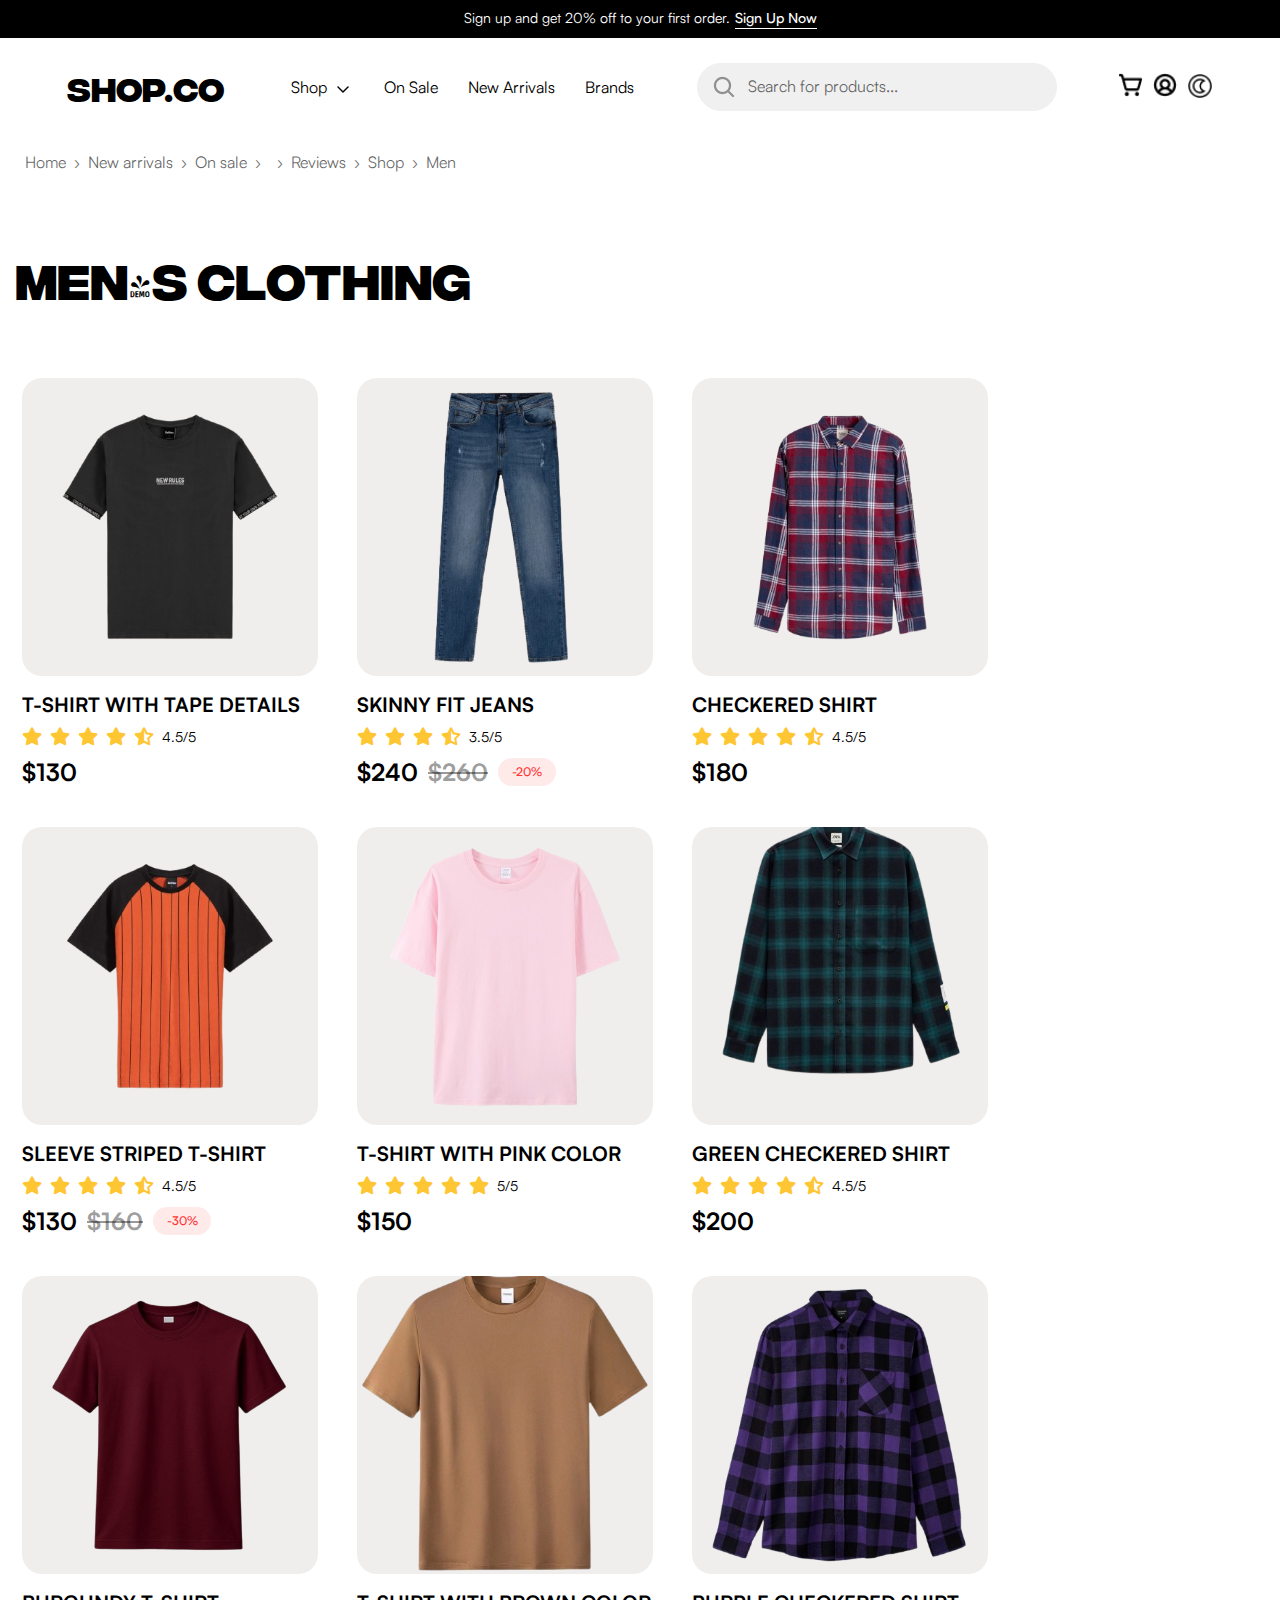
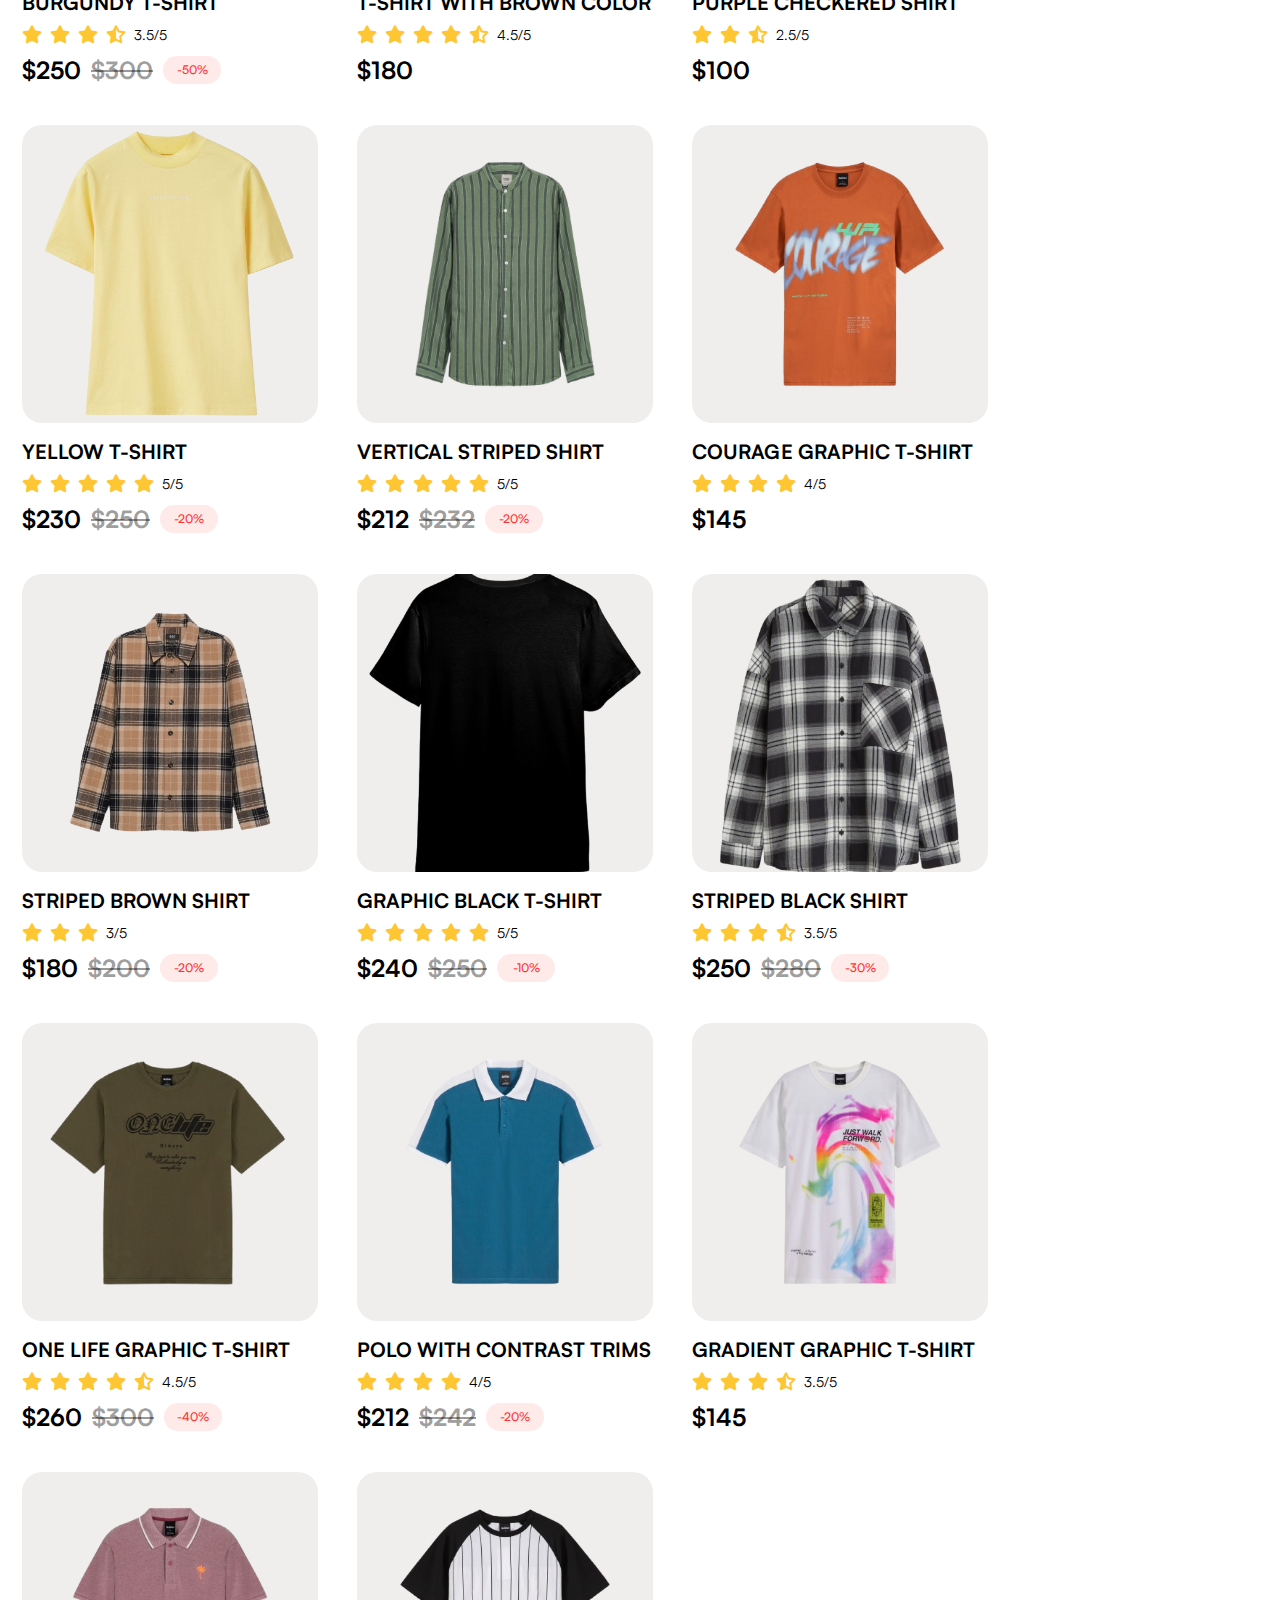
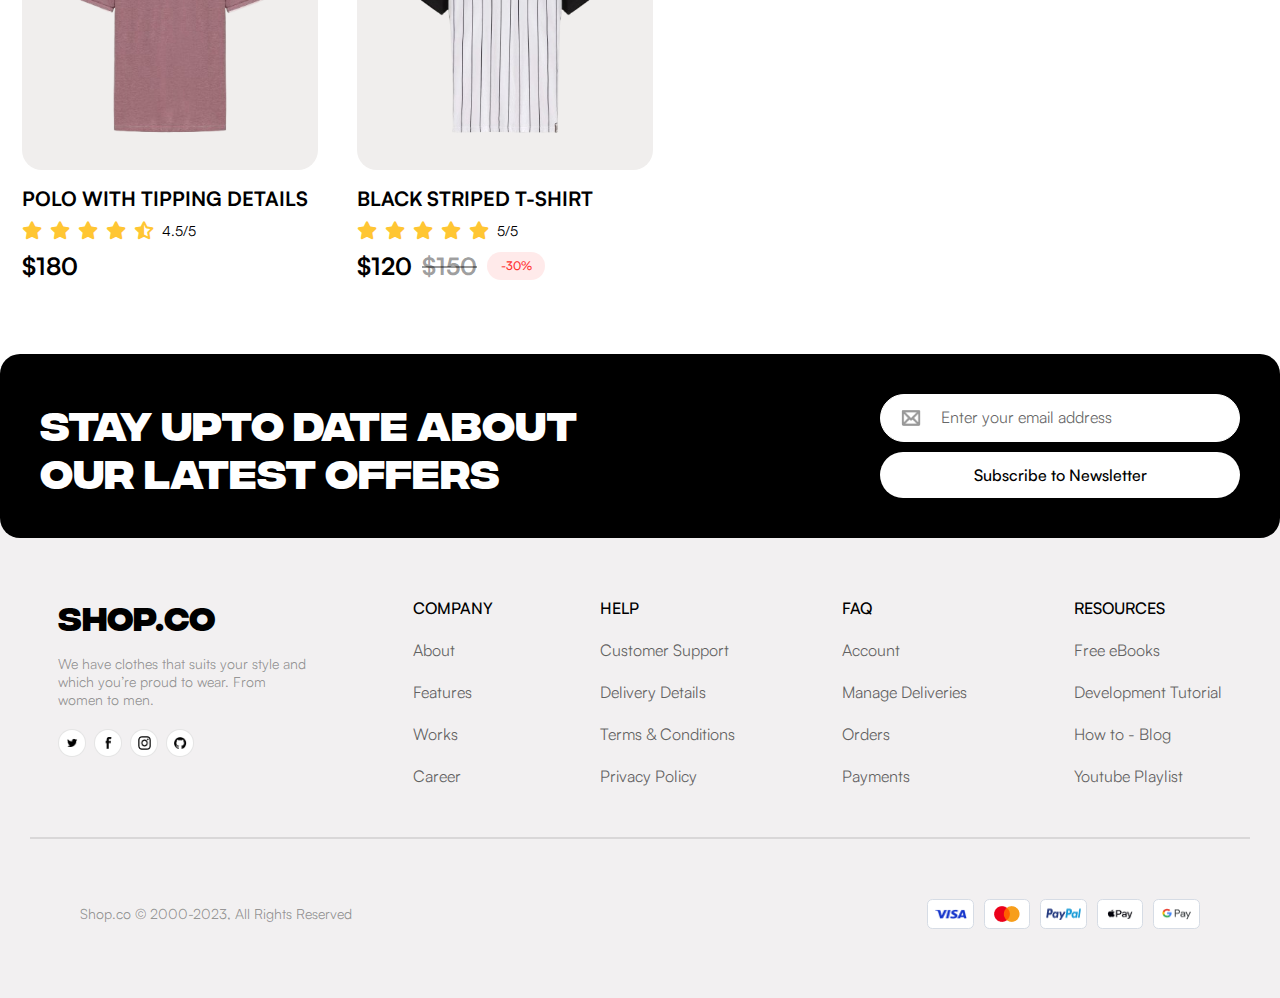
<file: shopMen.html>
<!DOCTYPE html>
<html lang="en">

<head>
    <meta charset="UTF-8">
    <meta name="viewport" content="width=device-width, initial-scale=1.0">
    <title>Shopping Man Page</title>
    <link rel="styleSheet" href="style.css" />
    <link rel="stylesheet" href="https://cdnjs.cloudflare.com/ajax/libs/font-awesome/6.5.0/css/all.min.css">
</head>

<body data-page="Men">
    <!----------------------------------------------------SECTION 1 NAV BAR------------------------------------------------------------ -->

    <div class="navBarSection">
        <div class="signUpNow">
            <span class="Spantext">
                <p class="signUpText">Sign up and get 20% off to your first order.</p><a href="#"
                    class="signUpNowA">Sign Up Now</a>
            </span>
        </div>

        <div class="shopCo">
            <p class="shopCoText">SHOP.CO</p>
            <div class="navBar">
                <div class="dropdown">
                    <a href="shop.html">Shop <img src="Icons/dropDownMenu.png" class="arrowImage"></a>
                    <div class="dropdownContent">
                        <a href="shopMen.html">Men</a>
                        <a href="shopWomen.html">Women</a>
                    </div>
                </div>
                <a href="onSale.html">On Sale</a>
                <a href="newArrivals.html">New Arrivals</a>
                <a href="#">Brands</a>
            </div>
            <form>
                <input type="text" id="search" class="FormInput" placeholder="Search for products..." />
            </form>
            <div class="cartAndProfileIcon">
                <a href="cart.html"><img src="Icons/cart.png" class="iconFilter" /></a>
                <img src="Icons/profile.png" class="iconFilter" />
                <button id="themeToggle"><img src="Icons/light_mode.png" class="iconFilter mode"></button>
            </div>

        </div>
    </div>

    <div class="breadcrumb" id="breadcrumb"></div>

    <!----------------------------------------------------SECTION 2 SHOPPING------------------------------------------------------------ -->

    <div class="Section3and4">
        <p class="newArrivalHead onsaleHead">Men's clothing</p>
        <div class="clothesImages">

            <a href="productInfo.html">
                <div class="arrivalsImagesBigDiv" data-id="1">
                    <div class="arrivalsImagesDiv">
                        <img src="Images/black_t-shirt.png" />
                    </div>
                    <div class="imagesInfo">
                        <p class="titleInfo">T-SHIRT WITH TAPE DETAILS</p>
                        <div class="stars">
                            <i class="fa-solid fa-star" style="color: #FFC633;"></i>
                            <i class="fa-solid fa-star" style="color: #FFC633;"></i>
                            <i class="fa-solid fa-star" style="color: #FFC633;"></i>
                            <i class="fa-solid fa-star" style="color: #FFC633;"></i>
                            <i class="fa-solid fa-star-half-stroke" style="color: #FFC633;"></i>
                            <span class="ratingNumber">4.5/5</span>
                        </div>
                        <p class="priceInfo">$130</p>
                    </div>
                </div>
            </a>

            <a href="productInfo.html">
                <div class="arrivalsImagesBigDiv" data-id="2">
                    <div class="arrivalsImagesDiv">
                        <img src="Images/jeans.png" />
                    </div>
                    <div class="imagesInfo">
                        <p class="titleInfo">SKINNY FIT JEANS</p>
                        <div class="stars">
                            <i class="fa-solid fa-star" style="color: #FFC633;"></i>
                            <i class="fa-solid fa-star" style="color: #FFC633;"></i>
                            <i class="fa-solid fa-star" style="color: #FFC633;"></i>
                            <i class="fa-solid fa-star-half-stroke" style="color: #FFC633;"></i>
                            <span class="ratingNumber">3.5/5</span>
                        </div>
                        <div class="priceDiv">
                            <p class="priceInfo">$240</p>
                            <p class="oldPreice">$260</p>
                            <p class="discount">-20%</p>
                        </div>
                    </div>
                </div>
            </a>

            <a href="productInfo.html">
                <div class="arrivalsImagesBigDiv" data-id="3">
                    <div class="arrivalsImagesDiv">
                        <img src="Images/colorfulshirt.png" />
                    </div>
                    <div class="imagesInfo">
                        <p class="titleInfo">CHECKERED SHIRT</p>
                        <div class="stars">
                            <i class="fa-solid fa-star" style="color: #FFC633;"></i>
                            <i class="fa-solid fa-star" style="color: #FFC633;"></i>
                            <i class="fa-solid fa-star" style="color: #FFC633;"></i>
                            <i class="fa-solid fa-star" style="color: #FFC633;"></i>
                            <i class="fa-solid fa-star-half-stroke" style="color: #FFC633;"></i>
                            <span class="ratingNumber">4.5/5</span>
                        </div>
                        <p class="priceInfo">$180</p>
                    </div>
                </div>
            </a>

            <a href="productInfo.html">
                <div class="arrivalsImagesBigDiv" data-id="4">
                    <div class="arrivalsImagesDiv">
                        <img src="Images/sportShirt.png" />
                    </div>
                    <div class="imagesInfo">
                        <p class="titleInfo">SLEEVE STRIPED T-SHIRT</p>
                        <div class="stars">
                            <i class="fa-solid fa-star" style="color: #FFC633;"></i>
                            <i class="fa-solid fa-star" style="color: #FFC633;"></i>
                            <i class="fa-solid fa-star" style="color: #FFC633;"></i>
                            <i class="fa-solid fa-star" style="color: #FFC633;"></i>
                            <i class="fa-solid fa-star-half-stroke" style="color: #FFC633;"></i>
                            <span class="ratingNumber">4.5/5</span>
                        </div>
                        <div class="priceDiv">
                            <p class="priceInfo">$130</p>
                            <p class="oldPreice">$160</p>
                            <p class="discount">-30%</p>
                        </div>
                    </div>
                </div>
            </a>

            <a href="productInfo.html">
                <div class="arrivalsImagesBigDiv" data-id="5">
                    <div class="arrivalsImagesDiv">
                        <img src="Images/pinkShirtWithNoThing.png" />
                    </div>
                    <div class="imagesInfo">
                        <p class="titleInfo">T-SHIRT WITH PINK COLOR</p>
                        <div class="stars">
                            <i class="fa-solid fa-star" style="color: #FFC633;"></i>
                            <i class="fa-solid fa-star" style="color: #FFC633;"></i>
                            <i class="fa-solid fa-star" style="color: #FFC633;"></i>
                            <i class="fa-solid fa-star" style="color: #FFC633;"></i>
                            <i class="fa-solid fa-star" style="color: #FFC633;"></i>
                            <span class="ratingNumber">5/5</span>
                        </div>
                        <p class="priceInfo">$150</p>
                    </div>
                </div>
            </a>

            <a href="productInfo.html">
                <div class="arrivalsImagesBigDiv" data-id="7">
                    <div class="arrivalsImagesDiv">
                        <img src="Images/plaidGreenShirt.png" />
                    </div>
                    <div class="imagesInfo">
                        <p class="titleInfo">GREEN CHECKERED SHIRT</p>
                        <div class="stars">
                            <i class="fa-solid fa-star" style="color: #FFC633;"></i>
                            <i class="fa-solid fa-star" style="color: #FFC633;"></i>
                            <i class="fa-solid fa-star" style="color: #FFC633;"></i>
                            <i class="fa-solid fa-star" style="color: #FFC633;"></i>
                            <i class="fa-solid fa-star-half-stroke" style="color: #FFC633;"></i>
                            <span class="ratingNumber">4.5/5</span>
                        </div>
                        <p class="priceInfo">$200</p>
                    </div>
                </div>
            </a>

            <a href="productInfo.html">
                <div class="arrivalsImagesBigDiv" data-id="8">
                    <div class="arrivalsImagesDiv">
                        <img src="Images/burgundyShirt.png" />
                    </div>
                    <div class="imagesInfo">
                        <p class="titleInfo">BURGUNDY T-SHIRT</p>
                        <div class="stars">
                            <i class="fa-solid fa-star" style="color: #FFC633;"></i>
                            <i class="fa-solid fa-star" style="color: #FFC633;"></i>
                            <i class="fa-solid fa-star" style="color: #FFC633;"></i>
                            <i class="fa-solid fa-star-half-stroke" style="color: #FFC633;"></i>
                            <span class="ratingNumber">3.5/5</span>
                        </div>
                        <div class="priceDiv">
                            <p class="priceInfo">$250</p>
                            <p class="oldPreice">$300</p>
                            <p class="discount">-50%</p>
                        </div>
                    </div>
                </div>
            </a>

            <a href="productInfo.html">
                <div class="arrivalsImagesBigDiv" data-id="9">
                    <div class="arrivalsImagesDiv">
                        <img src="Images/brownShirt.png" />
                    </div>
                    <div class="imagesInfo">
                        <p class="titleInfo">T-SHIRT WITH BROWN COLOR</p>
                        <div class="stars">
                            <i class="fa-solid fa-star" style="color: #FFC633;"></i>
                            <i class="fa-solid fa-star" style="color: #FFC633;"></i>
                            <i class="fa-solid fa-star" style="color: #FFC633;"></i>
                            <i class="fa-solid fa-star" style="color: #FFC633;"></i>
                            <i class="fa-solid fa-star-half-stroke" style="color: #FFC633;"></i>
                            <span class="ratingNumber">4.5/5</span>
                        </div>
                        <p class="priceInfo">$180</p>
                    </div>
                </div>
            </a>

            <a href="productInfo.html">
                <div class="arrivalsImagesBigDiv" data-id="11">
                    <div class="arrivalsImagesDiv">
                        <img src="Images/purplePlaidShirt.png" />
                    </div>
                    <div class="imagesInfo">
                        <p class="titleInfo">purple CHECKERED SHIRT</p>
                        <div class="stars">
                            <i class="fa-solid fa-star" style="color: #FFC633;"></i>
                            <i class="fa-solid fa-star" style="color: #FFC633;"></i>
                            <i class="fa-solid fa-star-half-stroke" style="color: #FFC633;"></i>
                            <span class="ratingNumber">2.5/5</span>
                        </div>
                        <p class="priceInfo">$100</p>
                    </div>
                </div>
            </a>

            <a href="productInfo.html">
                <div class="arrivalsImagesBigDiv" data-id="12">
                    <div class="arrivalsImagesDiv">
                        <img src="Images/yellowShirt.png" />
                    </div>
                    <div class="imagesInfo">
                        <p class="titleInfo">YELLOW T-SHIRT</p>
                        <div class="stars">
                            <i class="fa-solid fa-star" style="color: #FFC633;"></i>
                            <i class="fa-solid fa-star" style="color: #FFC633;"></i>
                            <i class="fa-solid fa-star" style="color: #FFC633;"></i>
                            <i class="fa-solid fa-star" style="color: #FFC633;"></i>
                            <i class="fa-solid fa-star" style="color: #FFC633;"></i>
                            <span class="ratingNumber">5/5</span>
                        </div>
                        <div class="priceDiv">
                            <p class="priceInfo">$230</p>
                            <p class="oldPreice">$250</p>
                            <p class="discount">-20%</p>
                        </div>
                    </div>
                </div>
            </a>
            <a href="productInfo.html">
                <div class="arrivalsImagesBigDiv" data-id="13">
                    <div class="arrivalsImagesDiv">
                        <img src="Images/greenShirt.png" />
                    </div>
                    <div class="imagesInfo">
                        <p class="titleInfo">VERTICAL STRIPED SHIRT</p>
                        <div class="stars">
                            <i class="fa-solid fa-star" style="color: #FFC633;"></i>
                            <i class="fa-solid fa-star" style="color: #FFC633;"></i>
                            <i class="fa-solid fa-star" style="color: #FFC633;"></i>
                            <i class="fa-solid fa-star" style="color: #FFC633;"></i>
                            <i class="fa-solid fa-star" style="color: #FFC633;"></i>
                            <span class="ratingNumber">5/5</span>
                        </div>
                        <div class="priceDiv">
                            <p class="priceInfo">$212</p>
                            <p class="oldPreice">$232</p>
                            <p class="discount">-20%</p>
                        </div>
                    </div>
                </div>
            </a>

            <a href="productInfo.html">
                <div class="arrivalsImagesBigDiv" data-id="14">
                    <div class="arrivalsImagesDiv">
                        <img src="Images/orangeShirt.png" />
                    </div>
                    <div class="imagesInfo">
                        <p class="titleInfo">COURAGE GRAPHIC T-SHIRT</p>
                        <div class="stars">
                            <i class="fa-solid fa-star" style="color: #FFC633;"></i>
                            <i class="fa-solid fa-star" style="color: #FFC633;"></i>
                            <i class="fa-solid fa-star" style="color: #FFC633;"></i>
                            <i class="fa-solid fa-star" style="color: #FFC633;"></i>
                            <span class="ratingNumber">4/5</span>
                        </div>
                        <p class="priceInfo">$145</p>
                    </div>
                </div>
            </a>

            <a href="productInfo.html">
                <div class="arrivalsImagesBigDiv" data-id="17">
                    <div class="arrivalsImagesDiv">
                        <img src="Images/brownPlaidShirt.png" />
                    </div>
                    <div class="imagesInfo">
                        <p class="titleInfo">STRIPED BROWN SHIRT</p>
                        <div class="stars">
                            <i class="fa-solid fa-star" style="color: #FFC633;"></i>
                            <i class="fa-solid fa-star" style="color: #FFC633;"></i>
                            <i class="fa-solid fa-star" style="color: #FFC633;"></i>
                            <span class="ratingNumber">3/5</span>
                        </div>
                        <div class="priceDiv">
                            <p class="priceInfo">$180</p>
                            <p class="oldPreice">$200</p>
                            <p class="discount">-20%</p>
                        </div>
                    </div>
                </div>
            </a>

            <a href="productInfo.html">
                <div class="arrivalsImagesBigDiv" data-id="18">
                    <div class="arrivalsImagesDiv">
                        <img src="Images/blackTShirtWithnoThing.png" />
                    </div>
                    <div class="imagesInfo">
                        <p class="titleInfo">GRAPHIC BLACK T-SHIRT</p>
                        <div class="stars">
                            <i class="fa-solid fa-star" style="color: #FFC633;"></i>
                            <i class="fa-solid fa-star" style="color: #FFC633;"></i>
                            <i class="fa-solid fa-star" style="color: #FFC633;"></i>
                            <i class="fa-solid fa-star" style="color: #FFC633;"></i>
                            <i class="fa-solid fa-star" style="color: #FFC633;"></i>
                            <span class="ratingNumber">5/5</span>
                        </div>
                        <div class="priceDiv">
                            <p class="priceInfo">$240</p>
                            <p class="oldPreice">$250</p>
                            <p class="discount">-10%</p>
                        </div>
                    </div>
                </div>
            </a>

            <a href="productInfo.html">
                <div class="arrivalsImagesBigDiv" data-id="21">
                    <div class="arrivalsImagesDiv">
                        <img src="Images/blackPlaidShirt.png" />
                    </div>
                    <div class="imagesInfo">
                        <p class="titleInfo">STRIPED BLACK SHIRT</p>
                        <div class="stars">
                            <i class="fa-solid fa-star" style="color: #FFC633;"></i>
                            <i class="fa-solid fa-star" style="color: #FFC633;"></i>
                            <i class="fa-solid fa-star" style="color: #FFC633;"></i>
                            <i class="fa-solid fa-star-half-stroke" style="color: #FFC633;"></i>
                            <span class="ratingNumber">3.5/5</span>
                        </div>
                        <div class="priceDiv">
                            <p class="priceInfo">$250</p>
                            <p class="oldPreice">$280</p>
                            <p class="discount">-30%</p>
                        </div>
                    </div>
                </div>
            </a>

            <a href="productInfo.html">
                <div class="arrivalsImagesBigDiv" data-id="22">
                    <div class="arrivalsImagesDiv">
                        <img src="Images/oilShirt.png" />
                    </div>
                    <div class="imagesInfo">
                        <p class="titleInfo">One Life Graphic T-shirt</p>
                        <div class="stars">
                            <i class="fa-solid fa-star" style="color: #FFC633;"></i>
                            <i class="fa-solid fa-star" style="color: #FFC633;"></i>
                            <i class="fa-solid fa-star" style="color: #FFC633;"></i>
                            <i class="fa-solid fa-star" style="color: #FFC633;"></i>
                            <i class="fa-solid fa-star-half-stroke" style="color: #FFC633;"></i>
                            <span class="ratingNumber">4.5/5</span>
                        </div>
                        <div class="priceDiv">
                            <p class="priceInfo">$260</p>
                            <p class="oldPreice">$300</p>
                            <p class="discount">-40%</p>
                        </div>
                    </div>
                </div>
            </a>
            <a href="productInfo.html">
                <div class="arrivalsImagesBigDiv" data-id="25">

                    <div class="arrivalsImagesDiv">
                        <img src="Images/babyBlueShirt.png" />
                    </div>
                    <div class="imagesInfo">
                        <p class="titleInfo">Polo with Contrast Trims</p>
                        <div class="stars">
                            <i class="fa-solid fa-star" style="color: #FFC633;"></i>
                            <i class="fa-solid fa-star" style="color: #FFC633;"></i>
                            <i class="fa-solid fa-star" style="color: #FFC633;"></i>
                            <i class="fa-solid fa-star" style="color: #FFC633;"></i>
                            <span class="ratingNumber">4/5</span>
                        </div>
                        <div class="priceDiv">
                            <p class="priceInfo">$212</p>
                            <p class="oldPreice">$242</p>
                            <p class="discount">-20%</p>
                        </div>
                    </div>
                </div>
            </a>
            <a href="productInfo.html">
                <div class="arrivalsImagesBigDiv" data-id="26">
                    <div class="arrivalsImagesDiv">
                        <img src="Images/coloringShirt.png" />
                    </div>
                    <div class="imagesInfo">
                        <p class="titleInfo">Gradient Graphic T-shirt</p>
                        <div class="stars">
                            <i class="fa-solid fa-star" style="color: #FFC633;"></i>
                            <i class="fa-solid fa-star" style="color: #FFC633;"></i>
                            <i class="fa-solid fa-star" style="color: #FFC633;"></i>
                            <i class="fa-solid fa-star-half-stroke" style="color: #FFC633;"></i>
                            <span class="ratingNumber">3.5/5</span>
                        </div>
                        <p class="priceInfo">$145</p>
                    </div>
                </div>
            </a>
            <a href="productInfo.html">
                <div class="arrivalsImagesBigDiv" data-id="27">
                    <div class="arrivalsImagesDiv">
                        <img src="Images/pinkshirt.png" />
                    </div>
                    <div class="imagesInfo">
                        <p class="titleInfo">Polo with Tipping Details</p>
                        <div class="stars">
                            <i class="fa-solid fa-star" style="color: #FFC633;"></i>
                            <i class="fa-solid fa-star" style="color: #FFC633;"></i>
                            <i class="fa-solid fa-star" style="color: #FFC633;"></i>
                            <i class="fa-solid fa-star" style="color: #FFC633;"></i>
                            <i class="fa-solid fa-star-half-stroke" style="color: #FFC633;"></i>
                            <span class="ratingNumber">4.5/5</span>
                        </div>
                        <p class="priceInfo">$180</p>
                    </div>
                </div>
            </a>
            <a href="productInfo.html">
                <div class="arrivalsImagesBigDiv" data-id="28">
                    <div class="arrivalsImagesDiv">
                        <img src="Images/sportBlack.png" />
                    </div>
                    <div class="imagesInfo">
                        <p class="titleInfo">Black Striped T-shirt</p>
                        <div class="stars">
                            <i class="fa-solid fa-star" style="color: #FFC633;"></i>
                            <i class="fa-solid fa-star" style="color: #FFC633;"></i>
                            <i class="fa-solid fa-star" style="color: #FFC633;"></i>
                            <i class="fa-solid fa-star" style="color: #FFC633;"></i>
                            <i class="fa-solid fa-star" style="color: #FFC633;"></i>
                            <span class="ratingNumber">5/5</span>
                        </div>
                        <div class="priceDiv">
                            <p class="priceInfo">$120</p>
                            <p class="oldPreice">$150</p>
                            <p class="discount">-30%</p>
                        </div>
                    </div>
                </div>
            </a>
        </div>
    </div>

    <!---------------------------------------------------SECTION 7 LAST SECTION---------------------------------------------------------- -->

    <div class="lastSection">
        <div class="stayUpToDateBigDiv">
            <p class="stayUpToDateTitle">STAY UPTO DATE ABOUT<br> OUR LATEST OFFERS</p>
            <div class="fieldsButtons">
                <form>
                    <input type="email" id="email" class="FormInput2" placeholder="Enter your email address" />
                </form>
                <a href="#" class="subscribeButton">Subscribe to Newsletter</a>
            </div>
        </div>
        <div class="aboutShopCo">
            <div class="aboutTitles">

                <div class="aboutSmallDiv shopCoSmallDiv">
                    <p class="shopCoText">SHOP.CO</p>
                    <p class="shopCoSmallDivTitle">We have clothes that suits your style and<br>
                        which you’re proud to wear. From<br>women to men.</p>
                    <div class="socialIcons">
                        <div class="divIcons"><img src="Icons/twitterIcon.png" width="11.17px" height="9.03px"></div>
                        <div class="divIcons"><img src="Icons/FacebookIcon.png" width="6.32px" height="12.17px"></div>
                        <div class="divIcons"><img src="Icons/instagramIcon.png" width="13.55px" height="13.55px"></div>
                        <div class="divIcons"><img src="Icons/github.png" width="12.96px" height="12.65px"></div>
                    </div>
                </div>

                <div class="aboutSmallDiv companySmallDiv">
                    <p class="head">Company</p>
                    <a href="">About</a>
                    <a href="">Features</a>
                    <a href="">Works</a>
                    <a href="">Career</a>
                </div>

                <div class="aboutSmallDiv HelpSmallDiv">
                    <p class="head">Help</p>
                    <a href="">Customer Support</a>
                    <a href="">Delivery Details</a>
                    <a href="">Terms & Conditions</a>
                    <a href="">Privacy Policy</a>
                </div>

                <div class="aboutSmallDiv faqSmallDiv">
                    <p class="head">faq</p>
                    <a href="">Account</a>
                    <a href="">Manage Deliveries</a>
                    <a href="">Orders</a>
                    <a href="">Payments</a>
                </div>

                <div class="aboutSmallDiv resourcesSmallDiv">
                    <p class="head">Resources</p>
                    <a href="">Free eBooks</a>
                    <a href="">Development Tutorial</a>
                    <a href="">How to - Blog</a>
                    <a href="">Youtube Playlist</a>
                </div>
            </div>

            <div class="borderBottom2"></div>

            <div class="copyRightAndPaymentOptions">
                <p class="copyRightText">Shop.co © 2000-2023, All Rights Reserved</p>
                <div class="paymentOptions">
                    <div class="paymentOptionsCon"><img src="Icons/Visa.png" width="32.54px" height="10.51px"></div>
                    <div class="paymentOptionsCon"><img src="Icons/Mastercard.png" width="25.38px" height="15.69px">
                    </div>
                    <div class="paymentOptionsCon"><img src="Icons/Paypal.png" width="34.55px" height="11.21px"></div>
                    <div class="paymentOptionsCon"><img src="Icons/PayBlack.png" width="26.41px" height="10.51px"
                            class="PayBlack"></div>
                    <div class="paymentOptionsCon"><img src="Icons/GooglePay.png" width="28.56px" height="11.21px"
                            class="GooglePay"></div>
                </div>
            </div>
        </div>
    </div>

    <!----------------------------------------------------------------------------------------------------------------------------------- -->
    <script src="script.js"></script>
</body>

</html>
</file>
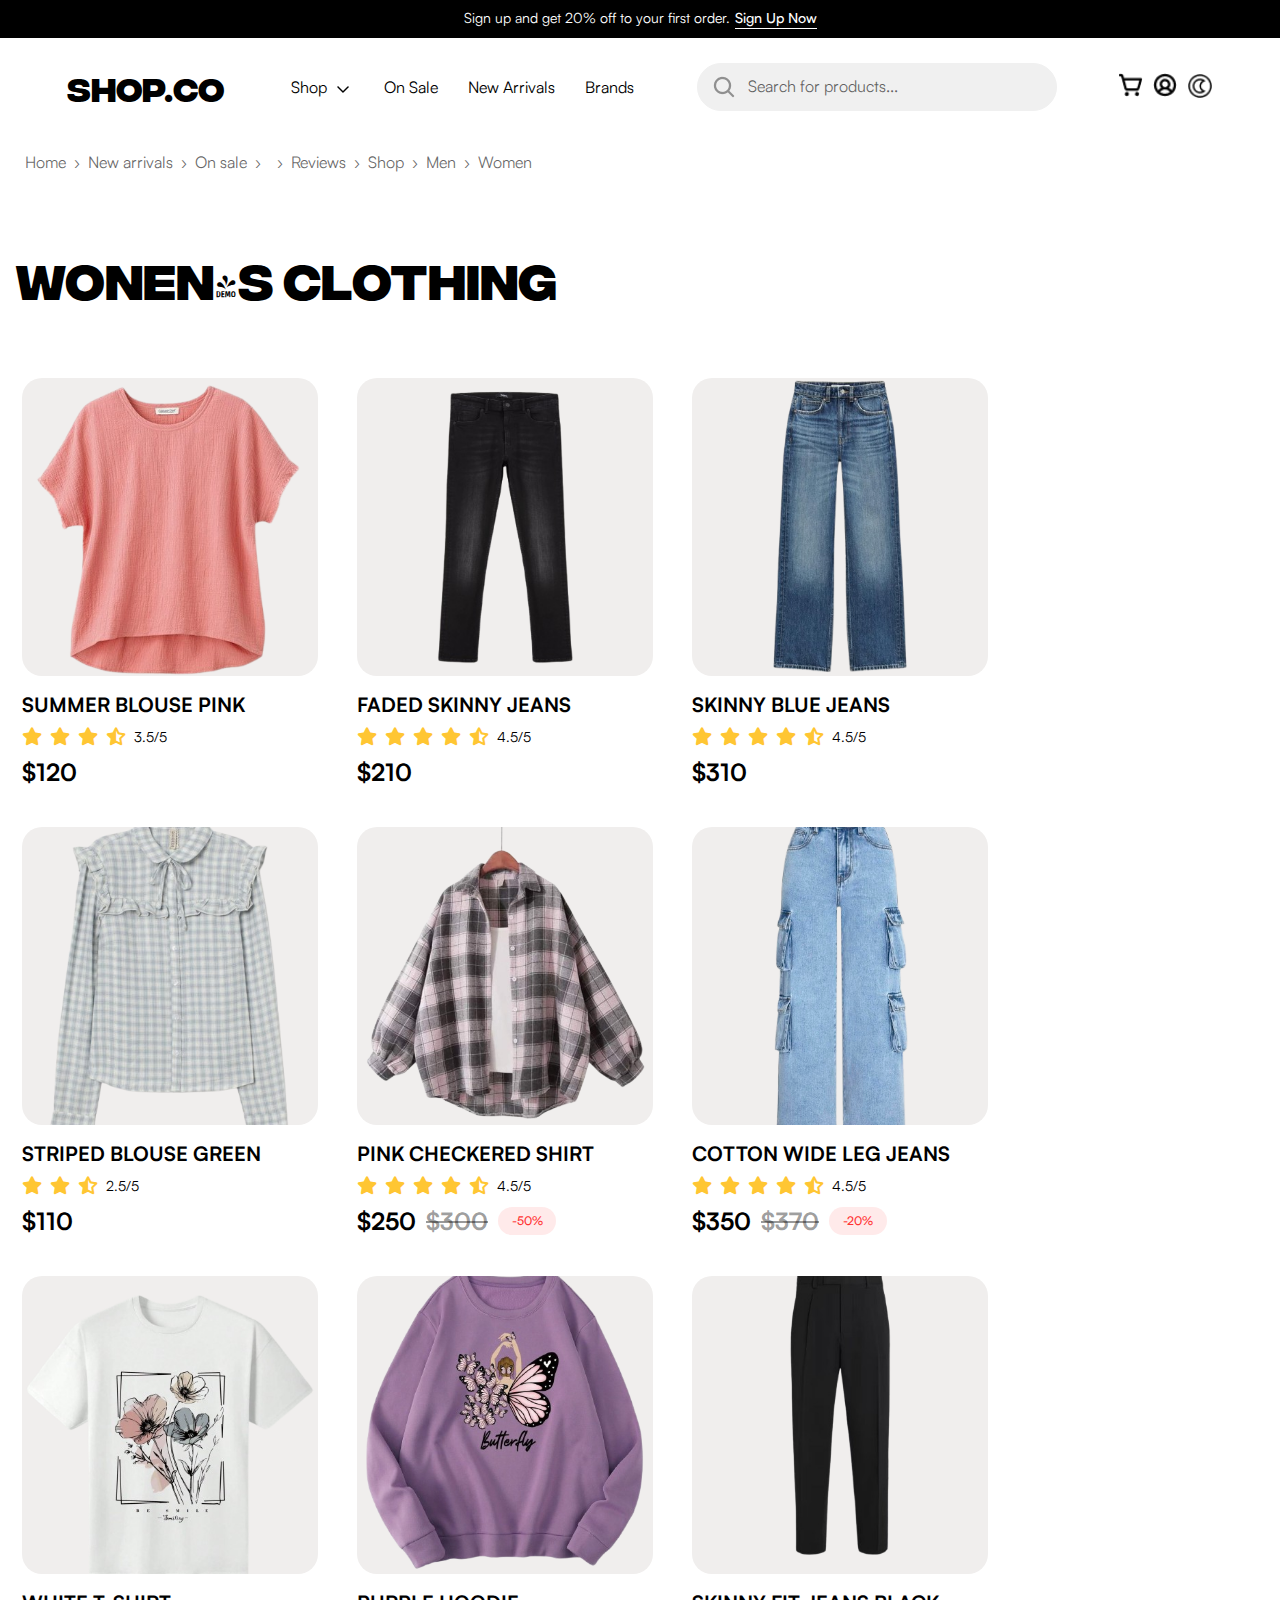
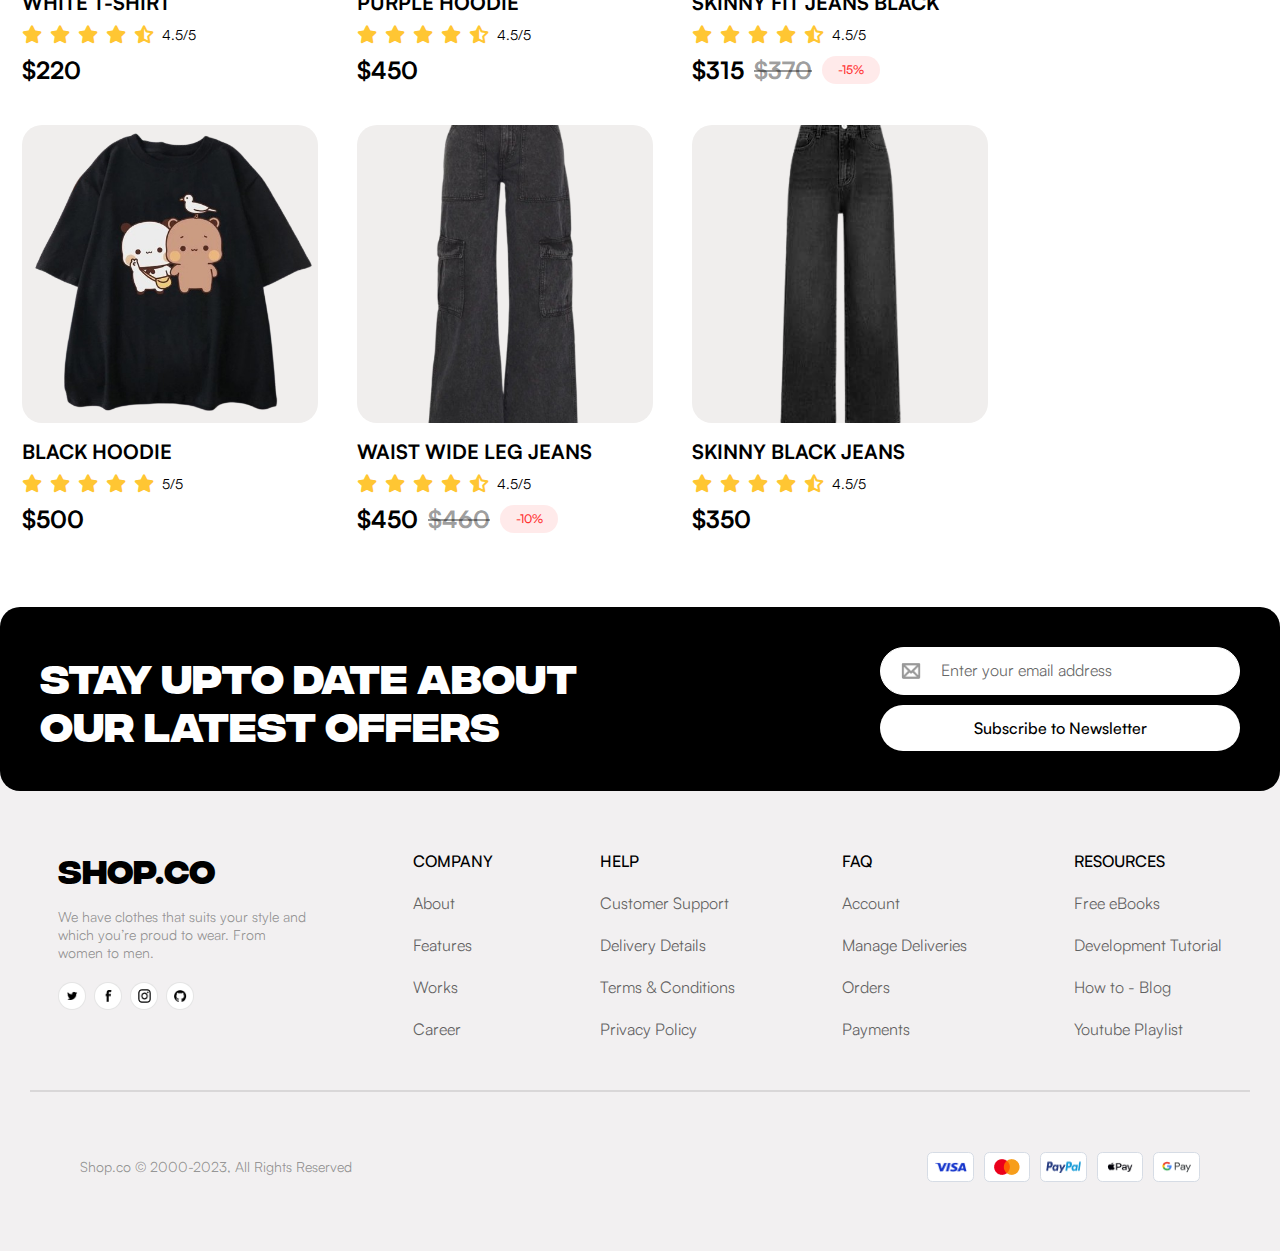
<file: shopWomen.html>
<!DOCTYPE html>
<html lang="en">

<head>
    <meta charset="UTF-8">
    <meta name="viewport" content="width=device-width, initial-scale=1.0">
    <title>Shopping Women Page</title>
    <link rel="styleSheet" href="style.css" />
    <link rel="stylesheet" href="https://cdnjs.cloudflare.com/ajax/libs/font-awesome/6.5.0/css/all.min.css">
</head>

<body data-page="Women">
    <!----------------------------------------------------SECTION 1 NAV BAR------------------------------------------------------------ -->

    <div class="navBarSection">
        <div class="signUpNow">
            <span class="Spantext">
                <p class="signUpText">Sign up and get 20% off to your first order.</p><a href="#"
                    class="signUpNowA">Sign Up Now</a>
            </span>
        </div>

        <div class="shopCo">
            <p class="shopCoText">SHOP.CO</p>
            <div class="navBar">
                <div class="dropdown">
                    <a href="shop.html">Shop <img src="Icons/dropDownMenu.png" class="arrowImage"></a>
                    <div class="dropdownContent">
                        <a href="shopMen.html">Men</a>
                        <a href="shopWomen.html">Women</a>
                    </div>
                </div>
                <a href="onSale.html">On Sale</a>
                <a href="newArrivals.html">New Arrivals</a>
                <a href="#">Brands</a>
            </div>
            <form>
                <input type="text" id="search" class="FormInput" placeholder="Search for products..." />
            </form>
            <div class="cartAndProfileIcon">
                <a href="cart.html"><img src="Icons/cart.png" class="iconFilter" /></a>
                <img src="Icons/profile.png" class="iconFilter" />
                <button id="themeToggle"><img src="Icons/light_mode.png" class="iconFilter mode"></button>
            </div>

        </div>
    </div>

    <div class="breadcrumb" id="breadcrumb"></div>

    <!----------------------------------------------------SECTION 2 SHOPPING------------------------------------------------------------ -->

    <div class="Section3and4">
        <p class="newArrivalHead onsaleHead">Wonen's clothing</p>
        <div class="clothesImages">
            <a href="productInfo.html">
                <div class="arrivalsImagesBigDiv" data-id="29">
                    <div class="arrivalsImagesDiv">
                        <img src="Images/t-ShirtRose.png" />
                    </div>
                    <div class="imagesInfo">
                        <p class="titleInfo">Summer Blouse Pink</p>
                        <div class="stars">
                            <i class="fa-solid fa-star" style="color: #FFC633;"></i>
                            <i class="fa-solid fa-star" style="color: #FFC633;"></i>
                            <i class="fa-solid fa-star" style="color: #FFC633;"></i>
                            <i class="fa-solid fa-star-half-stroke" style="color: #FFC633;"></i>
                            <span class="ratingNumber">3.5/5</span>
                        </div>
                        <div class="priceDiv">
                            <p class="priceInfo">$120</p>
                        </div>
                    </div>
                </div>
            </a>

            <a href="productInfo.html">
                <div class="arrivalsImagesBigDiv" data-id="16">
                    <div class="arrivalsImagesDiv">
                        <img src="Images/blackJeans.png" />
                    </div>
                    <div class="imagesInfo">
                        <p class="titleInfo">FADED SKINNY JEANS</p>
                        <div class="stars">
                            <i class="fa-solid fa-star" style="color: #FFC633;"></i>
                            <i class="fa-solid fa-star" style="color: #FFC633;"></i>
                            <i class="fa-solid fa-star" style="color: #FFC633;"></i>
                            <i class="fa-solid fa-star" style="color: #FFC633;"></i>
                            <i class="fa-solid fa-star-half-stroke" style="color: #FFC633;"></i>
                            <span class="ratingNumber">4.5/5</span>
                        </div>
                        <p class="priceInfo">$210</p>
                    </div>
                </div>
            </a>

            <a href="productInfo.html">
                <div class="arrivalsImagesBigDiv" data-id="20">
                    <div class="arrivalsImagesDiv">
                        <img src="Images/blueJeansM.png" />
                    </div>
                    <div class="imagesInfo">
                        <p class="titleInfo">SKINNY BLUE JEANS</p>
                        <div class="stars">
                            <i class="fa-solid fa-star" style="color: #FFC633;"></i>
                            <i class="fa-solid fa-star" style="color: #FFC633;"></i>
                            <i class="fa-solid fa-star" style="color: #FFC633;"></i>
                            <i class="fa-solid fa-star" style="color: #FFC633;"></i>
                            <i class="fa-solid fa-star-half-stroke" style="color: #FFC633;"></i>
                            <span class="ratingNumber">4.5/5</span>
                        </div>
                        <p class="priceInfo">$310</p>
                    </div>
                </div>
            </a>

            <a href="productInfo.html">
                <div class="arrivalsImagesBigDiv" data-id="30">
                    <div class="arrivalsImagesDiv">
                        <img src="Images/blouse.png" />
                    </div>
                    <div class="imagesInfo">
                        <p class="titleInfo">Striped blouse Green</p>
                        <div class="stars">
                            <i class="fa-solid fa-star" style="color: #FFC633;"></i>
                            <i class="fa-solid fa-star" style="color: #FFC633;"></i>
                            <i class="fa-solid fa-star-half-stroke" style="color: #FFC633;"></i>
                            <span class="ratingNumber">2.5/5</span>
                        </div>
                        <p class="priceInfo">$110</p>
                    </div>
                </div>
            </a>

            <a href="productInfo.html">
                <div class="arrivalsImagesBigDiv" data-id="31">
                    <div class="arrivalsImagesDiv">
                        <img src="Images/shirtpink.png" />
                    </div>
                    <div class="imagesInfo">
                        <p class="titleInfo">Pink CHECKERED SHIRT</p>
                        <div class="stars">
                            <i class="fa-solid fa-star" style="color: #FFC633;"></i>
                            <i class="fa-solid fa-star" style="color: #FFC633;"></i>
                            <i class="fa-solid fa-star" style="color: #FFC633;"></i>
                            <i class="fa-solid fa-star" style="color: #FFC633;"></i>
                            <i class="fa-solid fa-star-half-stroke" style="color: #FFC633;"></i>
                            <span class="ratingNumber">4.5/5</span>
                        </div>
                        <div class="priceDiv">
                            <p class="priceInfo">$250</p>
                            <p class="oldPreice">$300</p>
                            <p class="discount">-50%</p>
                        </div>
                    </div>
                </div>
            </a>

            <a href="productInfo.html">
                <div class="arrivalsImagesBigDiv" data-id="32">
                    <div class="arrivalsImagesDiv">
                        <img src="Images/wideLegWhite.png" />
                    </div>
                    <div class="imagesInfo">
                        <p class="titleInfo">Cotton Wide Leg Jeans</p>
                        <div class="stars">
                            <i class="fa-solid fa-star" style="color: #FFC633;"></i>
                            <i class="fa-solid fa-star" style="color: #FFC633;"></i>
                            <i class="fa-solid fa-star" style="color: #FFC633;"></i>
                            <i class="fa-solid fa-star" style="color: #FFC633;"></i>
                            <i class="fa-solid fa-star-half-stroke" style="color: #FFC633;"></i>
                            <span class="ratingNumber">4.5/5</span>
                        </div>
                        <div class="priceDiv">
                            <p class="priceInfo">$350</p>
                            <p class="oldPreice">$370</p>
                            <p class="discount">-20%</p>
                        </div>
                    </div>
                </div>
            </a>

            <a href="productInfo.html">
                <div class="arrivalsImagesBigDiv" data-id="33">
                    <div class="arrivalsImagesDiv">
                        <img src="Images/whiteTShirtWomen.png" />
                    </div>
                    <div class="imagesInfo">
                        <p class="titleInfo">White T-Shirt</p>
                        <div class="stars">
                            <i class="fa-solid fa-star" style="color: #FFC633;"></i>
                            <i class="fa-solid fa-star" style="color: #FFC633;"></i>
                            <i class="fa-solid fa-star" style="color: #FFC633;"></i>
                            <i class="fa-solid fa-star" style="color: #FFC633;"></i>
                            <i class="fa-solid fa-star-half-stroke" style="color: #FFC633;"></i>
                            <span class="ratingNumber">4.5/5</span>
                        </div>
                        <p class="priceInfo">$220</p>
                    </div>
                </div>
            </a>

            <a href="productInfo.html">
                <div class="arrivalsImagesBigDiv" data-id="34">
                    <div class="arrivalsImagesDiv">
                        <img src="Images/hoodyPurple.png" />
                    </div>
                    <div class="imagesInfo">
                        <p class="titleInfo">purple Hoodie</p>
                        <div class="stars">
                            <i class="fa-solid fa-star" style="color: #FFC633;"></i>
                            <i class="fa-solid fa-star" style="color: #FFC633;"></i>
                            <i class="fa-solid fa-star" style="color: #FFC633;"></i>
                            <i class="fa-solid fa-star" style="color: #FFC633;"></i>
                            <i class="fa-solid fa-star-half-stroke" style="color: #FFC633;"></i>
                            <span class="ratingNumber">4.5/5</span>
                        </div>
                        <p class="priceInfo">$450</p>
                    </div>
                </div>
            </a>

            <a href="productInfo.html">
                <div class="arrivalsImagesBigDiv" data-id="10">
                    <div class="arrivalsImagesDiv">
                        <img src="Images/jeansBlackW.png" />
                    </div>
                    <div class="imagesInfo">
                        <p class="titleInfo">SKINNY FIT JEANS BLACK</p>
                        <div class="stars">
                            <i class="fa-solid fa-star" style="color: #FFC633;"></i>
                            <i class="fa-solid fa-star" style="color: #FFC633;"></i>
                            <i class="fa-solid fa-star" style="color: #FFC633;"></i>
                            <i class="fa-solid fa-star" style="color: #FFC633;"></i>
                            <i class="fa-solid fa-star-half-stroke" style="color: #FFC633;"></i>
                            <span class="ratingNumber">4.5/5</span>
                        </div>
                        <div class="priceDiv">
                            <p class="priceInfo">$315</p>
                            <p class="oldPreice">$370</p>
                            <p class="discount">-15%</p>
                        </div>
                    </div>
                </div>
            </a>

            <a href="productInfo.html">
                <div class="arrivalsImagesBigDiv" data-id="35">
                    <div class="arrivalsImagesDiv">
                        <img src="Images/hoodyBlack.png" />
                    </div>
                    <div class="imagesInfo">
                        <p class="titleInfo">Black Hoodie</p>
                        <div class="stars">
                            <i class="fa-solid fa-star" style="color: #FFC633;"></i>
                            <i class="fa-solid fa-star" style="color: #FFC633;"></i>
                            <i class="fa-solid fa-star" style="color: #FFC633;"></i>
                            <i class="fa-solid fa-star" style="color: #FFC633;"></i>
                            <i class="fa-solid fa-star" style="color: #FFC633;"></i>
                            <span class="ratingNumber">5/5</span>
                        </div>
                        <p class="priceInfo">$500</p>
                    </div>
                </div>
            </a>

            <a href="productInfo.html">
                <div class="arrivalsImagesBigDiv" data-id="36">
                    <div class="arrivalsImagesDiv">
                        <img src="Images/wideLegBalck.png" />
                    </div>
                    <div class="imagesInfo">
                        <p class="titleInfo">Waist Wide Leg Jeans</p>
                        <div class="stars">
                            <i class="fa-solid fa-star" style="color: #FFC633;"></i>
                            <i class="fa-solid fa-star" style="color: #FFC633;"></i>
                            <i class="fa-solid fa-star" style="color: #FFC633;"></i>
                            <i class="fa-solid fa-star" style="color: #FFC633;"></i>
                            <i class="fa-solid fa-star-half-stroke" style="color: #FFC633;"></i>
                            <span class="ratingNumber">4.5/5</span>
                        </div>
                        <div class="priceDiv">
                            <p class="priceInfo">$450</p>
                            <p class="oldPreice">$460</p>
                            <p class="discount">-10%</p>
                        </div>
                    </div>
                </div>
            </a>

            <a href="productInfo.html">
                <div class="arrivalsImagesBigDiv" data-id="24">
                    <div class="arrivalsImagesDiv">
                        <img src="Images/blackJeansWomen.png" />
                    </div>
                    <div class="imagesInfo">
                        <p class="titleInfo">SKINNY BLACK JEANS</p>
                        <div class="stars">
                            <i class="fa-solid fa-star" style="color: #FFC633;"></i>
                            <i class="fa-solid fa-star" style="color: #FFC633;"></i>
                            <i class="fa-solid fa-star" style="color: #FFC633;"></i>
                            <i class="fa-solid fa-star" style="color: #FFC633;"></i>
                            <i class="fa-solid fa-star-half-stroke" style="color: #FFC633;"></i>
                            <span class="ratingNumber">4.5/5</span>
                        </div>
                        <p class="priceInfo">$350</p>
                    </div>
                </div>
            </a>
        </div>
    </div>

    <!---------------------------------------------------SECTION 7 LAST SECTION---------------------------------------------------------- -->

    <div class="lastSection">
        <div class="stayUpToDateBigDiv">
            <p class="stayUpToDateTitle">STAY UPTO DATE ABOUT<br> OUR LATEST OFFERS</p>
            <div class="fieldsButtons">
                <form>
                    <input type="email" id="email" class="FormInput2" placeholder="Enter your email address" />
                </form>
                <a href="#" class="subscribeButton">Subscribe to Newsletter</a>
            </div>
        </div>
        <div class="aboutShopCo">
            <div class="aboutTitles">

                <div class="aboutSmallDiv shopCoSmallDiv">
                    <p class="shopCoText">SHOP.CO</p>
                    <p class="shopCoSmallDivTitle">We have clothes that suits your style and<br>
                        which you’re proud to wear. From<br>women to men.</p>
                    <div class="socialIcons">
                        <div class="divIcons"><img src="Icons/twitterIcon.png" width="11.17px" height="9.03px"></div>
                        <div class="divIcons"><img src="Icons/FacebookIcon.png" width="6.32px" height="12.17px"></div>
                        <div class="divIcons"><img src="Icons/instagramIcon.png" width="13.55px" height="13.55px"></div>
                        <div class="divIcons"><img src="Icons/github.png" width="12.96px" height="12.65px"></div>
                    </div>
                </div>

                <div class="aboutSmallDiv companySmallDiv">
                    <p class="head">Company</p>
                    <a href="">About</a>
                    <a href="">Features</a>
                    <a href="">Works</a>
                    <a href="">Career</a>
                </div>

                <div class="aboutSmallDiv HelpSmallDiv">
                    <p class="head">Help</p>
                    <a href="">Customer Support</a>
                    <a href="">Delivery Details</a>
                    <a href="">Terms & Conditions</a>
                    <a href="">Privacy Policy</a>
                </div>

                <div class="aboutSmallDiv faqSmallDiv">
                    <p class="head">faq</p>
                    <a href="">Account</a>
                    <a href="">Manage Deliveries</a>
                    <a href="">Orders</a>
                    <a href="">Payments</a>
                </div>

                <div class="aboutSmallDiv resourcesSmallDiv">
                    <p class="head">Resources</p>
                    <a href="">Free eBooks</a>
                    <a href="">Development Tutorial</a>
                    <a href="">How to - Blog</a>
                    <a href="">Youtube Playlist</a>
                </div>
            </div>

            <div class="borderBottom2"></div>

            <div class="copyRightAndPaymentOptions">
                <p class="copyRightText">Shop.co © 2000-2023, All Rights Reserved</p>
                <div class="paymentOptions">
                    <div class="paymentOptionsCon"><img src="Icons/Visa.png" width="32.54px" height="10.51px"></div>
                    <div class="paymentOptionsCon"><img src="Icons/Mastercard.png" width="25.38px" height="15.69px">
                    </div>
                    <div class="paymentOptionsCon"><img src="Icons/Paypal.png" width="34.55px" height="11.21px"></div>
                    <div class="paymentOptionsCon"><img src="Icons/PayBlack.png" width="26.41px" height="10.51px"
                            class="PayBlack"></div>
                    <div class="paymentOptionsCon"><img src="Icons/GooglePay.png" width="28.56px" height="11.21px"
                            class="GooglePay"></div>
                </div>
            </div>
        </div>
    </div>

    <!----------------------------------------------------------------------------------------------------------------------------------- -->
    <script src="script.js"></script>

</body>

</html>
</file>
<file: style.css>
* {
    padding: 0;
    margin: 0;
    box-sizing: border-box;
}

:root {
    --body-color: #FFFF;
    --mostCommon-color: #000000;
    --shopCo--text: #000000;
    --small-text: #00000099;
    --textButton: #FFFFFF;
    --textForm: #00000066;
    --backgroundForm: #F0F0F0;
    --image-filter: none;
    --backgound-findclothes: #F2F0F1;
    --border-button: #0000001A;
    --filterIcons: invert(1);
    --size-value: #FF3333;
}

[data-theme="dark"] {
    --body-color: #000000;
    --mostCommon-color: #FFFF;
    --shopCo--text: #FF3333;
    --small-text: #ffffffa9;
    --textButton: #000000;
    --textForm: #ffffffa9;
    --backgroundForm: #ffffffc1;
    --image-filter: brightness(0) invert(1);
    --backgound-findclothes: #1c1c1c;
    --border-button: #ffffff64;
    --filterIcons: var(--image-filter) invert(1);
    --size-value: #ffffffa9;
}

a {
    text-decoration: none;
}

body {
    background-color: var(--body-color);
    transition: background-color 0.3s, color 0.3s;
}

/* //////////////////////////////////////////////////////////SECTION 1 NAV BAR//////////////////////////////////////////////////////////////////////////////////////////////////////// */

.navBarSection {
    width: 100%;
    display: flex;
    flex-direction: column;
    flex-wrap: nowrap;
    justify-content: center;
    align-items: center;
    height: auto;
    margin: auto;
    gap: 10px;
    max-width: 1750px;
}

.signUpNow {
    width: 100%;
    height: 38px;
    display: flex;
    justify-content: center;
    align-items: center;
    text-align: center;
    background-color: var(--shopCo--text);
}

.Spantext {
    display: flex;
    flex-direction: row;
    gap: 5px;
}

.signUpText {
    font-family: 'Satoshi';
    font-weight: 400;
    font-size: 14px;
    color: var(--textButton);
}

.signUpNowA {
    font-family: 'Satoshi';
    font-weight: 500;
    font-style: Medium;
    font-size: 14px;
    border-bottom: 1.6px solid var(--textButton);
    padding-bottom: 1px;
    color: var(--textButton);
    transition: 1s ease;
}

.signUpNowA:hover {
    transform: scale(1.1);
}

.shopCo {
    width: 100%;
    height: auto;
    display: flex;
    flex-direction: row;
    flex-wrap: wrap;
    justify-content: space-evenly;
    padding: 15px;
    align-items: center;
    gap: 10px;
    margin: auto;
    max-width: 1750px;

}

.navBar {
    display: flex;
    flex-direction: row;
    flex-wrap: wrap;
    gap: 30px;
}

.shopCoText {
    font-family: 'integralcf';
    font-weight: 700;
    font-size: 32px;
    color: var(--shopCo--text);
}

.navBar a {
    font-family: 'Satoshi';
    font-weight: 400;
    font-size: 16px;
    color: var(--mostCommon-color);
    transition: 0.9s ease;
}

.navBar a:hover {
    border-bottom: 2px solid var(--small-text);
    padding-bottom: 5px;
}

.navBar a.active {
    border-bottom: 2px solid var(--small-text);
    padding-bottom: 5px;
}

.FormInput {
    border: 1px solid var(--backgroundForm);
    padding-left: 50px;
    border-radius: 62px;
    outline: none;
    font-size: 16px;
    font-weight: 400;
    background: url("Icons/search.png") no-repeat 15px center;
    background-color: var(--backgroundForm);
}

.FormInput::placeholder {
    font-size: 16px;
    font-weight: 400;
    color: #00000099;
    font-family: 'Satoshi';
}

form input {
    width: 100%;
    min-width: 360px;
    height: 48px;
}

.cartAndProfileIcon {
    display: flex;
    flex-direction: row;
    flex-wrap: nowrap;
    gap: 10px;
}

.iconFilter {
    width: 24px;
    height: 24px;
    filter: var(--image-filter);
    cursor: pointer;
    transition: 1s ease;
}

.mode {
    width: 26px;
    height: 26px;
}

#themeToggle {
    background-color: transparent;
    border: none;
}

.iconFilter:hover {
    transform: scale(1.2);
}

.dropdown {
    position: relative;
    display: inline-block;
}

.dropdownContent {
    display: none;
    position: absolute;
    background-color: var(--body-color);
    min-width: 180px;
    box-shadow: 0px 8px 16px rgba(0, 0, 0, 0.2);
    border-radius: 8px;
    z-index: 1;
}

.dropdownContent a {
    display: block;
    padding: 12px 16px;
    text-decoration: none;
    font-family: 'Satoshi';
    font-size: 14px;
    color: var(--mostCommon-color);
    transition: 0.3s ease;
}

.dropdownContent a:hover {
    background-color: var(--backgound-findclothes);
}

.dropdown:hover .dropdownContent {
    display: block;
}

.dropdown>a {
    padding: 5px;
}

.arrowImage {
    margin-left: 6px;
    transition: transform 0.3s ease;
    vertical-align: middle;
    filter: var(--image-filter);
}

.dropdown:hover .arrowImage {
    transform: rotate(180deg);
}

.breadcrumb {
    font-family: 'Satoshi';
    font-size: 16px;
    color: var(--small-text);
    display: flex;
    align-items: center;
    gap: 8px;
    margin: auto;
    width: 100%;
    max-width: 1350px;
    padding: 25px;
}

.breadcrumb a {
    text-decoration: none;
    color: var(--small-text);
    transition: 0.3s ease;
}

.breadcrumb a:hover {
    text-decoration: underline;
}

.breadcrumb p {
    color: var(--shopCo--text);
    font-weight: 500;
}

/* ////////////////////////////////////////////////////////////////////SECTION 2 FIND CLOTHES////////////////////////////////////////////////////////////////////////////////////////////// */

.findClothesBigDiv {
    display: flex;
    flex-direction: row;
    flex-wrap: wrap;
    width: 100%;
    max-width: 1750px;
    justify-content: space-evenly;
    align-items: center;
    padding: 30px 50px 30px 35px;
    height: auto;
    margin: auto;
    background-color: var(--backgound-findclothes);
    overflow: hidden;
}

.findClothesTexts {
    display: flex;
    flex-direction: column;
    flex-wrap: wrap;
    gap: 50px;
    justify-content: center;
    text-align: left;
    margin-bottom: 70px;
}

.findClothesHead {
    font-family: 'integralcf';
    font-weight: 700;
    font-size: 64px;
    color: var(--mostCommon-color);
}

.findClothesPara {
    font-family: 'Satoshi';
    font-size: 16px;
    font-weight: 400;
    color: var(--small-text);
}

.shopNowButton {
    width: 100%;
    max-width: 210px;
    height: 52px;
    border-radius: 62px;
    padding: 16px 54px 16px 54px;
    text-align: center;
    background-color: var(--shopCo--text);
    color: var(--textButton);
    font-family: 'Satoshi';
    font-size: 16px;
    font-weight: 500;
    transition: 1s ease;
}

.shopNowButton:hover {
    box-shadow: 0px 8px 24px var(--shopCo--text);
    transform: scale(1.1);
}

.numberRows {
    min-width: 200px;
    display: flex;
    flex-direction: row;
    flex-wrap: wrap;
    gap: 10px;
}

.bigNumberAndTitle {
    display: flex;
    flex-direction: column;
    flex-wrap: nowrap;
}

.bigNumberAndTitle .bigNumber {
    font-family: 'Satoshi';
    font-size: 40px;
    font-weight: 700;
    color: var(--mostCommon-color);
}

.bigNumberAndTitle .titleNumber {
    font-family: 'Satoshi';
    font-size: 16px;
    font-weight: 400;
    color: var(--small-text);
}

.borderLeft {
    margin-top: 35px;
    width: 74px;
    height: 0px;
    border: 1px solid var(--textForm);
    transform: rotate(-90deg);
}

.bigImage {
    display: inline-flex;
    align-items: flex-start;
    flex-direction: row;
    width: 100%;
    max-width: 530px;
    margin-bottom: -200px;
    flex-wrap: nowrap;
    justify-content: center;
    align-items: center;

}

.smallStarPos {
    width: 56px;
    height: 56px;
    margin-top: -150px;
    margin-right: -40px;
    filter: var(--image-filter);
    animation-delay: 0s;
    animation: flying 1.5s ease-in-out infinite;
    transition: 0.5s ease;
}

.bigStarPos {
    width: 104px;
    height: 104px;
    filter: var(--image-filter);
    margin-top: -400px;
    margin-left: -40px;
    animation-delay: 0s;
    animation: flying 2.5s ease-in-out infinite;
    transition: 0.5s ease;
}

.clotheImage {
    width: 100%;
    max-width: 1400px;
    height: 748px;
}

.logos {
    width: 100%;
    max-width: 1750px;
    min-width: 390px;
    min-height: 122px;
    display: flex;
    flex-direction: row;
    flex-wrap: wrap;
    justify-content: space-around;
    align-items: center;
    gap: 15px;
    padding: 20px 0px 20px 0px;
    margin: auto;
    background-color: var(--mostCommon-color);
    margin-bottom: 100px;
}

.logos img {
    cursor: pointer;
    filter: var(--image-filter) invert(1);
    opacity: 0.8;
    transition: 1s ease;
}

.logos img:hover {
    transform: scale(1.1);
    opacity: 1;
}

.versace {
    width: 166.48175048828125px;
    height: 33.16448211669922px;
}

.zara {
    width: 91px;
    height: 38px;
}

.gucci {
    width: 156px;
    height: 36px;

}

.prada {
    width: 194px;
    height: 32px;

}

.calvinKlein {
    width: 206.78785705566406px;
    height: 33.34809494018555px;
}

/* ////////////////////////////////////////////////////////////////////SECTION 3 TOP SELLING////////////////////////////////////////////////////////////////////////////////////////////// */
.Section3and4 {
    display: flex;
    flex-direction: column;
    flex-wrap: nowrap;
    justify-content: center;
    align-items: center;
    text-align: center;
    gap: 50px;
    width: 100%;
    height: auto;
    max-width: 1350px;
    margin: auto;
    margin-bottom: 50px;
    margin-top: 50px;
}

.newArrivalHead {
    font-family: 'integralcf';
    font-size: 48px;
    font-weight: 700;
    color: var(--mostCommon-color);
}

.clothesImages {
    display: flex;
    flex-direction: row;
    flex-wrap: wrap;
    height: auto;
    justify-content: flex-start;
    align-items: center;
    gap: 15px;
    width: 100%;
    padding: 10px;
}

.arrivalsImagesBigDiv {
    display: flex;
    flex-direction: column;
    flex-wrap: wrap;
    gap: 15px;
    width: 100%;
    max-width: 320px;
    min-width: 320px;
    justify-content: center;
    padding: 12px;
    border: none;
    border-radius: 20px;
    transition: 0.9s ease;
    box-sizing: border-box;
}

.arrivalsImagesBigDiv:hover {
    transform: scale(1.05);
    background-color: var(--body-color);
    box-shadow: 0px 8px 24px var(--shopCo--text);
}

.arrivalsImagesDiv {
    box-sizing: border-box;
    display: flex;
    flex-direction: column;
    width: 100%;
    box-sizing: border-box;
    justify-content: center;
    gap: 0px;
}

.arrivalsImagesDiv img {
    border-radius: 20px;
    height: 298px;
    width: 100%;
    object-fit: cover;
    z-index: 1;
    background-color: #F0EEED;
}

.imagesInfo {
    display: flex;
    flex-direction: column;
    flex-wrap: wrap;
    gap: 10px;
    text-align: left;
}

.titleInfo {
    font-family: 'Satoshi';
    font-size: 20px;
    font-weight: 700;
    text-transform: uppercase;
    color: var(--mostCommon-color);
}

.stars {
    display: flex;
    flex-direction: row;
    gap: 5px;
}

.stars i {
    font-size: 18px;
    margin-right: 3px;
}

.ratingNumber {
    font-family: 'Satoshi';
    font-size: 14px;
    font-weight: 400;
    color: var(--mostCommon-color);
}

.priceInfo {
    font-family: 'Satoshi';
    font-size: 24px;
    font-weight: 700;
    color: var(--mostCommon-color);
}

.priceDiv {
    display: flex;
    flex-direction: row;
    flex-wrap: wrap;
    align-items: center;
    gap: 10px;
}

.oldPreice {
    text-decoration: line-through;
    font-family: 'Satoshi';
    font-size: 24px;
    font-weight: 700;
    color: var(--textForm);
}

.discount {
    width: 58px;
    height: 28px;
    border-radius: 62px;
    display: flex;
    justify-content: center;
    align-items: center;
    background-color: #FF33331A;
    font-family: 'Satoshi';
    font-size: 12px;
    font-weight: 500;
    color: #FF3333;
}

.hidden {
    display: none !important;
}

.viewAllButton {
    width: 40%;
    max-width: 218px;
    height: 52px;
    border-radius: 62px;
    border: 1px solid var(--border-button);
    background-color: var(--body-color);
    display: flex;
    justify-content: center;
    align-items: center;
    text-align: center;
    font-family: 'Satoshi';
    font-size: 16px;
    font-weight: 500;
    color: var(--mostCommon-color);
    transition: 1s ease;
}

.viewAllButton:hover {
    box-shadow: 0px 2px 20px var(--shopCo--text);
    transform: scale(1.1);
}

.borderBottom1 {
    width: 100%;
    max-width: 1250px;
    height: 0px;
    border: 1px solid var(--border-button);
}

/* ////////////////////////////////////////////////////////////////////SECTION 5 BROWS BY DRESS STYLE////////////////////////////////////////////////////////////////////////////////////////////// */

.browseDressStyleSection {
    width: 100%;
    max-width: 1350px;
    margin: auto;
    height: auto;
    display: flex;
    flex-direction: column;
    flex-wrap: wrap;
    gap: 50px;
    justify-content: center;
    align-items: center;
    text-align: center;
    padding: 40px;
    background-color: var(--backgound-findclothes);
    border-radius: 40px;
    overflow: hidden;
    margin-top: 50px;
    margin-bottom: 50px;
}

.browseDressStyleHead {
    font-family: 'integralcf';
    font-weight: 700;
    font-size: 48px;
    color: var(--mostCommon-color);
}

.casualFormalPartGymDiv {
    width: 100%;
    max-width: 1200px;
    height: auto;
    display: grid;
    justify-content: center;
    grid-template-columns: repeat(4, auto);
    grid-template-rows: repeat(2, 289px);
    overflow: hidden;
    padding: 20px;
    gap: 20px;
}

.textAndImageBigDiv {
    width: 100%;
    height: 100%;
    display: flex;
    flex-direction: row;
    flex-wrap: wrap;
    align-items: start;
    padding: 30px;
    overflow: hidden;
    border-radius: 20px;
    background-color: var(--body-color);
    transition: 0.9s ease;
}

.textAndImageBigDiv:hover {
    transform: translateY(-10px);
    box-shadow: 0px 2px 20px var(--shopCo--text);
}

.textBrowsw {
    font-family: 'Satoshi';
    font-weight: 700;
    font-size: 36px;
    color: var(--mostCommon-color);
}

.textAndImageBigDiv img {
    object-fit: cover;
}

.casualImage {
    width: 973px;
    height: 649px;
    margin-left: -400px;
    margin-top: -195px;
}

.formalImage {
    width: 1306px;
    height: 870px;
    margin-top: -220px;
}

.partImage {
    width: 770px;
    height: 616px;
    margin-top: -220px;
    margin-left: 42px;
}

.gymImage {
    width: 452px;
    height: 677px;
    margin-top: -220px;
    margin-left: -30px;
}

.casualDiv {
    grid-column: 1/2;
    grid-row: 1/2;

}

.formalDiv {
    grid-column: 2/4;
    grid-row: 1/2;
}

.partyDiv {
    grid-column: 1/3;
    grid-row: 2/3;
}

.gymDiv {
    grid-column: 3/4;
    grid-row: 2/3;
}

/* ////////////////////////////////////////////////////////////////////SECTION 6 HAPPY CUSTOMERS////////////////////////////////////////////////////////////////////////////////////////////// */

.customersSection {
    width: 100%;
    max-width: 1350px;
    height: auto;
    display: flex;
    flex-direction: column;
    flex-wrap: wrap;
    padding: 10px;
    gap: 60px;
    justify-content: center;
    align-items: center;
    margin: auto;
    margin-bottom: 50px;
}

.customersHead {
    width: 100%;
    max-width: 1350px;
    display: flex;
    flex-direction: row;
    flex-wrap: nowrap;
    justify-content: space-between;
    align-items: center;
    gap: 10px;
}

.customerTitle {
    font-family: 'integralcf';
    font-weight: 700;
    font-size: 48px;
    color: var(--mostCommon-color);
    padding-bottom: 30px;
}

.arrows {
    display: flex;
    justify-content: center;
    align-items: center;
    cursor: pointer;
}

.circleCustomers {
    width: 54px;
    height: 54px;
    display: flex;
    justify-content: center;
    align-items: center;
    transition: 0.9s ease;

}

.circleCustomers:hover {
    border-radius: 50%;
    box-shadow: 0px 2px 20px var(--shopCo--text);
    background-color: var(--body-color);
}

.arrow {
    width: 24px;
    height: 24px;
    filter: var(--image-filter);
}


.cardsBigDiv {
    width: 100%;
    max-width: 1350px;
    min-width: 400px;
    display: flex;
    flex-direction: row;
    overflow: auto hidden;
    margin: auto;
    padding: 30px 10px 30px 2px;
    scroll-behavior: smooth;
    gap: 20px;
    align-items: center;
    justify-content: flex-start;
    scroll-snap-type: x mandatory;
    scroll-padding-left: 20px;
}

.cardsBigDiv::-webkit-scrollbar {
    display: none;
}


.card {
    scroll-snap-align: start;
    box-sizing: border-box;
    width: 100%;
    min-width: 400px;
    max-width: 390px;
    min-height: 240px;
    height: auto;
    padding: 25px;
    border-radius: 20px;
    border: 2px solid var(--border-button);
    display: flex;
    flex-direction: column;
    gap: 15px;
    overflow: hidden;
    transition: filter 0.3s ease, opacity 0.3s ease;
}

.card:hover {
    box-shadow: 0px 2px 20px var(--shopCo--text);
}

.card.partially-visible {
    filter: blur(2px);
    opacity: 0.7;
}

.textAndGreeendiv {
    display: flex;
    flex-direction: row;
    flex-wrap: nowrap;
    gap: 5px;
}

.customerName {
    font-family: 'Satoshi';
    font-weight: 700;
    font-size: 20px;
    color: var(--shopCo--text);
}

.customerPara {
    font-family: 'Satoshi';
    font-size: 16px;
    font-weight: 400;
    color: var(--small-text);
    line-height: 25px;
}

/* ////////////////////////////////////////////////////////////////////SECTION LAST SECTION////////////////////////////////////////////////////////////////////////////////////////////// */
.lastSection {
    display: flex;
    flex-direction: column;
    justify-content: center;
    align-items: center;
    width: 100%;
    max-width: 1750px;
    margin: auto;
    height: auto;
}

.stayUpToDateBigDiv {
    z-index: 2;
    width: 100%;
    max-width: 1350px;
    min-width: 410px;
    height: auto;
    min-height: 180px;
    display: flex;
    flex-direction: row;
    flex-wrap: wrap;
    gap: 30px;
    align-items: center;
    justify-content: space-between;
    padding: 40px;
    border-radius: 20px;
    margin-bottom: -40px;
    overflow: hidden;
    background-color: var(--mostCommon-color);
}

.stayUpToDateTitle {
    font-family: 'integralcf';
    font-weight: 700;
    font-size: 40px;
    color: var(--textButton);
}

.fieldsButtons {
    display: flex;
    flex-direction: column;
    gap: 10px;
}

.FormInput2 {
    border: 1px solid var(--textButton);
    padding-left: 60px;
    border-radius: 62px;
    outline: none;
    font-size: 16px;
    font-weight: 300;
    color: var(--mostCommon-color);
    background: url("Icons/emailIcon.png") no-repeat 20px center;
    background-size: 20.25px 15.75px;
    background-color: var(--textButton);
}

body.dark .FormInput2 {
    border: 1px solid var(--textButton);
    padding-left: 60px;
    border-radius: 62px;
    outline: none;
    font-size: 16px;
    font-weight: 400;
    background: url("Icons/emailIcon_darkMode.png") no-repeat 20px center;
    background-size: 20px 16px;
    background-color: var(--textButton);
}

.FormInput2::placeholder {
    font-size: 16px;
    font-weight: 400;
    color: var(--small-text);
    font-family: 'Satoshi';
}

.subscribeButton {
    width: 100%;
    max-width: 360px;
    height: 46px;
    border-radius: 62px;
    background-color: var(--body-color);
    display: flex;
    justify-content: center;
    align-items: center;
    text-align: center;
    font-family: 'Satoshi';
    font-weight: 500;
    font-size: 16px;
    color: var(--mostCommon-color);
    transition: 1s ease;
}

.subscribeButton:hover {
    transform: scale(1.05);
}

.aboutShopCo {
    width: 100%;
    max-width: 1750px;
    height: auto;
    min-height: 500px;
    display: flex;
    flex-direction: column;
    gap: 20px;
    padding: 30px;
    justify-content: center;
    align-items: center;
    background-color: var(--backgound-findclothes);
}

.aboutTitles {
    width: 100%;
    height: auto;
    padding-top: 40px;
    display: flex;
    flex-direction: row;
    flex-wrap: wrap;
    justify-content: space-around;
    gap: 50px;
}

.aboutSmallDiv {
    display: flex;
    flex-direction: column;
    gap: 20px;
}

.shopCoSmallDivTitle {
    font-family: 'Satoshi';
    font-weight: 400;
    font-size: 14px;
    color: var(--textForm);
}

.socialIcons {
    display: flex;
    flex-direction: row;
    flex-wrap: wrap;
    gap: 8px;
}

.divIcons {
    width: 28px;
    height: 28px;
    border: 1px solid var(--border-button);
    border-radius: 50%;
    background-color: var(--body-color);
    display: flex;
    justify-content: center;
    align-items: center;
}

.divIcons img {
    filter: var(--image-filter);
}

.divIcons:hover {
    background-color: var(--mostCommon-color);
}

.divIcons:hover img {
    filter: var(--filterIcons);
}

.head {
    font-family: 'Satoshi';
    font-weight: 500;
    font-size: 16px;
    text-transform: uppercase;
    color: var(--mostCommon-color);
}

.aboutSmallDiv a {
    font-family: 'Satoshi';
    font-weight: 400;
    font-size: 16px;
    color: var(--small-text);
}

.borderBottom2 {
    margin: 30px;
    width: 100%;
    max-width: 1350px;
    height: 0px;
    border: 1px solid var(--border-button);
    display: flex;
    justify-content: center;
    align-items: center;
}

.copyRightAndPaymentOptions {
    width: 100%;
    display: flex;
    flex-direction: row;
    flex-wrap: wrap;
    justify-content: space-between;
    align-items: center;
    padding: 10px 50px 10px 50px;
    gap: 20px;
}

.copyRightText {
    font-family: 'Satoshi';
    font-weight: 400;
    font-size: 14px;
    text-align: right;
    color: var(--textForm);
}

.paymentOptions {
    display: flex;
    flex-direction: row;
    flex-wrap: wrap;
    gap: 10px;
}

.paymentOptionsCon {
    width: 46.61px;
    height: 30.03px;
    display: flex;
    justify-content: center;
    align-items: center;
    background-color: var(--body-color);
    border: 0.22px solid #D6DCE5;
    border-radius: 5.38px;
    cursor: pointer;
    transition: 1s ease;
}

.paymentOptionsCon:hover {
    transform: scale(1.1);
}

.PayBlack,
.GooglePay {
    filter: var(--image-filter);
}

/* ////////////////////////////////////////////////////////////////////EXTRA PAGES////////////////////////////////////////////////////////////////////////////////////////////// */
.onsaleHead {
    width: 100%;
    text-align: left;
    padding-left: 15px;
}

/* ////////////////////////////////////////////////////////////////////PRODUCT INFO//////////////////////////////////////////////////////////////////////////////////////////// */
.clotheInfoBigDiv {
    display: flex;
    flex-direction: row;
    flex-wrap: wrap;
    justify-content: space-between;
    align-items: center;
    gap: 20px;
    width: 100%;
    max-width: 1350px;
    height: auto;
    margin: auto;
    padding: 30px;
    margin-top: 40px;
    margin-bottom: 40px;
}

.ClotheImageDynamic {
    background-color: #F0EEED;
    box-shadow: 0px 2px 20px var(--shopCo--text);
    width: 100%;
    max-width: 444px;
    height: 530px;
    min-height: 290px;
    min-width: 358px;
    border-radius: 20px;
}

.bigDivDetails {
    display: flex;
    flex-direction: column;
    width: 100%;
    max-width: 600px;
    gap: 10px;
    margin-right: 200px;
    height: auto;
    min-height: 530px;
    justify-content: space-between;
    align-items: center;
}

.clotheInfoDetails {
    width: 100%;
    height: auto;
    display: flex;
    flex-direction: column;
    gap: 25px;
}

.shirtTitle {
    font-family: 'integralcf';
    font-weight: 700;
    font-size: 40px;
    color: var(--mostCommon-color);
}

.detailsOfTheShirt {
    font-family: 'Satoshi';
    font-weight: 400;
    font-size: 16px;
    color: var(--small-text);
}

.borderBottomDetail {
    width: 100%;
    max-width: 590px;
    height: 0px;
    border: 1px solid var(--border-button);
}

.addToCartDiv {
    width: 100%;
    display: flex;
    align-items: center;
}

.counterNumber {
    font-family: 'Satoshi';
    font-weight: 500;
    font-size: 16px;
    color: #000000;
}

.addToCartBtn {
    width: 100%;
    max-width: 400px;
    min-width: 236px;
    height: 52px;
    min-height: 44px;
    border-radius: 62px;
    display: flex;
    justify-content: center;
    align-items: center;
    text-align: center;
    font-size: 16px;
    font-family: 'Satoshi';
    font-weight: 500;
    color: var(--textButton);
    background-color: var(--mostCommon-color);
    transition: 1s ease;
    cursor: pointer;
}

.addToCartBtn:hover {
    transform: scale(1.1);
}

.DetailsRatingFaqsBigDiv {
    width: 100%;
    max-width: 1350px;
    margin: auto;
    height: auto;
    display: flex;
    flex-direction: column;
    gap: 50px;
    justify-content: center;
    align-items: center;
    margin-top: 70px;
    margin-bottom: 100px;
}

.borderAndTitles {
    width: 100%;
    max-width: 1350px;
    display: flex;
    flex-direction: column;
    gap: 20px;
}

.DetailsRatingFaqsHead {
    width: 100%;
    max-width: 1350px;
    display: flex;
    justify-content: space-around;
    align-items: center;
    position: relative;
    padding-bottom: 10px;
}

.DetailsRatingFaqsTitles {
    font-family: 'Satoshi';
    font-weight: 400;
    font-size: 20px;
    color: var(--small-text);
    cursor: pointer;
    position: relative;
    padding: 5px 0;
    text-align: center;
    align-items: center;
    flex: 1;
}

.borderBottomTitles {
    position: absolute;
    bottom: 0;
    left: 0;
    height: 0px;
    border: 1px solid var(--border-button);
    width: 100%;
}

.DetailsRatingFaqsTitles.active::after {
    content: '';
    position: absolute;
    bottom: -10px;
    left: 0;
    height: 0px;
    border: 2px solid var(--mostCommon-color);
    width: 100%;
}

.reviewsAndRatings {
    width: 100%;
    min-width: 390px;
    max-width: 1350px;
    display: flex;
    flex-direction: column;
    justify-content: center;
    align-items: center;
    margin: auto;
    margin-top: 50px;
    margin-bottom: 50px;
    gap: 30px;
    height: auto;
}

.reviewsAndRatingsHead {
    width: 100%;
    max-width: 1350px;
    text-align: left;
    padding-left: 40px;
    font-family: 'Satoshi';
    font-weight: 700;
    font-size: 40px;
    color: var(--mostCommon-color);
}

.cardsBigDiv2 {
    width: 100%;
    max-width: 1350px;
    height: auto;
    display: flex;
    flex-direction: row;
    flex-wrap: wrap;
    margin: auto;
    gap: 20px;
    padding: 30px;
    align-items: center;
    justify-content: space-around;
}

.card2 {
    box-sizing: border-box;
    width: 100%;
    min-width: 358px;
    max-width: 610px;
    min-height: 240px;
    height: auto;
    padding: 25px;
    border-radius: 20px;
    border: 2px solid var(--border-button);
    display: flex;
    flex-direction: column;
    gap: 15px;
    transition: 0.9s ease;
}

.card2:hover {
    box-shadow: 0px 2px 20px var(--shopCo--text);
    transform: translateY(-15px);
}

.datePosted {
    font-family: 'Satoshi';
    font-weight: 500;
    font-size: 16px;
    color: var(--small-text);
}

.loadMoreReviews {
    width: 40%;
    max-width: 230px;
    min-width: 195px;
    height: 52px;
    min-height: 47px;
    border-radius: 62px;
    border: 1px solid var(--border-button);
    display: flex;
    justify-content: center;
    align-items: center;
    text-align: center;
    font-size: 16px;
    font-family: 'Satoshi';
    font-weight: 500;
    color: var(--mostCommon-color);
    transition: 1s ease;
}

.loadMoreReviews:hover {
    box-shadow: 0px 2px 20px var(--shopCo--text);
    transform: scale(1.1);
}

.DetailsRatingFaqsTitles.active {
    color: var(--mostCommon-color);
    font-family: 'Satoshi';
    font-weight: 500;
    position: relative;
}

.tab-content {
    display: none;
    width: 100%;
}

.tab-content.active {
    display: block;
}

.productDetailsTab {
    display: flex;
    flex-direction: row;
    flex-wrap: wrap;
    gap: 40px;
    align-items: start;
    padding: 20px;
    max-width: 1350px;
    width: 100%;
}

.imageAndProductTitle {
    width: 100%;
    max-width: 400px;
    display: flex;
    flex-direction: column;
    gap: 15px;
}

.imageOfTheProduct {
    font-size: 28px;
    font-family: 'integralcf';
    font-weight: 700px;
    color: var(--shopCo--text);
}

.detailsTabImage {
    width: 100%;
    max-width: 350px;
    height: auto;
    border-radius: 20px;
    object-fit: cover;
    background-color: #F0EEED;
    box-shadow: 0px 2px 20px var(--shopCo--text);
}

.detailsTabTitle {
    font-family: 'integralcf';
    font-size: 25px;
    font-weight: 700;
    color: var(--mostCommon-color);
}

.productDetailsPriceStarsDes {
    width: 100%;
    max-width: 675px;
    display: flex;
    flex-direction: column;
    gap: 20px;
}

.productDetailsInfo {
    display: flex;
    flex-direction: column;
    gap: 50px;
}

.productRatingsAndPriceInfo {
    font-size: 25px;
    font-family: 'integralcf';
    font-weight: 700px;
    color: #000000;
    height: 40px;
    border-radius: 20px;
    box-shadow: 0px 2px 20px var(--shopCo--text);
    background-color: #F0F0F0;
    display: flex;
    justify-content: center;
    text-align: center;
}

.sizeLabel {
    color: var(--shopCo--text);
    font-family: 'integralcf';
    font-weight: 700;
    font-size: 28px;
}

.sizeValue {
    color: var(--size-value);
    font-family: 'Satoshi';
    font-weight: 500;
    font-size: 28px;
}

.typeLabel {
    color: var(--shopCo--text);
    font-family: 'integralcf';
    font-weight: 700;
    font-size: 28px;
}

.typeValue {
    color: var(--size-value);
    font-family: 'Satoshi';
    font-weight: 500;
    font-size: 28px;
}

.faqsHead {
    width: 100%;
    max-width: 1350px;
    display: flex;
    justify-content: center;
    align-items: center;
    height: 400px;
    font-family: 'Satoshi';
    font-size: 100px;
    font-weight: 700;
    text-transform: uppercase;
    color: var(--small-text);
}

/* ////////////////////////////////////////////////////////////////////YOUR CART//////////////////////////////////////////////////////////////////////////////////////////// */
.yourCartBigDiv {
    width: 100%;
    max-width: 1350px;
    height: auto;
    margin: auto;
    margin-top: 50px;
    margin-bottom: 50px;
    display: flex;
    flex-direction: column;
    justify-content: center;
    align-items: center;
    padding: 0px 10px 0px 10px;
    gap: 30px;
}

.yourCartHead {
    width: 100%;
    text-align: left;
    font-family: 'integralcf';
    font-weight: 700;
    font-size: 40px;
    color: var(--mostCommon-color);
}

.cartListAndOrderSummry {
    width: 100%;
    display: flex;
    flex-direction: row;
    flex-wrap: wrap;
    gap: 30px;
    justify-content: space-between;
    align-items: center;
}

.cartListDiv {
    width: 100%;
    max-width: 715px;
    min-width: 380px;
    height: auto;
    border-radius: 20px;
    border: 1px solid var(--border-button);
    padding: 15px;
    display: flex;
    flex-direction: column;
    gap: 25px;
}

.cartItem {
    width: 100%;
    display: flex;
    flex-direction: row;
    justify-content: space-between;
}

.itemDetails {
    width: 100%;
    display: flex;
    flex-direction: row;
    gap: 15px;
}

.itemImage {
    width: 100%;
    max-width: 124px;
    height: 130px;
    border-radius: 8.66px;
    background-color: #F0EEED;
    object-fit: cover;
}

.itemDetailsText {
    display: flex;
    flex-direction: column;
    justify-content: space-between;
    gap: 15px
}

.titlesItem {
    display: flex;
    flex-direction: column;
    gap: 10px;
}

.itemName {
    font-family: 'Satoshi';
    font-weight: 700;
    font-size: 20px;
    color: var(--mostCommon-color);
}

.itemSizeLable {
    font-family: 'Satoshi';
    font-weight: 400;
    font-size: 14px;
    color: var(--mostCommon-color);
}

.itemSizeValue {
    font-family: Satoshi;
    font-weight: 400;
    font-size: 14px;
    color: var(--small-text);
}

.itemTypeLable {
    font-family: 'Satoshi';
    font-weight: 400;
    font-size: 14px;
    color: var(--mostCommon-color);
}

.itemTypeValue {
    font-family: Satoshi;
    font-weight: 400;
    font-size: 14px;
    color: var(--small-text);
}

.deleteAndIncrementItem {
    width: 100%;
    max-width: 225px;
    display: flex;
    flex-direction: column;
    justify-content: space-between;
    align-items: end;
}

.deletebtn {
    background-color: transparent;
    border: none;
    cursor: pointer;
    justify-content: center;
    align-items: center;
    transition: 1s ease;
}

.deletebtn:hover {
    transform: scale(1.2);
}

.counterForProductCart {
    width: 100%;
    max-width: 130px;
    height: 44px;
    border-radius: 62px;
    display: flex;
    flex-direction: row;
    justify-content: space-between;
    align-items: center;
    padding: 10px;
    gap: 5px;
    background-color: var(--backgroundForm);
}

.counterForProductCart img {
    cursor: pointer;
}

.priceInfoCart {
    font-family: 'Satoshi';
    font-size: 24px;
    font-weight: 700;
    color: var(--mostCommon-color);
}

.orderSummryDivAndClearBtn {
    display: flex;
    flex-direction: column;
    gap: 50px;
    width: 100%;
    max-width: 520px;
    justify-content: center;
    align-items: center;
}

.orderSummryDiv {
    width: 100%;
    max-width: 505px;
    border-radius: 20px;
    height: auto;
    min-height: 300px;
    padding: 30px;
    border: 1px solid var(--border-button);
    display: flex;
    flex-direction: column;
    gap: 20px;
}

.orderSummryHead {
    font-family: 'Satoshi';
    font-weight: 700;
    font-size: 30px;
    color: var(--mostCommon-color);
    padding-bottom: 10px;
}

.feesSummary {
    width: 100%;
    display: flex;
    flex-direction: row;
    justify-content: space-between;
}

.subtotal {
    font-family: 'Satoshi';
    font-weight: 400;
    font-size: 26px;
    color: var(--small-text);
}

.subTotalValue {
    font-family: 'Satoshi';
    font-weight: 700;
    font-size: 20px;
    color: var(--mostCommon-color);
}

.discountSummary {
    font-family: 'Satoshi';
    font-weight: 400;
    font-size: 26px;
    color: var(--small-text);
}

.discountValue {
    font-family: 'Satoshi';
    font-weight: 700;
    font-size: 20px;
    color: #FF3333;
}

.borderSummry {
    width: 100%;
    height: 0px;
    border: 1px solid var(--border-button);
}

.totalSummary {
    font-family: 'Satoshi';
    font-weight: 400;
    font-size: 26px;
    color: var(--mostCommon-color);
}

.totalValue {
    font-family: 'Satoshi';
    font-weight: 700;
    font-size: 24px;
    color: var(--mostCommon-color);
}

.clearcart {
    width: 100%;
    max-width: 200px;
    height: 50px;
    border-radius: 62px;
    background-color: var(--mostCommon-color);
    color: var(--textButton);
    font-size: 18px;
    cursor: pointer;
    font-family: 'Satoshi';
    font-weight: 700;
}

/* ////////////////////////////////////////////////////////////////////MEDIAAA & FONTS & ANIMATIONS///////////////////////////////////////////////////////////////////////// */

@media(max-width:1200px) {
    .casualFormalPartGymDiv {
        grid-template-columns: 1fr;
        grid-template-rows: 289px 289px 289px 289px;
    }

    .casualDiv {
        grid-column: 1/2;
        grid-row: 1/2;

    }

    .formalDiv {
        grid-column: 1/2;
        grid-row: 2/3;
    }

    .partyDiv {
        grid-column: 1/2;
        grid-row: 3/4;
    }

    .gymDiv {
        grid-column: 1/2;
        grid-row: 4/5;
    }

    .formalImage,
    .partImage {
        margin-left: -100px;
    }
}

@media (max-width: 480px) {
    .arrivalsImagesBigDiv:hover {
        display: flex;
        justify-content: center;
        transform: scale(0.9);
    }

    .clothesImages {
        display: flex;
        flex-wrap: nowrap;
        overflow-x: auto;
        scroll-snap-type: x mandatory;
        -webkit-overflow-scrolling: touch;
        gap: 15px;
        padding: 0 10px;
        scrollbar-width: none;
        -ms-overflow-style: none;
    }

    .clothesImages::-webkit-scrollbar {
        display: none;
    }

    .arrivalsImagesBigDiv {
        flex: 0 0 100%;
        max-width: 100%;
        scroll-snap-align: center;
    }

    .yourCartBigDiv {
        width: 100%;
        min-width: 390px;
    }

    .findClothesBigDiv {
        width: 100%;
        min-width: 390px;
    }

    .navBarSection {
        width: 100%;
        min-width: 390px;
    }

    .Section3and4 {
        width: 100%;
        min-width: 390px;
    }

    .browseDressStyleSection {
        width: 100%;
        min-width: 390px;
    }

    .customersSection {
        width: 100%;
        min-width: 390px;
    }

    .lastSection {
        width: 100%;
        min-width: 390px;
    }

    .clotheInfoBigDiv {
        width: 100%;
        min-width: 390px;
    }

    .DetailsRatingFaqsBigDiv {
        width: 100%;
        min-width: 390px;
    }

    .shopNowButton {
        width: 100%;
        min-width: 340px;
    }

    .findClothesHead {
        font-size: 36px;
    }

    .faqsHead {
        font-size: 40px;
    }

    .customerTitle {
        font-size: 32px;
    }

    .viewAllButton {
        width: 100%;
        min-width: 340px;
    }

    .casualFormalPartGymDiv {
        grid-template-columns: 1fr;
        grid-template-rows: 289px 289px 289px 289px;
    }

    .casualDiv {
        grid-column: 1/2;
        grid-row: 1/2;

    }

    .formalDiv {
        grid-column: 1/2;
        grid-row: 2/3;
    }

    .partyDiv {
        grid-column: 1/2;
        grid-row: 3/4;
    }

    .gymDiv {
        grid-column: 1/2;
        grid-row: 4/5;
    }

    .formalImage,
    .partImage {
        margin-left: -200px;
    }

    .titleInfo {
        font-size: 18px;
    }
}

@font-face {
    font-family: 'Satoshi';
    src: url('./fonts/Satoshi-Medium.otf') format('truetype');
    font-weight: 500;

}

@font-face {
    font-family: 'Satoshi';
    src: url('./fonts/Satoshi-Regular.otf') format('truetype');
    font-weight: 400;
}

@font-face {
    font-family: 'Satoshi';
    src: url('./fonts/Satoshi-Bold.otf') format('truetype');
    font-weight: 700;
}

@font-face {
    font-family: 'integralcf';
    src: url('./fonts/Fontspring-DEMO-integralcf-bold.otf') format('truetype');
    font-weight: 700;
}

@keyframes flying {

    0%,
    100% {
        transform: translateY(0);
    }

    50% {
        transform: translateY(-15px);
    }
}
</file>
